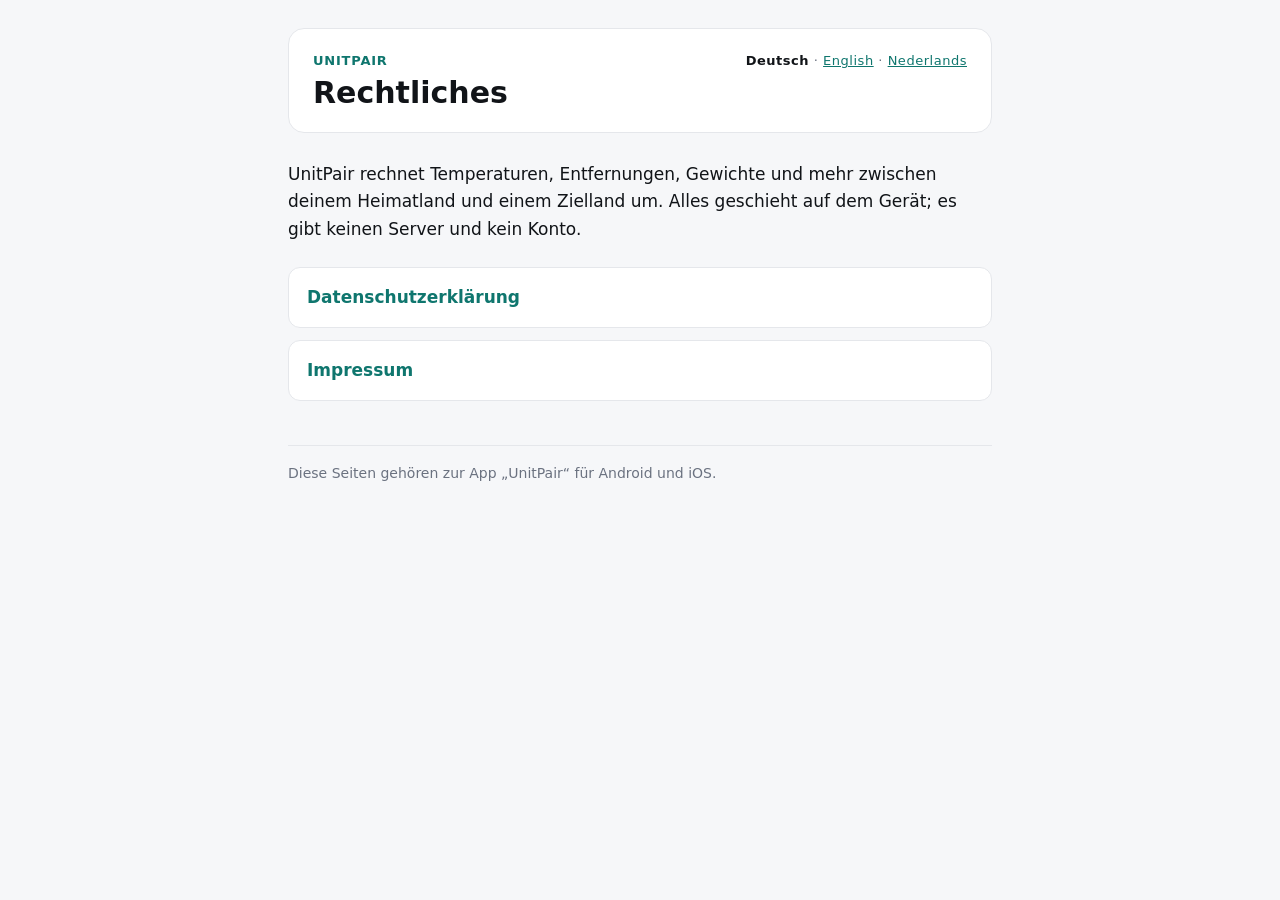
<file: index.html>
<!DOCTYPE html>
<html lang="de">
<head>
<meta charset="utf-8">
<meta name="viewport" content="width=device-width, initial-scale=1">
<meta name="robots" content="noindex, nofollow">
<title>UnitPair · Rechtliches</title>
<link rel="icon" type="image/png" sizes="32x32" href="favicon-32.png">
<link rel="apple-touch-icon" sizes="180x180" href="favicon-180.png">
<link rel="stylesheet" href="stil.css">
</head>
<body>
<main>
<header>
  <nav class="sprachen" aria-label="Sprache"><span aria-current="true">Deutsch</span> · <a href="en/" hreflang="en" lang="en">English</a> · <a href="nl/" hreflang="nl" lang="nl">Nederlands</a></nav>
  <div class="rubrik">UnitPair</div>
  <h1>Rechtliches</h1>
</header>
<p>UnitPair rechnet Temperaturen, Entfernungen, Gewichte und mehr zwischen deinem Heimatland und einem Zielland um. Alles geschieht auf dem Gerät; es gibt keinen Server und kein Konto.</p>
<ul class="stapel">
<li><a href="de/datenschutz.html">Datenschutzerklärung</a></li>
<li><a href="de/impressum.html">Impressum</a></li>
</ul>
<footer>Diese Seiten gehören zur App „UnitPair“ für Android und iOS.</footer>
</main>
</body>
</html>
</file>
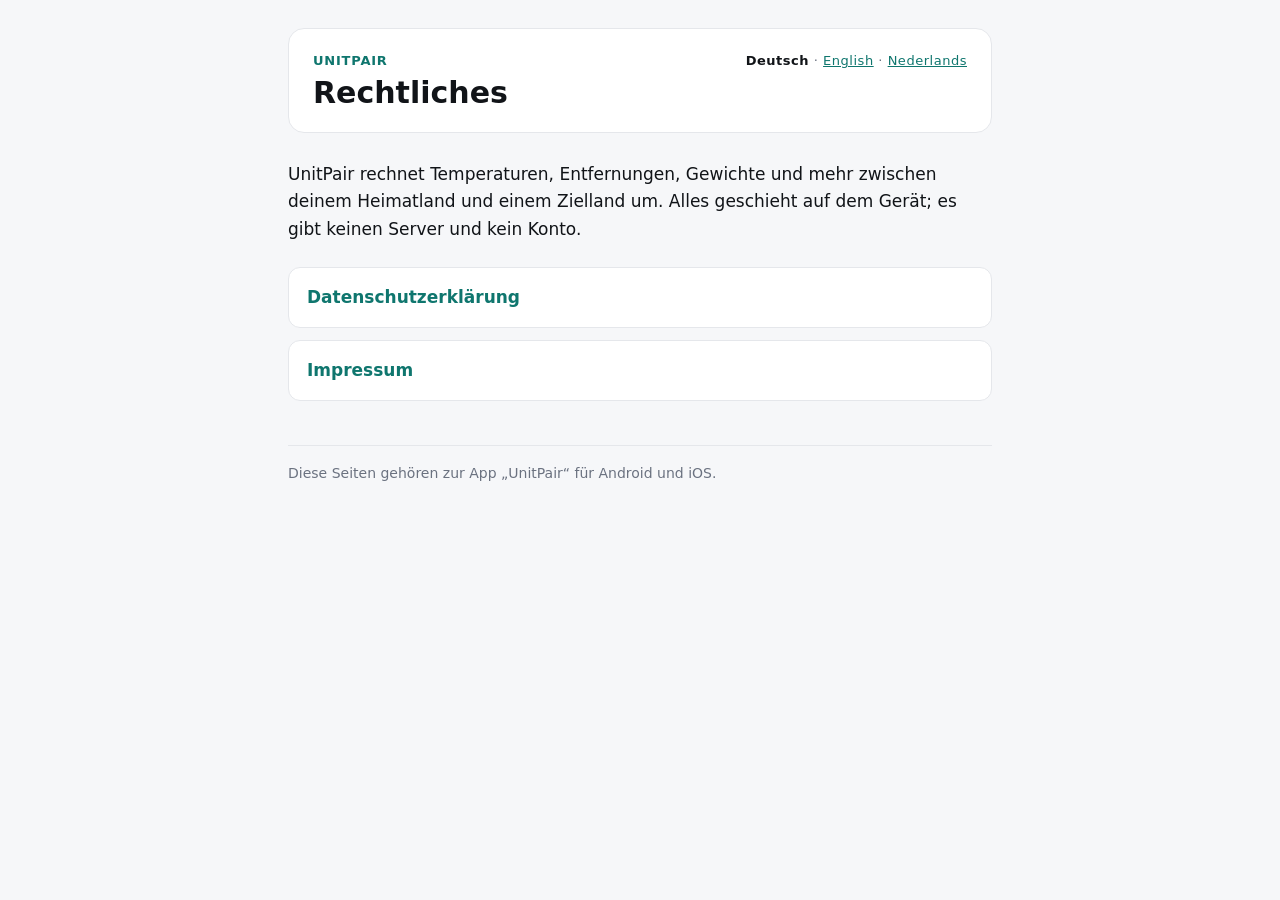
<file: de/index.html>
<!DOCTYPE html>
<html lang="de">
<head>
<meta charset="utf-8">
<meta name="viewport" content="width=device-width, initial-scale=1">
<meta name="robots" content="noindex, nofollow">
<title>UnitPair · Rechtliches</title>
<link rel="icon" type="image/png" sizes="32x32" href="../favicon-32.png">
<link rel="apple-touch-icon" sizes="180x180" href="../favicon-180.png">
<link rel="stylesheet" href="../stil.css">
</head>
<body>
<main>
<header>
  <nav class="sprachen" aria-label="Sprache"><span aria-current="true">Deutsch</span> · <a href="../en/" hreflang="en" lang="en">English</a> · <a href="../nl/" hreflang="nl" lang="nl">Nederlands</a></nav>
  <div class="rubrik">UnitPair</div>
  <h1>Rechtliches</h1>
</header>
<p>UnitPair rechnet Temperaturen, Entfernungen, Gewichte und mehr zwischen deinem Heimatland und einem Zielland um. Alles geschieht auf dem Gerät; es gibt keinen Server und kein Konto.</p>
<ul class="stapel">
<li><a href="datenschutz.html">Datenschutzerklärung</a></li>
<li><a href="impressum.html">Impressum</a></li>
</ul>
<footer>Diese Seiten gehören zur App „UnitPair“ für Android und iOS.</footer>
</main>
</body>
</html>
</file>
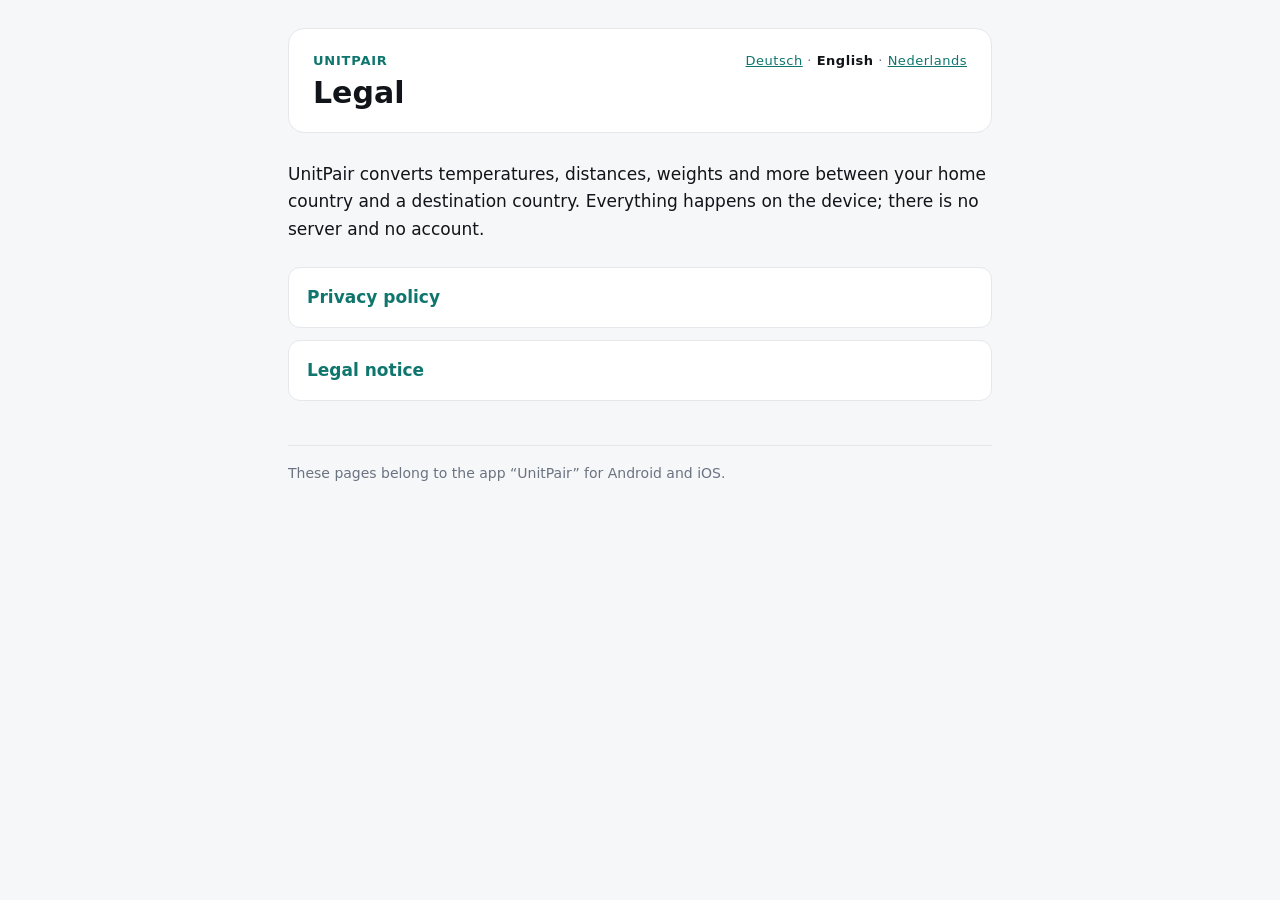
<file: en/index.html>
<!DOCTYPE html>
<html lang="en">
<head>
<meta charset="utf-8">
<meta name="viewport" content="width=device-width, initial-scale=1">
<meta name="robots" content="noindex, nofollow">
<title>UnitPair · Legal</title>
<link rel="icon" type="image/png" sizes="32x32" href="../favicon-32.png">
<link rel="apple-touch-icon" sizes="180x180" href="../favicon-180.png">
<link rel="stylesheet" href="../stil.css">
</head>
<body>
<main>
<header>
  <nav class="sprachen" aria-label="Language"><a href="../de/" hreflang="de" lang="de">Deutsch</a> · <span aria-current="true">English</span> · <a href="../nl/" hreflang="nl" lang="nl">Nederlands</a></nav>
  <div class="rubrik">UnitPair</div>
  <h1>Legal</h1>
</header>
<p>UnitPair converts temperatures, distances, weights and more between your home country and a destination country. Everything happens on the device; there is no server and no account.</p>
<ul class="stapel">
<li><a href="datenschutz.html">Privacy policy</a></li>
<li><a href="impressum.html">Legal notice</a></li>
</ul>
<footer>These pages belong to the app “UnitPair” for Android and iOS.</footer>
</main>
</body>
</html>
</file>
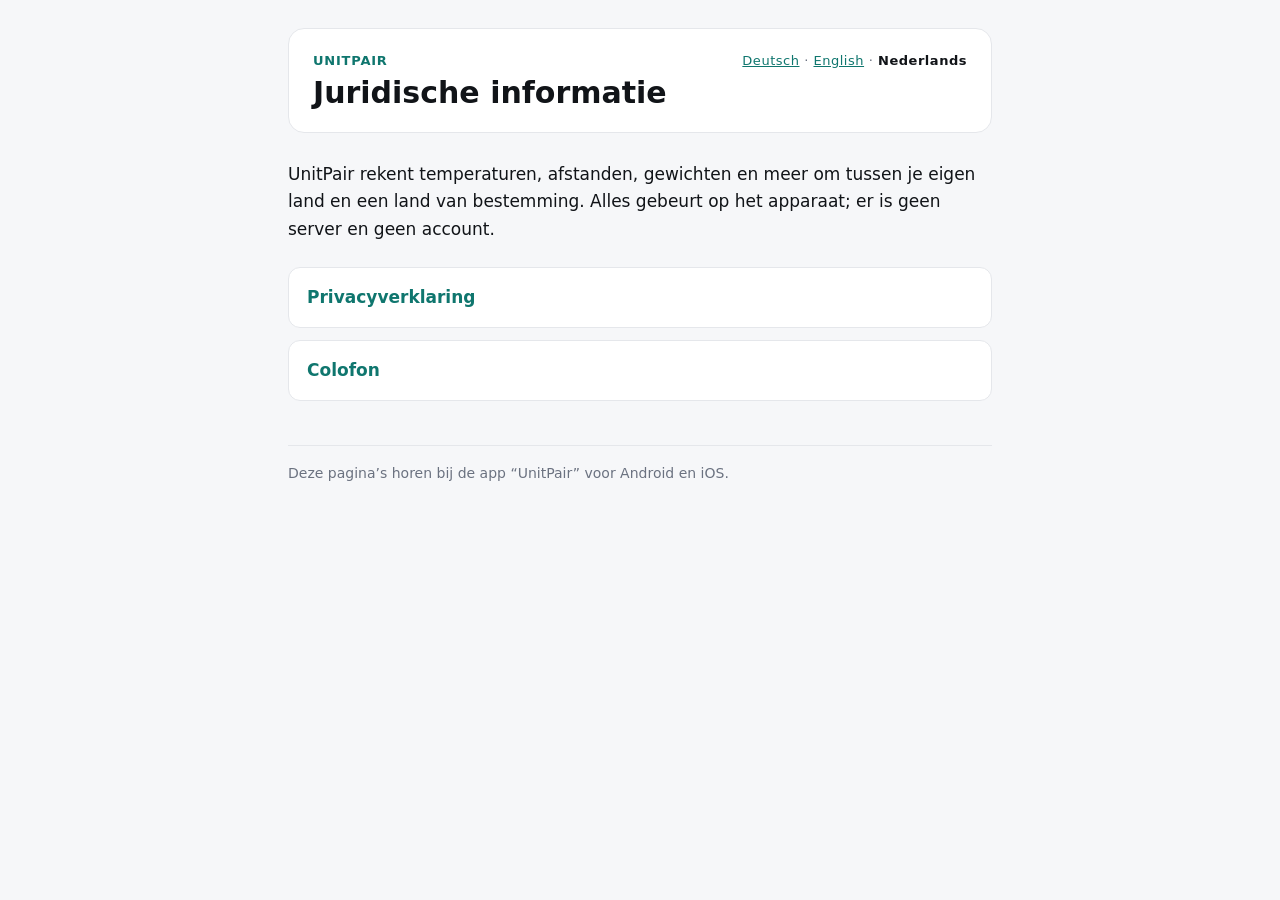
<file: nl/index.html>
<!DOCTYPE html>
<html lang="nl">
<head>
<meta charset="utf-8">
<meta name="viewport" content="width=device-width, initial-scale=1">
<meta name="robots" content="noindex, nofollow">
<title>UnitPair · Juridische informatie</title>
<link rel="icon" type="image/png" sizes="32x32" href="../favicon-32.png">
<link rel="apple-touch-icon" sizes="180x180" href="../favicon-180.png">
<link rel="stylesheet" href="../stil.css">
</head>
<body>
<main>
<header>
  <nav class="sprachen" aria-label="Taal"><a href="../de/" hreflang="de" lang="de">Deutsch</a> · <a href="../en/" hreflang="en" lang="en">English</a> · <span aria-current="true">Nederlands</span></nav>
  <div class="rubrik">UnitPair</div>
  <h1>Juridische informatie</h1>
</header>
<p>UnitPair rekent temperaturen, afstanden, gewichten en meer om tussen je eigen land en een land van bestemming. Alles gebeurt op het apparaat; er is geen server en geen account.</p>
<ul class="stapel">
<li><a href="datenschutz.html">Privacyverklaring</a></li>
<li><a href="impressum.html">Colofon</a></li>
</ul>
<footer>Deze pagina’s horen bij de app “UnitPair” voor Android en iOS.</footer>
</main>
</body>
</html>
</file>
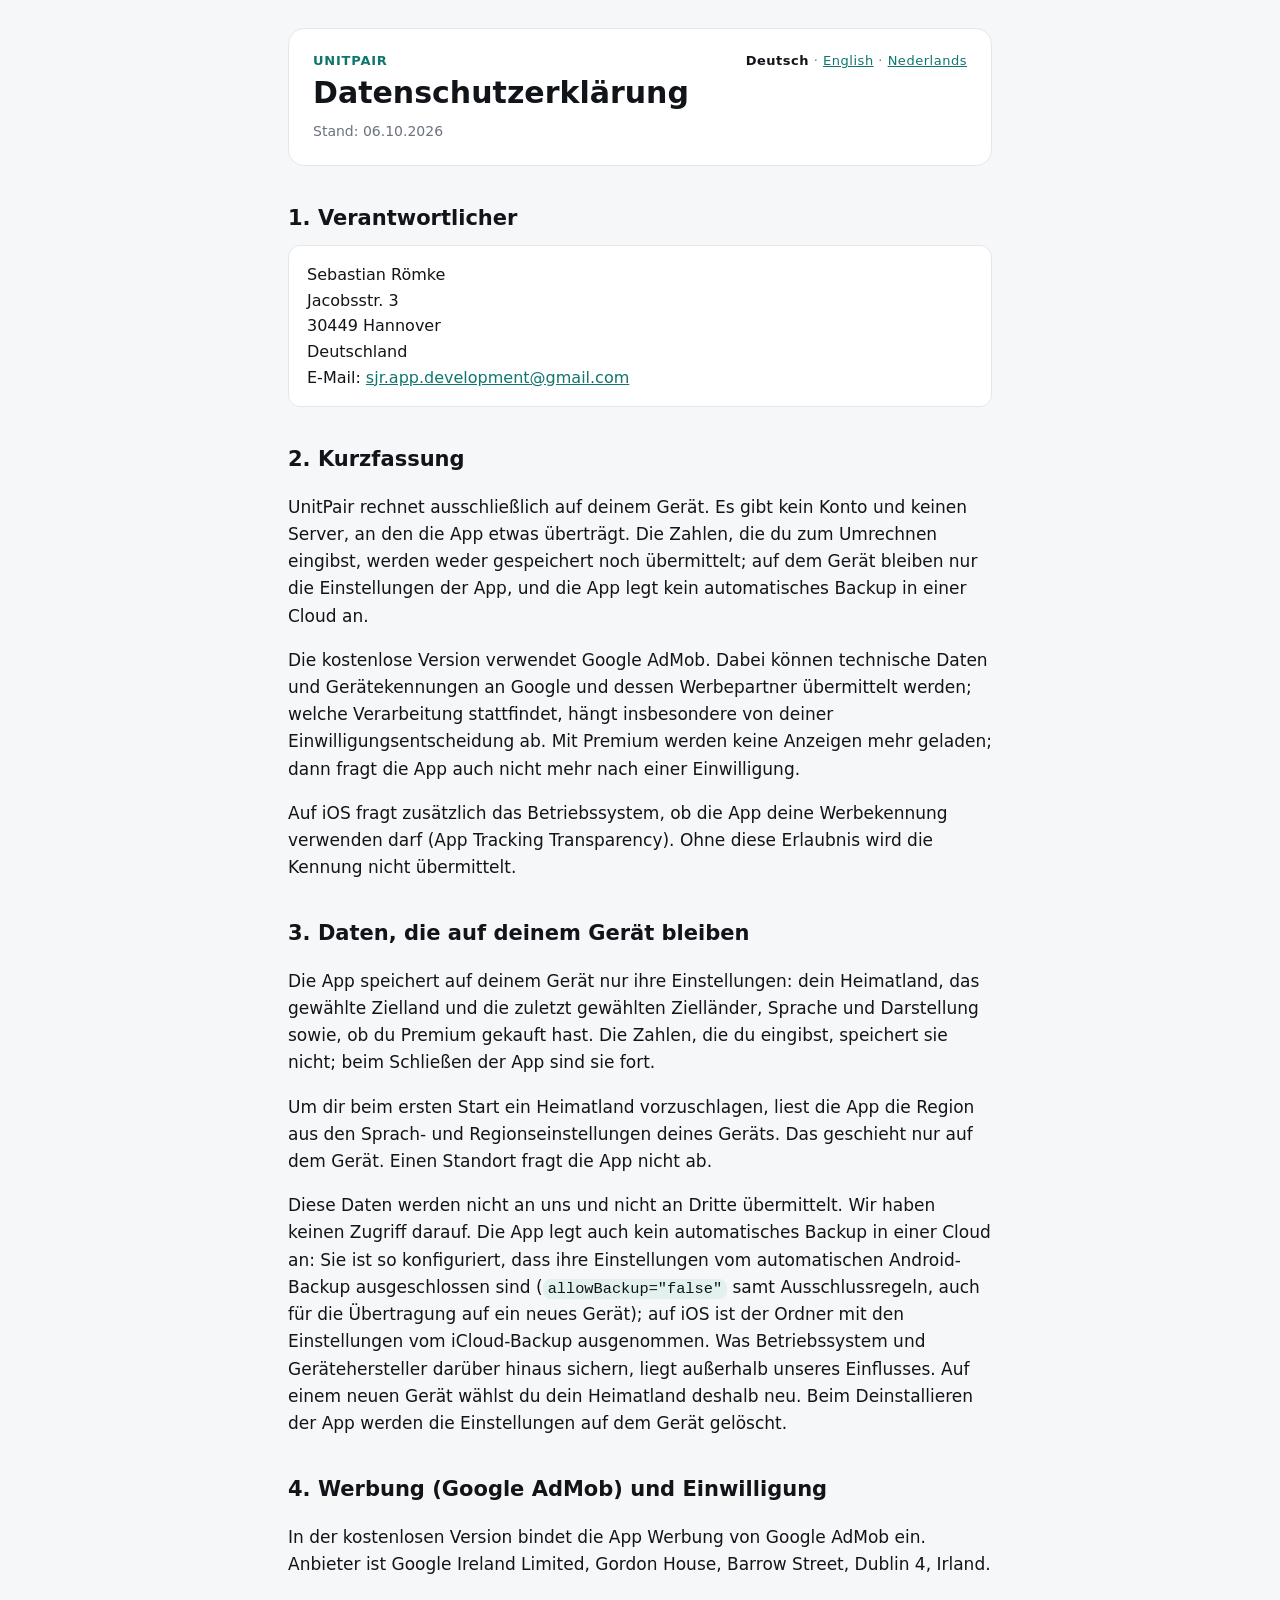
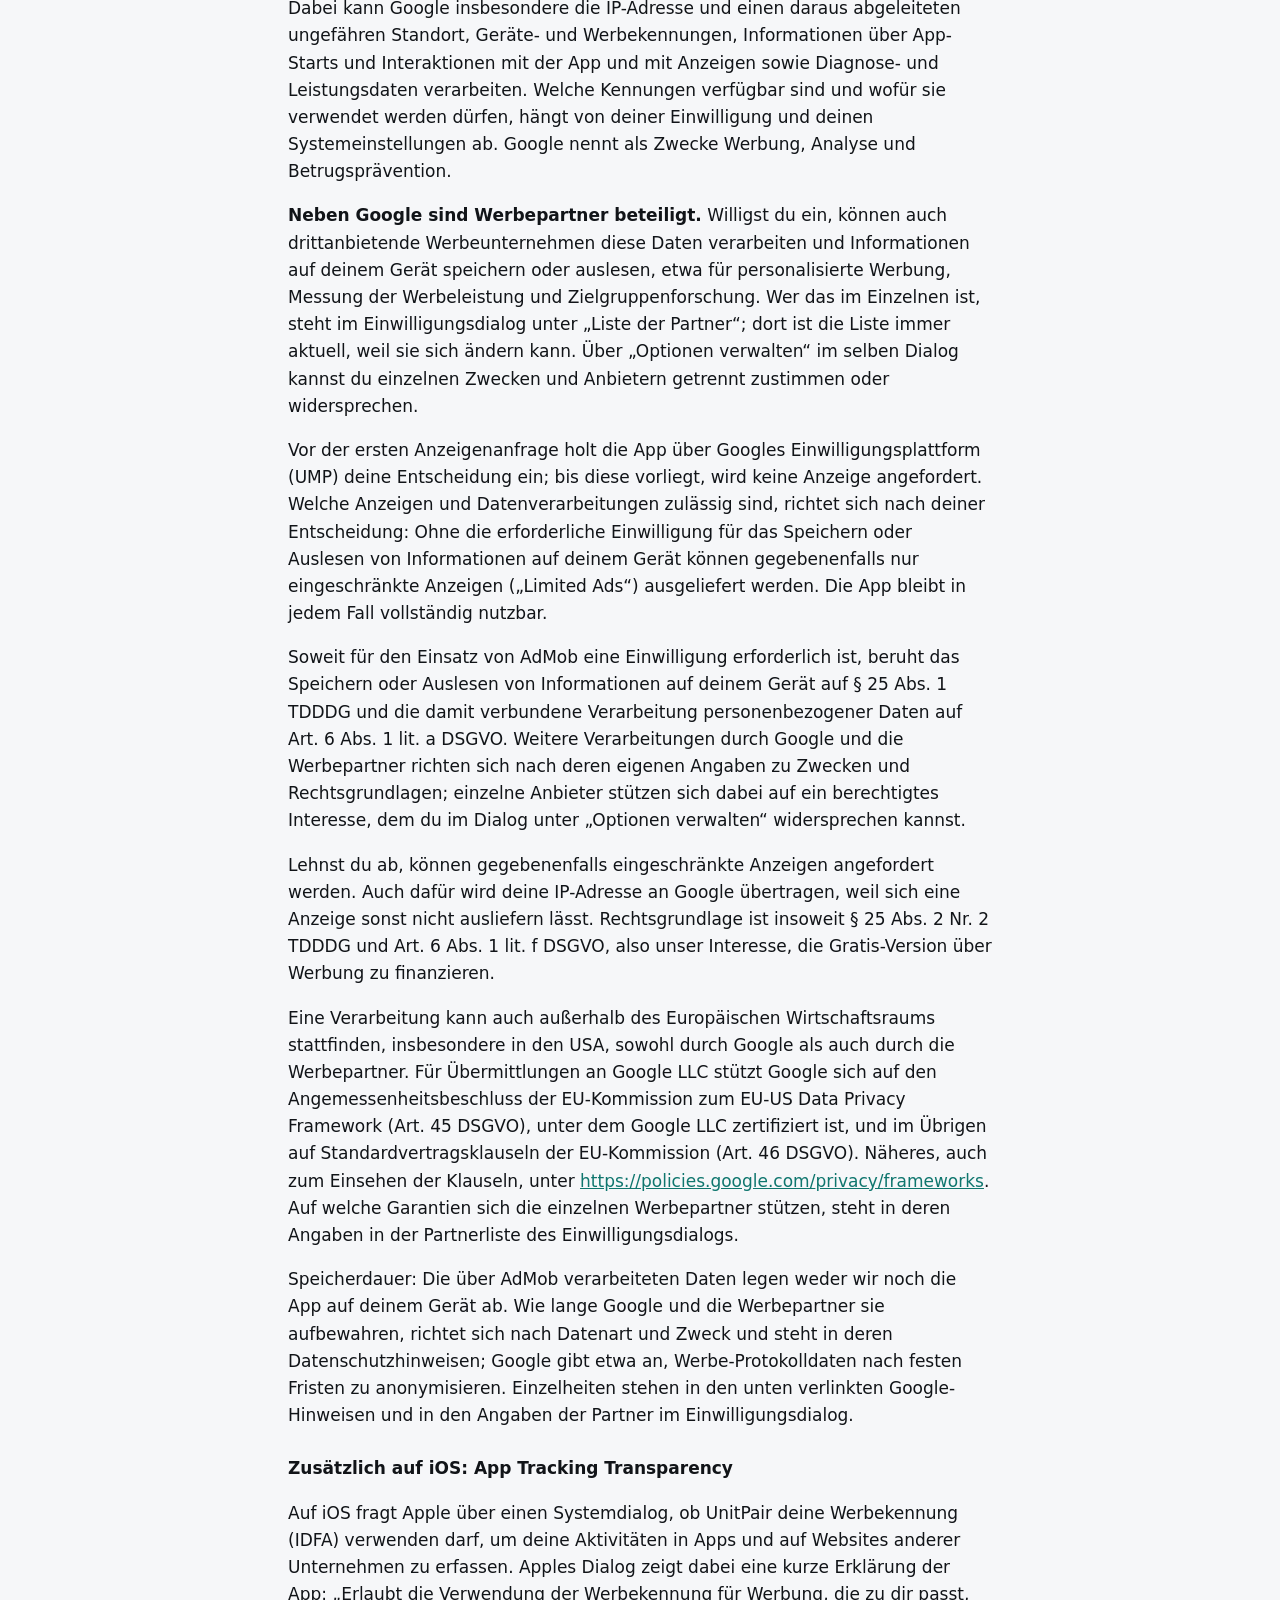
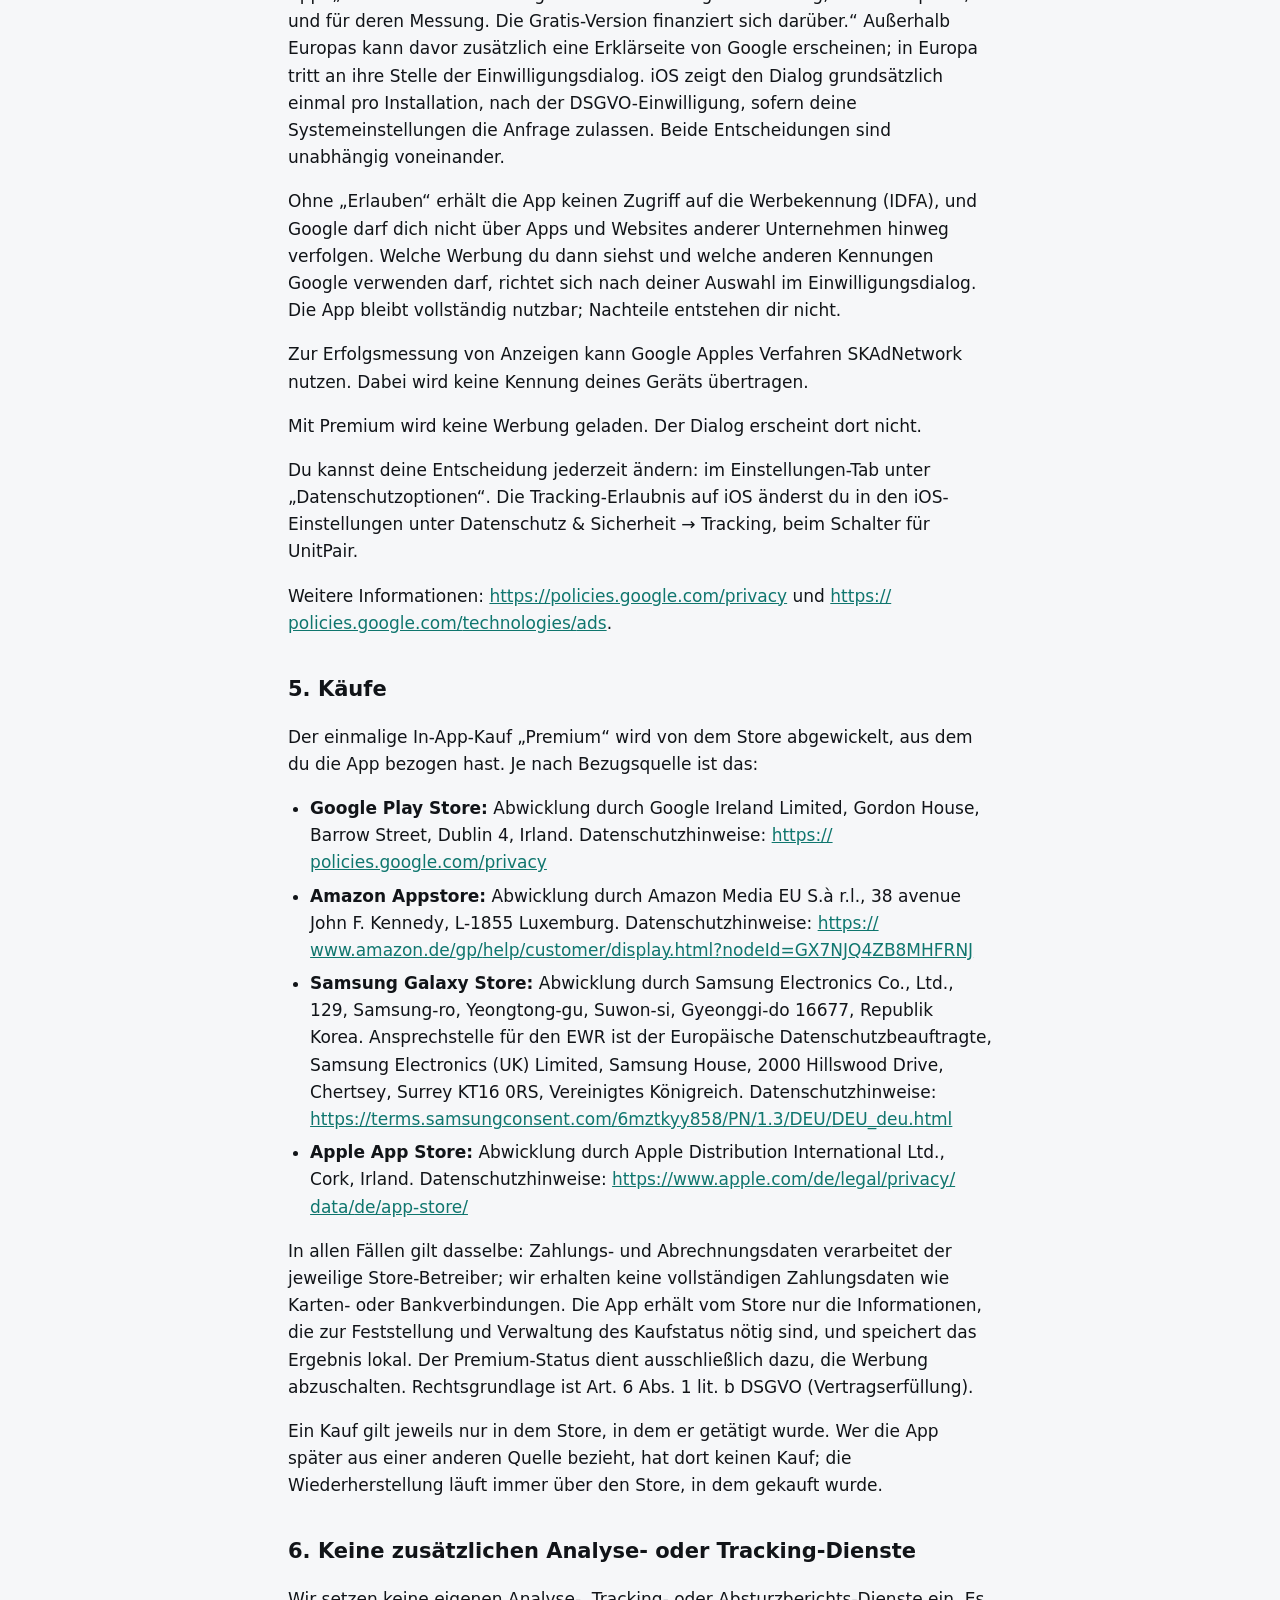
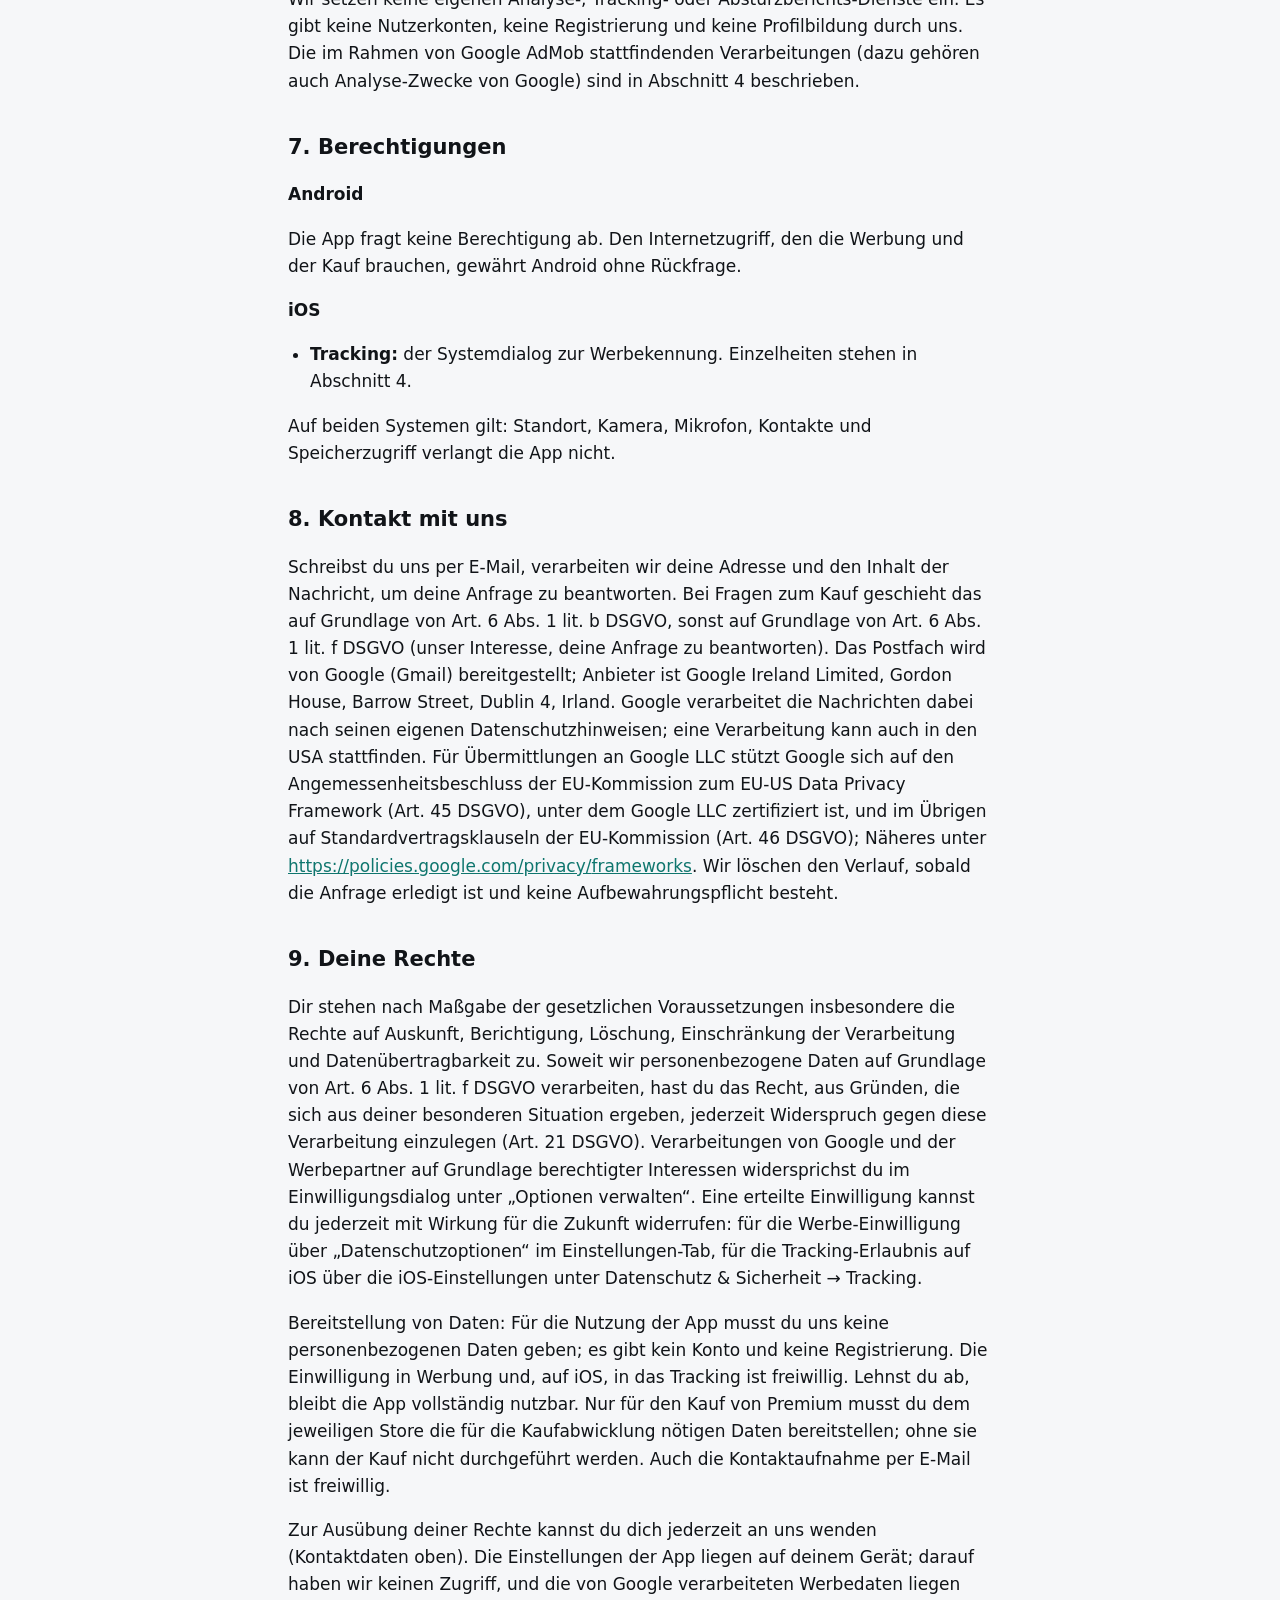
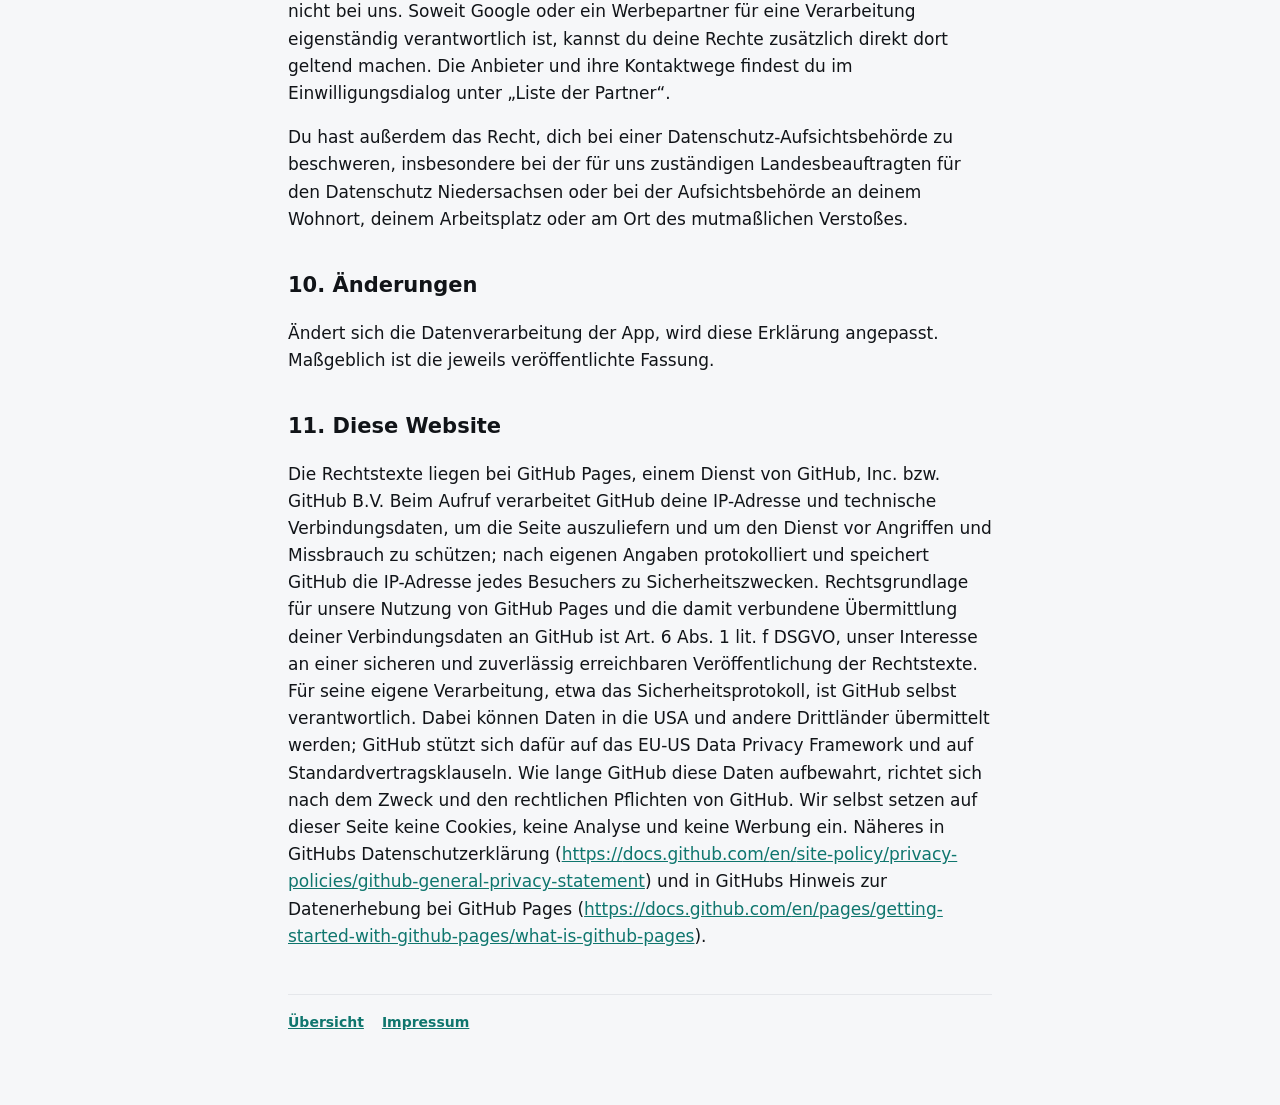
<file: datenschutz.html>
<!DOCTYPE html>
<html lang="de">
<head>
<meta charset="utf-8">
<meta name="viewport" content="width=device-width, initial-scale=1">
<meta name="robots" content="noindex, nofollow">
<title>Datenschutzerklärung · UnitPair</title>
<link rel="icon" type="image/png" sizes="32x32" href="favicon-32.png">
<link rel="apple-touch-icon" sizes="180x180" href="favicon-180.png">
<link rel="stylesheet" href="stil.css">
</head>
<body>
<main>
<header>
  <nav class="sprachen" aria-label="Sprache"><span aria-current="true">Deutsch</span> · <a href="en/datenschutz.html" hreflang="en" lang="en">English</a> · <a href="nl/datenschutz.html" hreflang="nl" lang="nl">Nederlands</a></nav>
  <div class="rubrik">UnitPair</div>
  <h1>Datenschutzerklärung</h1>
  <p class="stand">Stand: 06.10.2026</p>
</header>

<h2>1. Verantwortlicher</h2>
<address>Sebastian Römke
Jacobsstr. 3
30449 Hannover
Deutschland
E-Mail: <a href="mailto:sjr.app.development@gmail.com">sjr.app.development@gmail.com</a></address>

<h2>2. Kurzfassung</h2>
<p>UnitPair rechnet ausschließlich auf deinem Gerät. Es gibt kein Konto und
keinen Server, an den die App etwas überträgt. Die Zahlen, die du zum
Umrechnen eingibst, werden weder gespeichert noch übermittelt; auf dem Gerät
bleiben nur die Einstellungen der App, und die App legt kein automatisches
Backup in einer Cloud an.</p>

<p>Die kostenlose Version verwendet Google AdMob. Dabei können technische Daten
und Gerätekennungen an Google und dessen Werbepartner übermittelt werden;
welche Verarbeitung stattfindet, hängt insbesondere von deiner
Einwilligungsentscheidung ab. Mit Premium werden keine Anzeigen mehr geladen;
dann fragt die App auch nicht mehr nach einer Einwilligung.</p>

<p>Auf iOS fragt zusätzlich das Betriebssystem, ob die App deine Werbekennung
verwenden darf (App Tracking Transparency). Ohne diese Erlaubnis wird die
Kennung nicht übermittelt.</p>

<h2>3. Daten, die auf deinem Gerät bleiben</h2>
<p>Die App speichert auf deinem Gerät nur ihre Einstellungen: dein Heimatland,
das gewählte Zielland und die zuletzt gewählten Zielländer, Sprache und
Darstellung sowie, ob du Premium gekauft hast. Die Zahlen, die du eingibst,
speichert sie nicht; beim Schließen der App sind sie fort.</p>

<p>Um dir beim ersten Start ein Heimatland vorzuschlagen, liest die App die
Region aus den Sprach- und Regionseinstellungen deines Geräts. Das geschieht
nur auf dem Gerät. Einen Standort fragt die App nicht ab.</p>

<p>Diese Daten werden nicht an uns und nicht an Dritte übermittelt. Wir haben
keinen Zugriff darauf. Die App legt auch kein automatisches Backup in einer
Cloud an: Sie ist so konfiguriert, dass ihre Einstellungen vom
automatischen Android-Backup ausgeschlossen sind (<code>allowBackup="false"</code>
samt Ausschlussregeln, auch für die Übertragung auf ein neues Gerät); auf
iOS ist der Ordner mit den Einstellungen vom iCloud-Backup ausgenommen. Was
Betriebssystem und Gerätehersteller darüber hinaus sichern, liegt außerhalb
unseres Einflusses. Auf einem neuen Gerät wählst du dein Heimatland deshalb
neu. Beim Deinstallieren der App werden die Einstellungen auf dem Gerät
gelöscht.</p>

<h2>4. Werbung (Google AdMob) und Einwilligung</h2>
<p>In der kostenlosen Version bindet die App Werbung von Google AdMob ein.
Anbieter ist Google Ireland Limited, Gordon House, Barrow Street, Dublin 4,
Irland.</p>

<p>Dabei kann Google insbesondere die IP-Adresse und einen daraus abgeleiteten
ungefähren Standort, Geräte- und Werbekennungen, Informationen über
App-Starts und Interaktionen mit der App und mit Anzeigen sowie Diagnose- und
Leistungsdaten verarbeiten. Welche Kennungen verfügbar sind und wofür sie
verwendet werden dürfen, hängt von deiner Einwilligung und deinen
Systemeinstellungen ab. Google nennt als Zwecke Werbung, Analyse und
Betrugsprävention.</p>

<p><strong>Neben Google sind Werbepartner beteiligt.</strong> Willigst du ein, können auch
drittanbietende Werbeunternehmen diese Daten verarbeiten und Informationen auf
deinem Gerät speichern oder auslesen, etwa für personalisierte Werbung,
Messung der Werbeleistung und Zielgruppenforschung. Wer das im Einzelnen ist,
steht im Einwilligungsdialog unter „Liste der Partner“; dort ist die Liste
immer aktuell, weil sie sich ändern kann. Über „Optionen verwalten“ im selben
Dialog kannst du einzelnen Zwecken und Anbietern getrennt zustimmen oder
widersprechen.</p>

<p>Vor der ersten Anzeigenanfrage holt die App über Googles
Einwilligungsplattform (UMP) deine Entscheidung ein; bis diese vorliegt,
wird keine Anzeige angefordert. Welche Anzeigen und Datenverarbeitungen
zulässig sind, richtet sich nach deiner Entscheidung: Ohne die erforderliche
Einwilligung für das Speichern oder Auslesen von Informationen auf deinem
Gerät können gegebenenfalls nur eingeschränkte Anzeigen („Limited Ads“)
ausgeliefert werden. Die App bleibt in jedem Fall vollständig nutzbar.</p>

<p>Soweit für den Einsatz von AdMob eine Einwilligung erforderlich ist, beruht
das Speichern oder Auslesen von Informationen auf deinem Gerät auf § 25
Abs. 1 TDDDG und die damit verbundene Verarbeitung personenbezogener Daten
auf Art. 6 Abs. 1 lit. a DSGVO. Weitere Verarbeitungen durch Google und die
Werbepartner richten sich nach deren eigenen Angaben zu Zwecken und
Rechtsgrundlagen; einzelne Anbieter stützen sich dabei auf ein berechtigtes
Interesse, dem du im Dialog unter „Optionen verwalten“ widersprechen kannst.</p>

<p>Lehnst du ab, können gegebenenfalls eingeschränkte Anzeigen angefordert
werden. Auch dafür wird deine IP-Adresse an Google übertragen, weil sich eine
Anzeige sonst nicht ausliefern lässt. Rechtsgrundlage ist insoweit § 25
Abs. 2 Nr. 2 TDDDG und Art. 6 Abs. 1 lit. f DSGVO, also unser Interesse, die
Gratis-Version über Werbung zu finanzieren.</p>

<p>Eine Verarbeitung kann auch außerhalb des Europäischen Wirtschaftsraums
stattfinden, insbesondere in den USA, sowohl durch Google als auch durch die
Werbepartner. Für Übermittlungen an Google LLC stützt Google sich auf den
Angemessenheitsbeschluss der EU-Kommission zum EU-US Data Privacy Framework
(Art. 45 DSGVO), unter dem Google LLC zertifiziert ist, und im Übrigen auf
Standardvertragsklauseln der EU-Kommission (Art. 46 DSGVO). Näheres, auch zum
Einsehen der Klauseln, unter <a href="https://policies.google.com/privacy/frameworks">https://<wbr>policies.google.com/<wbr>privacy/<wbr>frameworks</a>.
Auf welche Garantien sich die einzelnen Werbepartner stützen, steht in deren
Angaben in der Partnerliste des Einwilligungsdialogs.</p>

<p>Speicherdauer: Die über AdMob verarbeiteten Daten legen weder wir noch die
App auf deinem Gerät ab. Wie lange Google und die Werbepartner sie
aufbewahren, richtet sich nach Datenart und Zweck und steht in deren
Datenschutzhinweisen; Google gibt etwa an, Werbe-Protokolldaten nach festen
Fristen zu anonymisieren. Einzelheiten stehen in den unten verlinkten
Google-Hinweisen und in den Angaben der Partner im Einwilligungsdialog.</p>

<h3>Zusätzlich auf iOS: App Tracking Transparency</h3>
<p>Auf iOS fragt Apple über einen Systemdialog, ob UnitPair deine Werbekennung
(IDFA) verwenden darf, um deine Aktivitäten in Apps und auf Websites anderer
Unternehmen zu erfassen. Apples Dialog zeigt dabei eine kurze Erklärung der
App: „Erlaubt die Verwendung der Werbekennung für Werbung, die zu dir passt,
und für deren Messung. Die Gratis-Version finanziert sich darüber.“
Außerhalb Europas kann davor zusätzlich eine Erklärseite von Google
erscheinen; in Europa tritt an ihre Stelle der Einwilligungsdialog. iOS zeigt
den Dialog grundsätzlich einmal pro Installation, nach der
DSGVO-Einwilligung, sofern deine Systemeinstellungen die Anfrage zulassen.
Beide Entscheidungen sind unabhängig voneinander.</p>

<p>Ohne „Erlauben“ erhält die App keinen Zugriff auf die Werbekennung (IDFA),
und Google darf dich nicht über Apps und Websites anderer Unternehmen hinweg
verfolgen. Welche Werbung du dann siehst und welche anderen Kennungen Google
verwenden darf, richtet sich nach deiner Auswahl im Einwilligungsdialog. Die
App bleibt vollständig nutzbar; Nachteile entstehen dir nicht.</p>

<p>Zur Erfolgsmessung von Anzeigen kann Google Apples Verfahren SKAdNetwork
nutzen. Dabei wird keine Kennung deines Geräts übertragen.</p>

<p>Mit Premium wird keine Werbung geladen. Der Dialog erscheint dort nicht.</p>

<p>Du kannst deine Entscheidung jederzeit ändern: im Einstellungen-Tab unter
„Datenschutzoptionen“. Die Tracking-Erlaubnis auf iOS änderst du in den
iOS-Einstellungen unter Datenschutz &amp; Sicherheit → Tracking, beim Schalter
für UnitPair.</p>

<p>Weitere Informationen: <a href="https://policies.google.com/privacy">https://<wbr>policies.google.com/<wbr>privacy</a> und
<a href="https://policies.google.com/technologies/ads">https://<wbr>policies.google.com/<wbr>technologies/<wbr>ads</a>.</p>

<h2>5. Käufe</h2>
<p>Der einmalige In-App-Kauf „Premium“ wird von dem Store abgewickelt, aus dem du
die App bezogen hast. Je nach Bezugsquelle ist das:</p>

<ul>
<li><strong>Google Play Store:</strong> Abwicklung durch Google Ireland Limited, Gordon
House, Barrow Street, Dublin 4, Irland. Datenschutzhinweise:
<a href="https://policies.google.com/privacy">https://<wbr>policies.google.com/<wbr>privacy</a></li>
<li><strong>Amazon Appstore:</strong> Abwicklung durch Amazon Media EU S.à r.l., 38 avenue
John F. Kennedy, L-1855 Luxemburg. Datenschutzhinweise:
<a href="https://www.amazon.de/gp/help/customer/display.html?nodeId=GX7NJQ4ZB8MHFRNJ">https://<wbr>www.amazon.de/<wbr>gp/<wbr>help/<wbr>customer/<wbr>display.html?<wbr>nodeId=GX7NJQ4ZB8MHFRNJ</a></li>
<li><strong>Samsung Galaxy Store:</strong> Abwicklung durch Samsung Electronics Co., Ltd.,
129, Samsung-ro, Yeongtong-gu, Suwon-si, Gyeonggi-do 16677, Republik
Korea. Ansprechstelle für den EWR ist der Europäische
Datenschutzbeauftragte, Samsung Electronics (UK) Limited, Samsung House,
2000 Hillswood Drive, Chertsey, Surrey KT16 0RS, Vereinigtes Königreich.
Datenschutzhinweise:
<a href="https://terms.samsungconsent.com/6mztkyy858/PN/1.3/DEU/DEU_deu.html">https://<wbr>terms.samsungconsent.com/<wbr>6mztkyy858/<wbr>PN/<wbr>1.3/<wbr>DEU/<wbr>DEU_deu.html</a></li>
<li><strong>Apple App Store:</strong> Abwicklung durch Apple Distribution International
Ltd., Cork, Irland. Datenschutzhinweise:
<a href="https://www.apple.com/de/legal/privacy/data/de/app-store/">https://<wbr>www.apple.com/<wbr>de/<wbr>legal/<wbr>privacy/<wbr>data/<wbr>de/<wbr>app-store/</a></li>
</ul>

<p>In allen Fällen gilt dasselbe: Zahlungs- und Abrechnungsdaten verarbeitet der
jeweilige Store-Betreiber; wir erhalten keine vollständigen Zahlungsdaten wie
Karten- oder Bankverbindungen. Die App erhält vom Store nur die Informationen,
die zur Feststellung und Verwaltung des Kaufstatus nötig sind, und speichert
das Ergebnis lokal. Der Premium-Status dient ausschließlich dazu, die Werbung
abzuschalten. Rechtsgrundlage ist
Art. 6 Abs. 1 lit. b DSGVO (Vertragserfüllung).</p>

<p>Ein Kauf gilt jeweils nur in dem Store, in dem er getätigt wurde. Wer die App
später aus einer anderen Quelle bezieht, hat dort keinen Kauf; die
Wiederherstellung läuft immer über den Store, in dem gekauft wurde.</p>

<h2>6. Keine zusätzlichen Analyse- oder Tracking-Dienste</h2>
<p>Wir setzen keine eigenen Analyse-, Tracking- oder Absturzberichts-Dienste
ein. Es gibt keine Nutzerkonten, keine Registrierung und keine
Profilbildung durch uns. Die im Rahmen von Google AdMob stattfindenden
Verarbeitungen (dazu gehören auch Analyse-Zwecke von Google) sind in
Abschnitt 4 beschrieben.</p>

<h2>7. Berechtigungen</h2>
<p><strong>Android</strong></p>

<p>Die App fragt keine Berechtigung ab. Den Internetzugriff, den die Werbung
und der Kauf brauchen, gewährt Android ohne Rückfrage.</p>

<p><strong>iOS</strong></p>

<ul>
<li><strong>Tracking:</strong> der Systemdialog zur Werbekennung. Einzelheiten stehen in
Abschnitt 4.</li>
</ul>

<p>Auf beiden Systemen gilt: Standort, Kamera, Mikrofon, Kontakte und
Speicherzugriff verlangt die App nicht.</p>

<h2>8. Kontakt mit uns</h2>
<p>Schreibst du uns per E-Mail, verarbeiten wir deine Adresse und den Inhalt der
Nachricht, um deine Anfrage zu beantworten. Bei Fragen zum Kauf geschieht das
auf Grundlage von Art. 6 Abs. 1 lit. b DSGVO, sonst auf Grundlage von
Art. 6 Abs. 1 lit. f DSGVO (unser Interesse, deine Anfrage zu beantworten).
Das Postfach wird von Google (Gmail) bereitgestellt; Anbieter ist Google
Ireland Limited, Gordon House, Barrow Street, Dublin 4, Irland. Google
verarbeitet die Nachrichten dabei nach seinen eigenen Datenschutzhinweisen;
eine Verarbeitung kann auch in den USA stattfinden. Für Übermittlungen an
Google LLC stützt Google sich auf den Angemessenheitsbeschluss der
EU-Kommission zum EU-US Data Privacy Framework (Art. 45 DSGVO), unter dem
Google LLC zertifiziert ist, und im Übrigen auf Standardvertragsklauseln der
EU-Kommission (Art. 46 DSGVO); Näheres unter
<a href="https://policies.google.com/privacy/frameworks">https://<wbr>policies.google.com/<wbr>privacy/<wbr>frameworks</a>. Wir löschen den Verlauf,
sobald die Anfrage erledigt ist und keine Aufbewahrungspflicht besteht.</p>

<h2>9. Deine Rechte</h2>
<p>Dir stehen nach Maßgabe der gesetzlichen Voraussetzungen insbesondere die
Rechte auf Auskunft, Berichtigung, Löschung, Einschränkung der Verarbeitung
und Datenübertragbarkeit zu. Soweit wir personenbezogene Daten auf Grundlage
von Art. 6 Abs. 1 lit. f DSGVO verarbeiten, hast du das Recht, aus Gründen,
die sich aus deiner besonderen Situation ergeben, jederzeit Widerspruch gegen
diese Verarbeitung einzulegen (Art. 21 DSGVO). Verarbeitungen von Google und
der Werbepartner auf Grundlage berechtigter Interessen widersprichst du im
Einwilligungsdialog unter „Optionen verwalten“. Eine erteilte Einwilligung
kannst du jederzeit mit Wirkung für die Zukunft widerrufen: für die
Werbe-Einwilligung über „Datenschutzoptionen“ im Einstellungen-Tab, für die
Tracking-Erlaubnis auf iOS über die iOS-Einstellungen unter Datenschutz &amp;
Sicherheit → Tracking.</p>

<p>Bereitstellung von Daten: Für die Nutzung der App musst du uns keine
personenbezogenen Daten geben; es gibt kein Konto und keine Registrierung.
Die Einwilligung in Werbung und, auf iOS, in das Tracking ist freiwillig.
Lehnst du ab, bleibt die App vollständig nutzbar. Nur für den Kauf von
Premium musst du dem jeweiligen Store die für die Kaufabwicklung nötigen
Daten bereitstellen; ohne sie kann der Kauf nicht durchgeführt werden. Auch
die Kontaktaufnahme per E-Mail ist freiwillig.</p>

<p>Zur Ausübung deiner Rechte kannst du dich jederzeit an uns wenden
(Kontaktdaten oben). Die Einstellungen der App liegen auf deinem Gerät;
darauf haben wir keinen Zugriff, und die von Google verarbeiteten
Werbedaten liegen nicht bei uns. Soweit Google oder ein Werbepartner für eine
Verarbeitung eigenständig verantwortlich ist, kannst du deine Rechte
zusätzlich direkt dort geltend machen. Die Anbieter und ihre Kontaktwege
findest du im Einwilligungsdialog unter „Liste der Partner“.</p>

<p>Du hast außerdem das Recht, dich bei einer Datenschutz-Aufsichtsbehörde zu
beschweren, insbesondere bei der für uns zuständigen Landesbeauftragten für
den Datenschutz Niedersachsen oder bei der Aufsichtsbehörde an deinem
Wohnort, deinem Arbeitsplatz oder am Ort des mutmaßlichen Verstoßes.</p>

<h2>10. Änderungen</h2>
<p>Ändert sich die Datenverarbeitung der App, wird diese Erklärung angepasst.
Maßgeblich ist die jeweils veröffentlichte Fassung.</p>

<h2>11. Diese Website</h2>
<p>Die Rechtstexte liegen bei GitHub Pages, einem Dienst von GitHub, Inc. bzw.
GitHub B.V. Beim Aufruf verarbeitet GitHub deine IP-Adresse und technische
Verbindungsdaten, um die Seite auszuliefern und um den Dienst vor Angriffen
und Missbrauch zu schützen; nach eigenen Angaben protokolliert und speichert
GitHub die IP-Adresse jedes Besuchers zu Sicherheitszwecken. Rechtsgrundlage
für unsere Nutzung von GitHub Pages und die damit verbundene Übermittlung
deiner Verbindungsdaten an GitHub ist Art. 6 Abs. 1 lit. f DSGVO, unser
Interesse an einer sicheren und zuverlässig erreichbaren Veröffentlichung der
Rechtstexte. Für seine eigene Verarbeitung, etwa das Sicherheitsprotokoll, ist
GitHub selbst verantwortlich. Dabei können Daten in die USA und andere
Drittländer übermittelt werden; GitHub stützt sich dafür auf das EU-US Data
Privacy Framework und auf Standardvertragsklauseln. Wie lange GitHub diese
Daten aufbewahrt, richtet sich nach dem Zweck und den rechtlichen Pflichten
von GitHub. Wir selbst setzen auf dieser Seite keine Cookies, keine Analyse
und keine Werbung ein. Näheres in GitHubs Datenschutzerklärung
(<a href="https://docs.github.com/en/site-policy/privacy-policies/github-general-privacy-statement">https://<wbr>docs.github.com/<wbr>en/<wbr>site-policy/<wbr>privacy-policies/<wbr>github-general-privacy-statement</a>)
und in GitHubs Hinweis zur Datenerhebung bei GitHub Pages
(<a href="https://docs.github.com/en/pages/getting-started-with-github-pages/what-is-github-pages">https://<wbr>docs.github.com/<wbr>en/<wbr>pages/<wbr>getting-started-with-github-pages/<wbr>what-is-github-pages</a>).</p>

<footer>
<nav><a href="index.html">Übersicht</a><a href="impressum.html">Impressum</a></nav>
</footer>
</main>
</body>
</html>
</file>
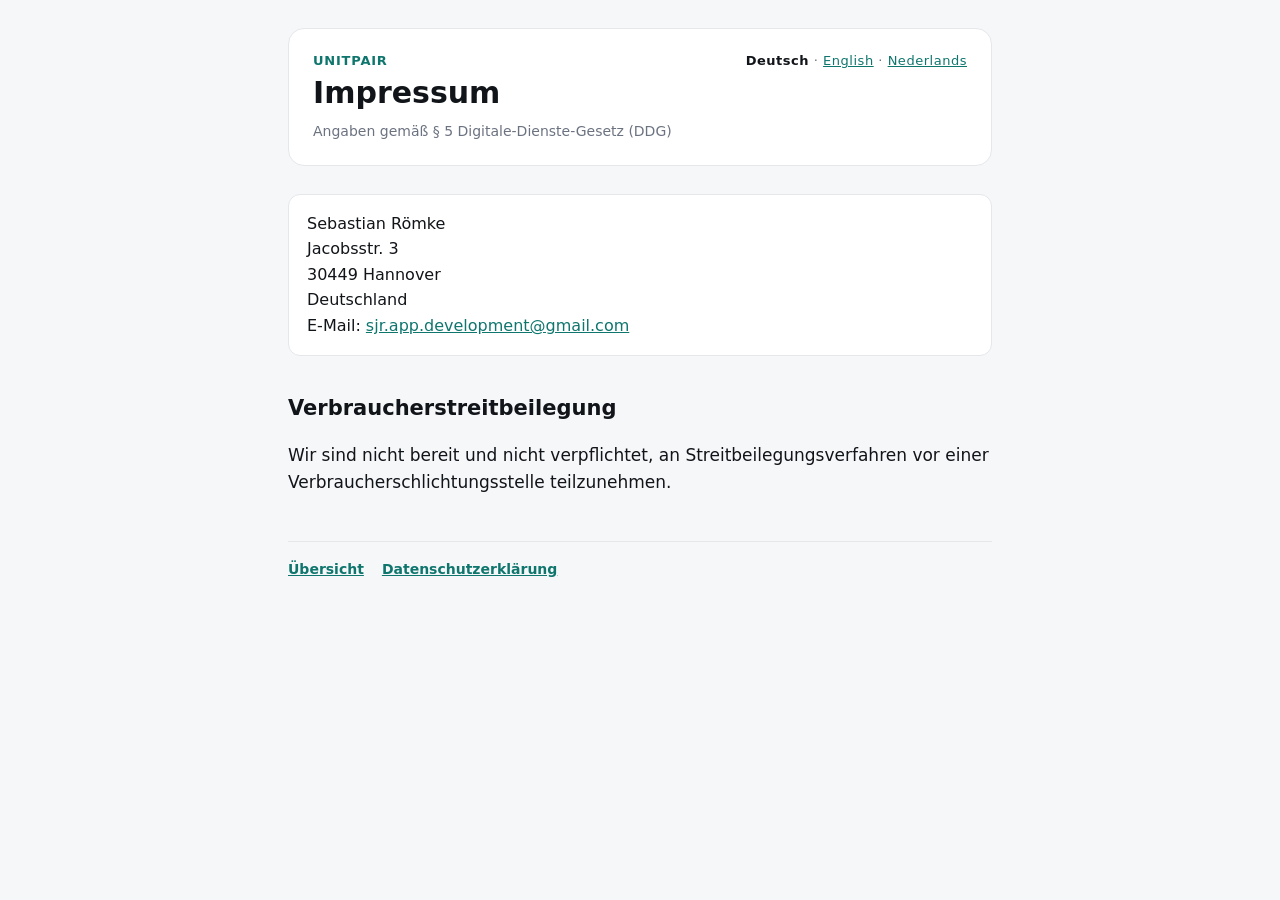
<file: impressum.html>
<!DOCTYPE html>
<html lang="de">
<head>
<meta charset="utf-8">
<meta name="viewport" content="width=device-width, initial-scale=1">
<meta name="robots" content="noindex, nofollow">
<title>Impressum · UnitPair</title>
<link rel="icon" type="image/png" sizes="32x32" href="favicon-32.png">
<link rel="apple-touch-icon" sizes="180x180" href="favicon-180.png">
<link rel="stylesheet" href="stil.css">
</head>
<body>
<main>
<header>
  <nav class="sprachen" aria-label="Sprache"><span aria-current="true">Deutsch</span> · <a href="en/impressum.html" hreflang="en" lang="en">English</a> · <a href="nl/impressum.html" hreflang="nl" lang="nl">Nederlands</a></nav>
  <div class="rubrik">UnitPair</div>
  <h1>Impressum</h1>
  <p class="stand">Angaben gemäß § 5 Digitale-Dienste-Gesetz (DDG)</p>
</header>

<address>Sebastian Römke
Jacobsstr. 3
30449 Hannover
Deutschland
E-Mail: <a href="mailto:sjr.app.development@gmail.com">sjr.app.development@gmail.com</a></address>

<h2>Verbraucherstreitbeilegung</h2>

<p>Wir sind nicht bereit und nicht verpflichtet, an Streitbeilegungsverfahren
vor einer Verbraucherschlichtungsstelle teilzunehmen.</p>

<footer>
<nav><a href="index.html">Übersicht</a><a href="datenschutz.html">Datenschutzerklärung</a></nav>
</footer>
</main>
</body>
</html>
</file>
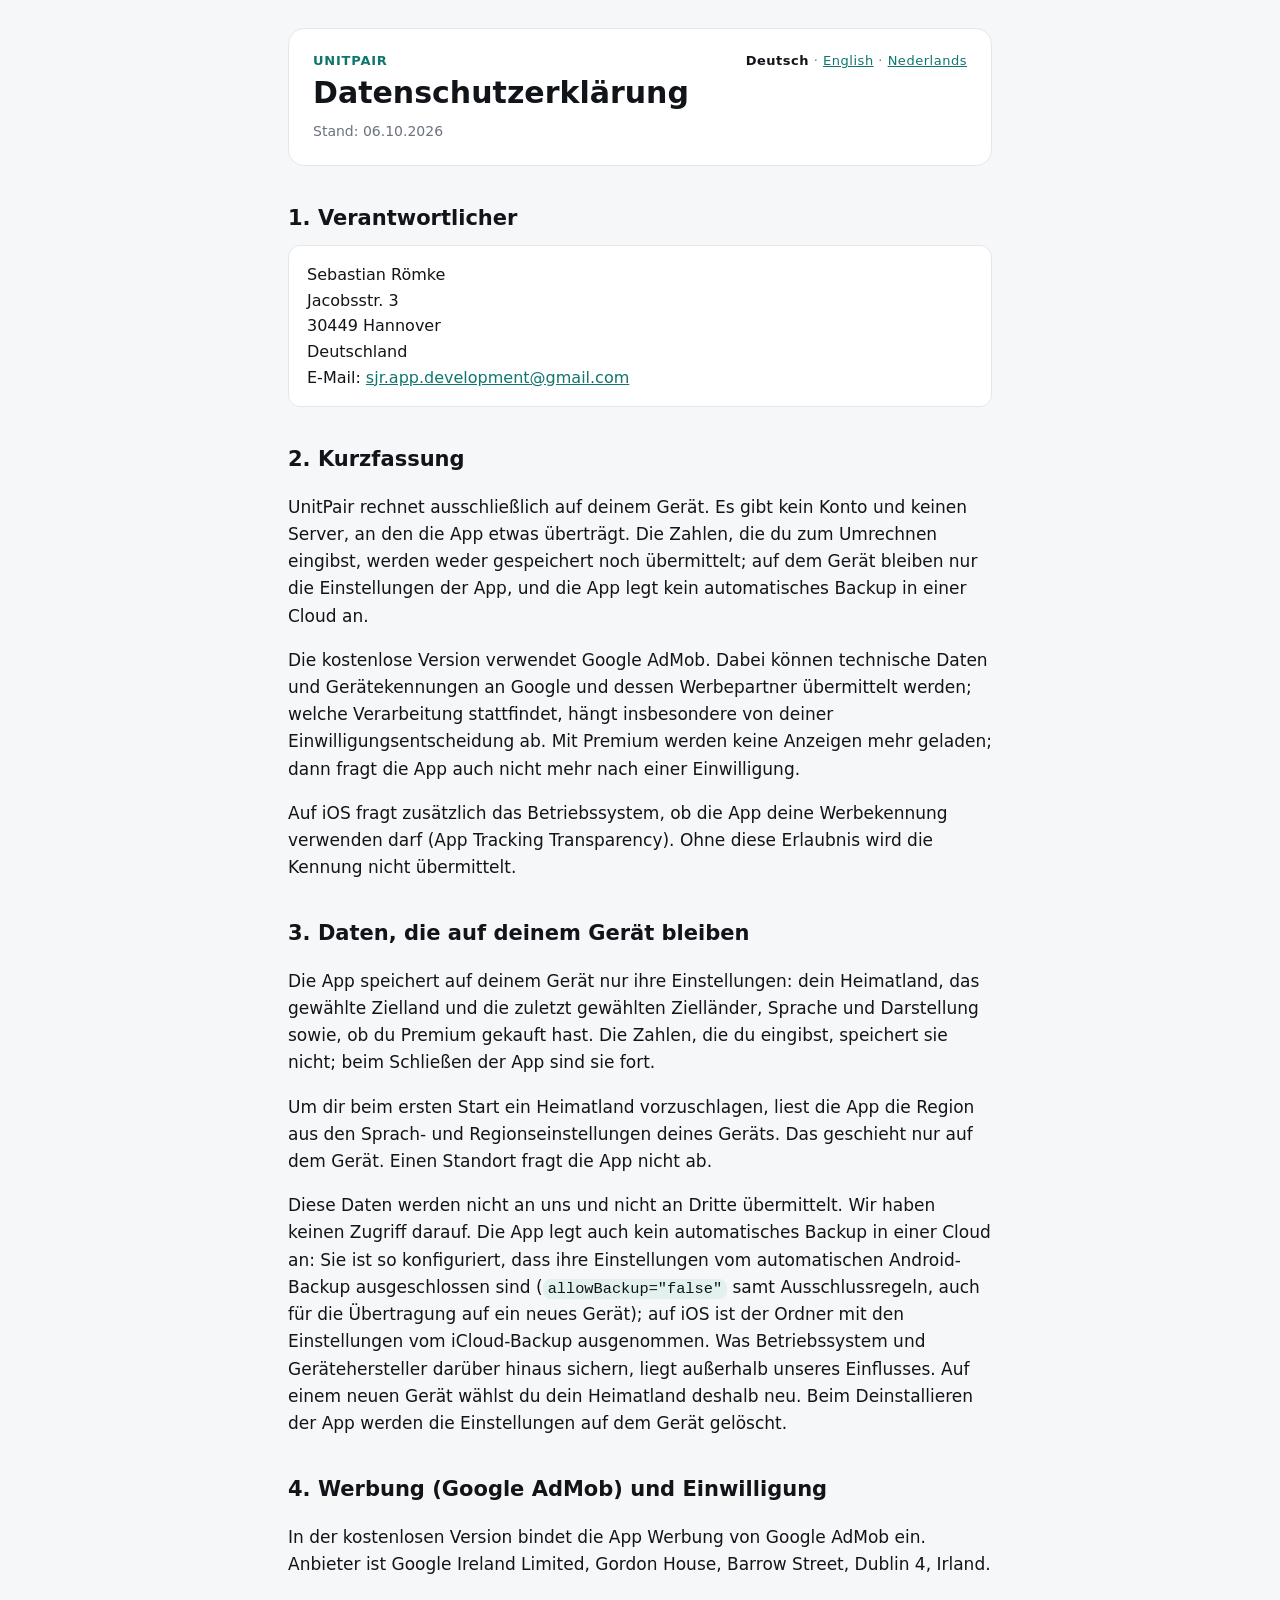
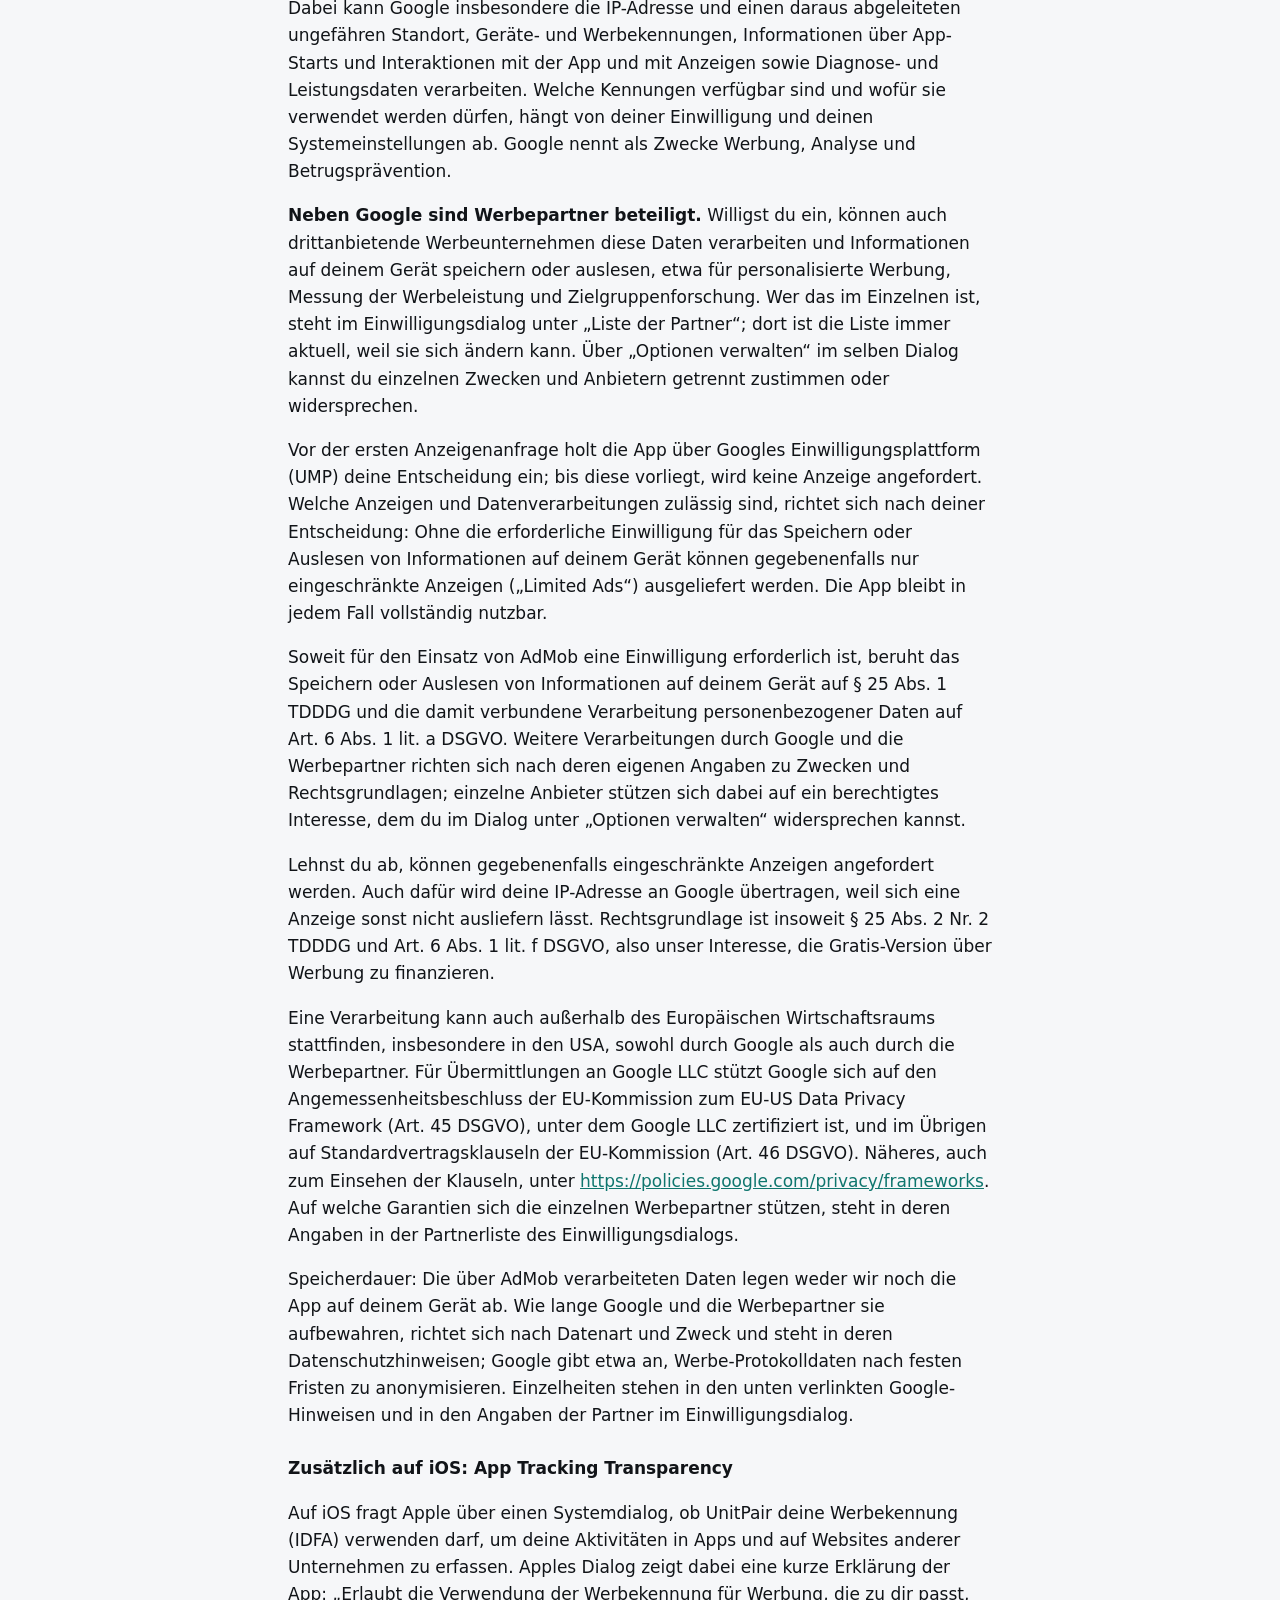
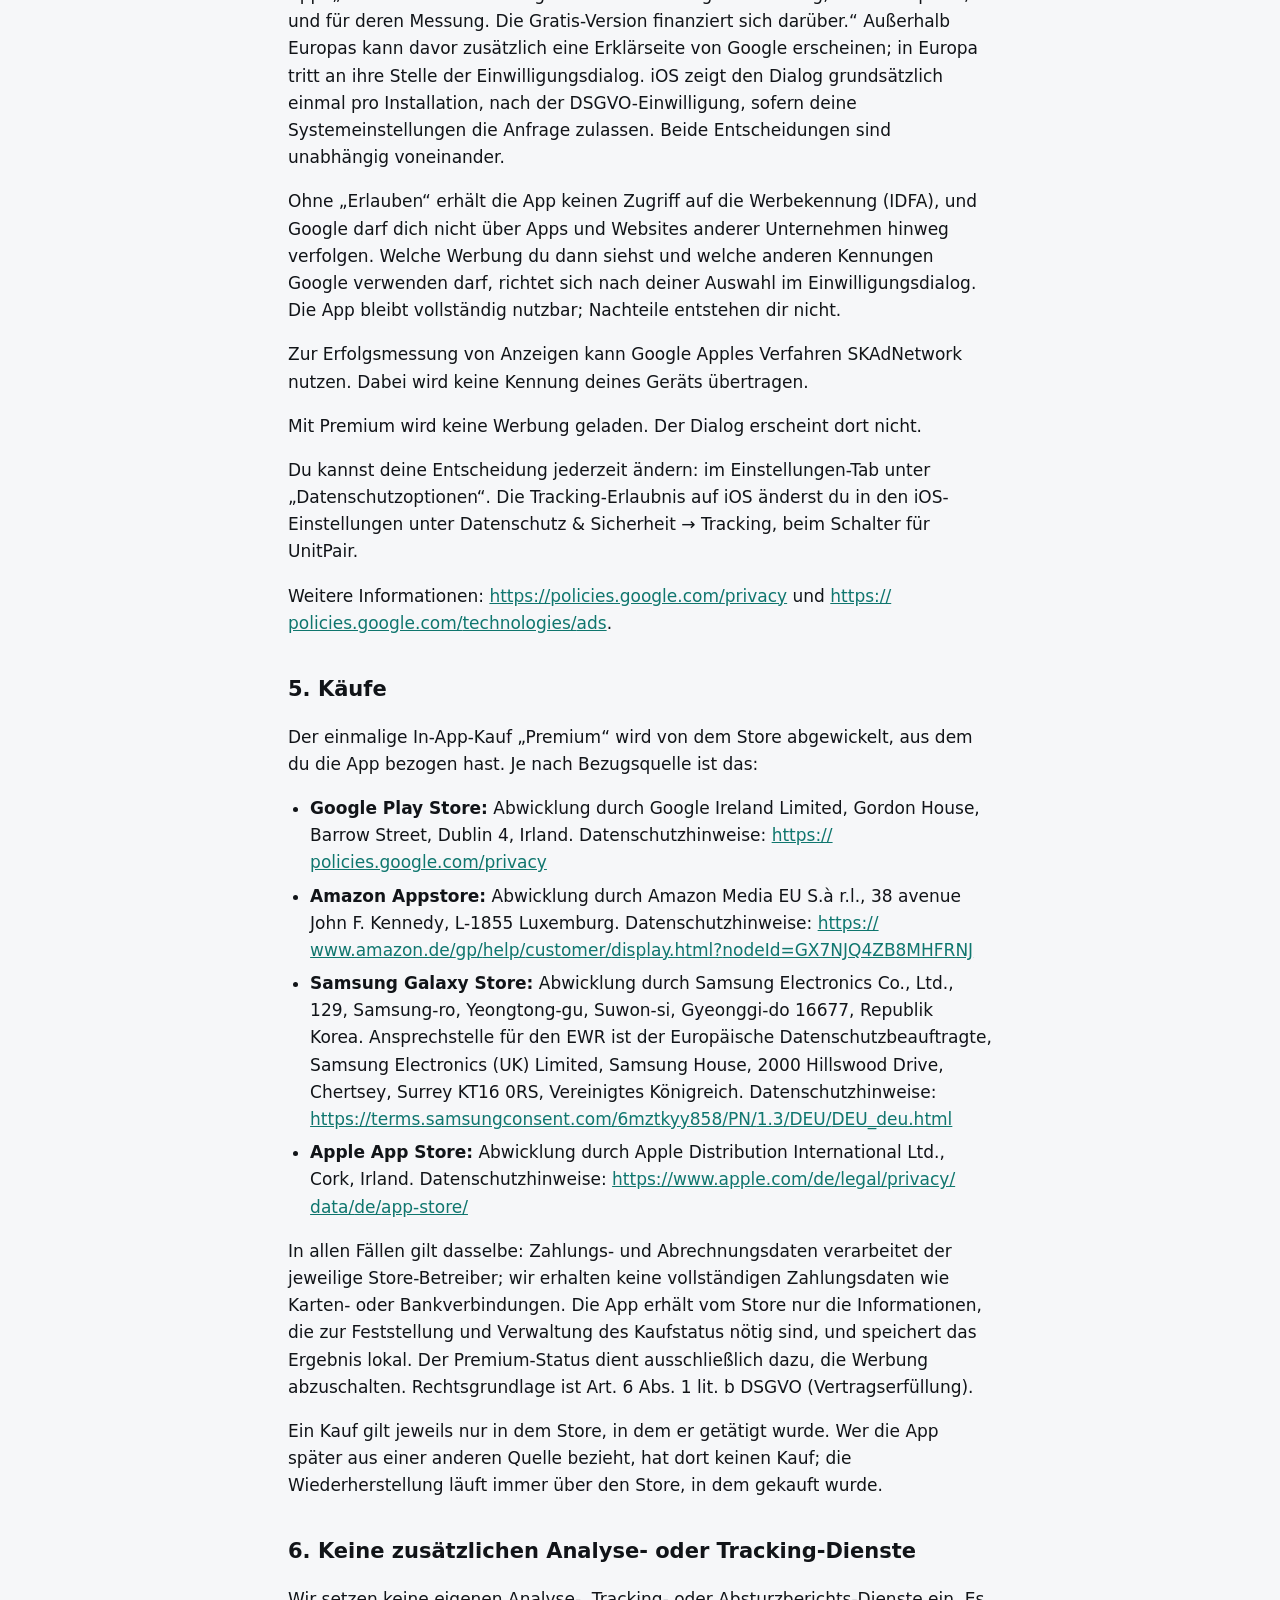
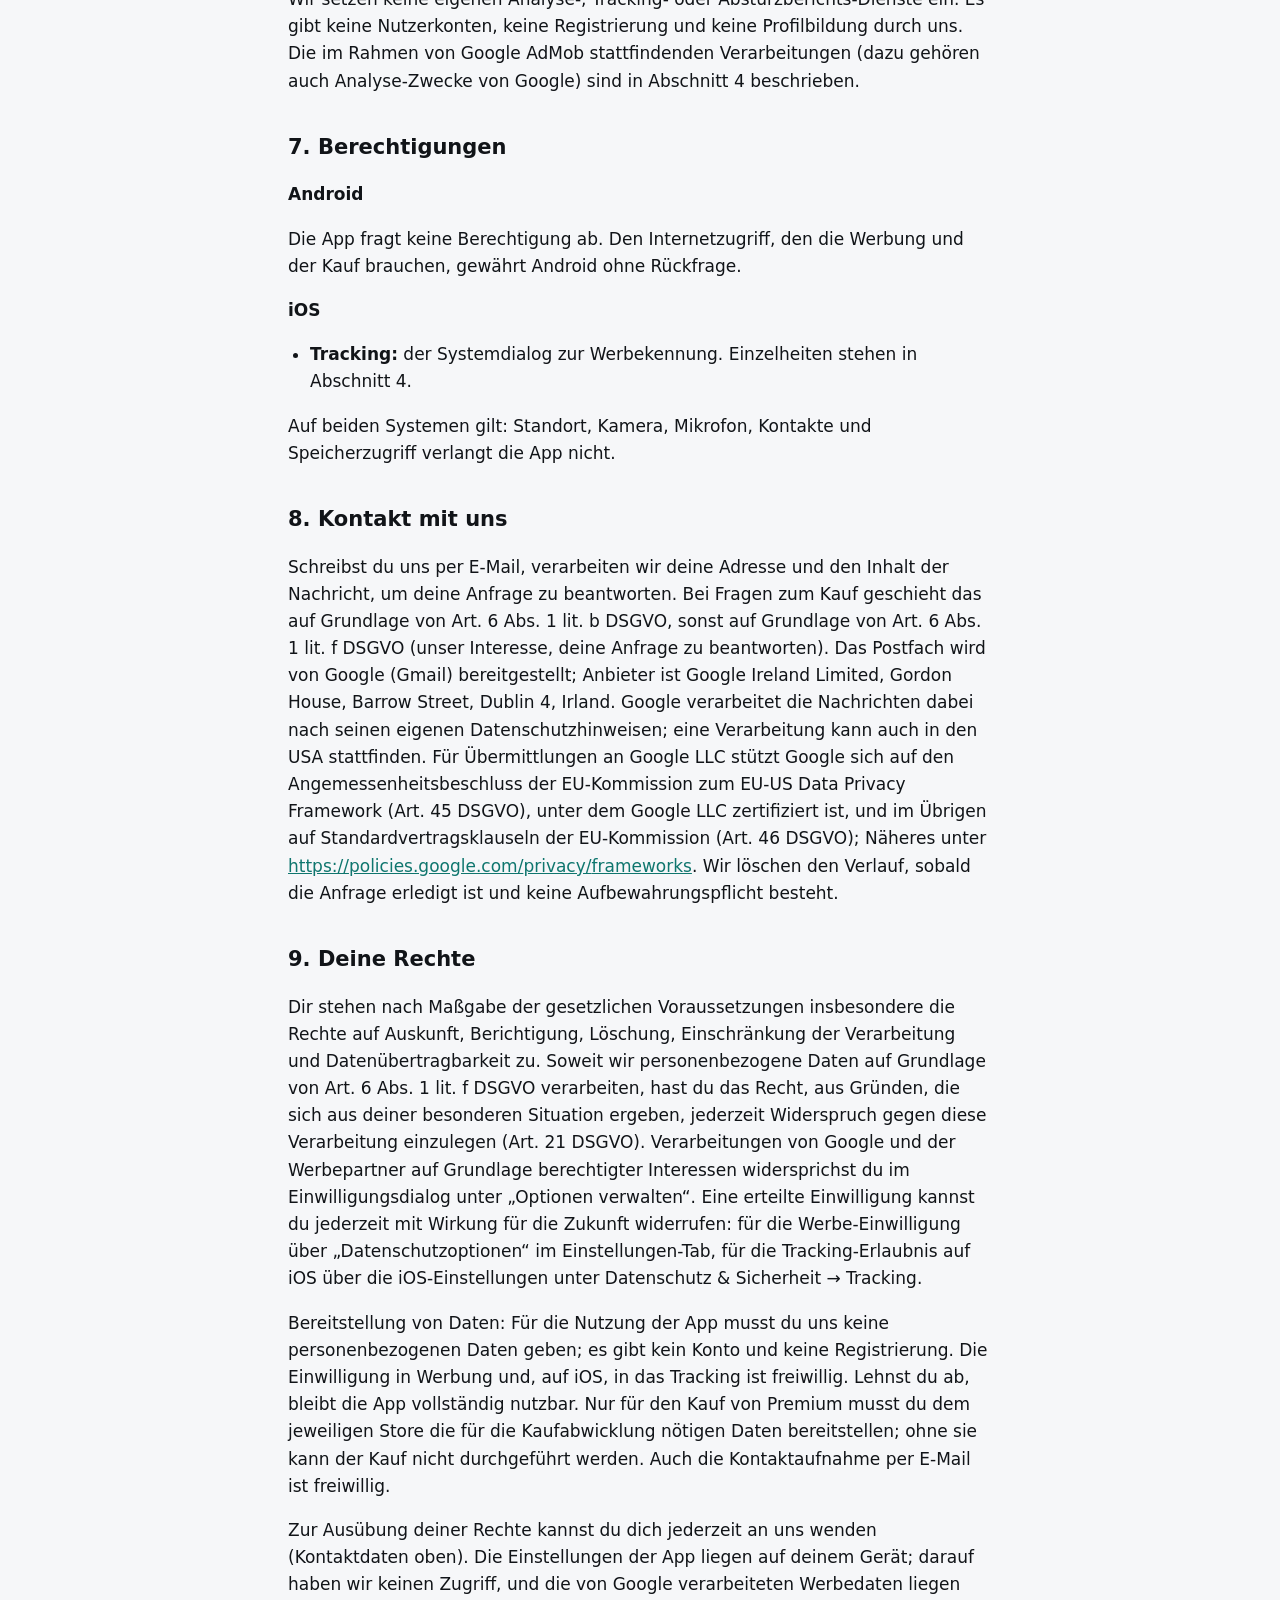
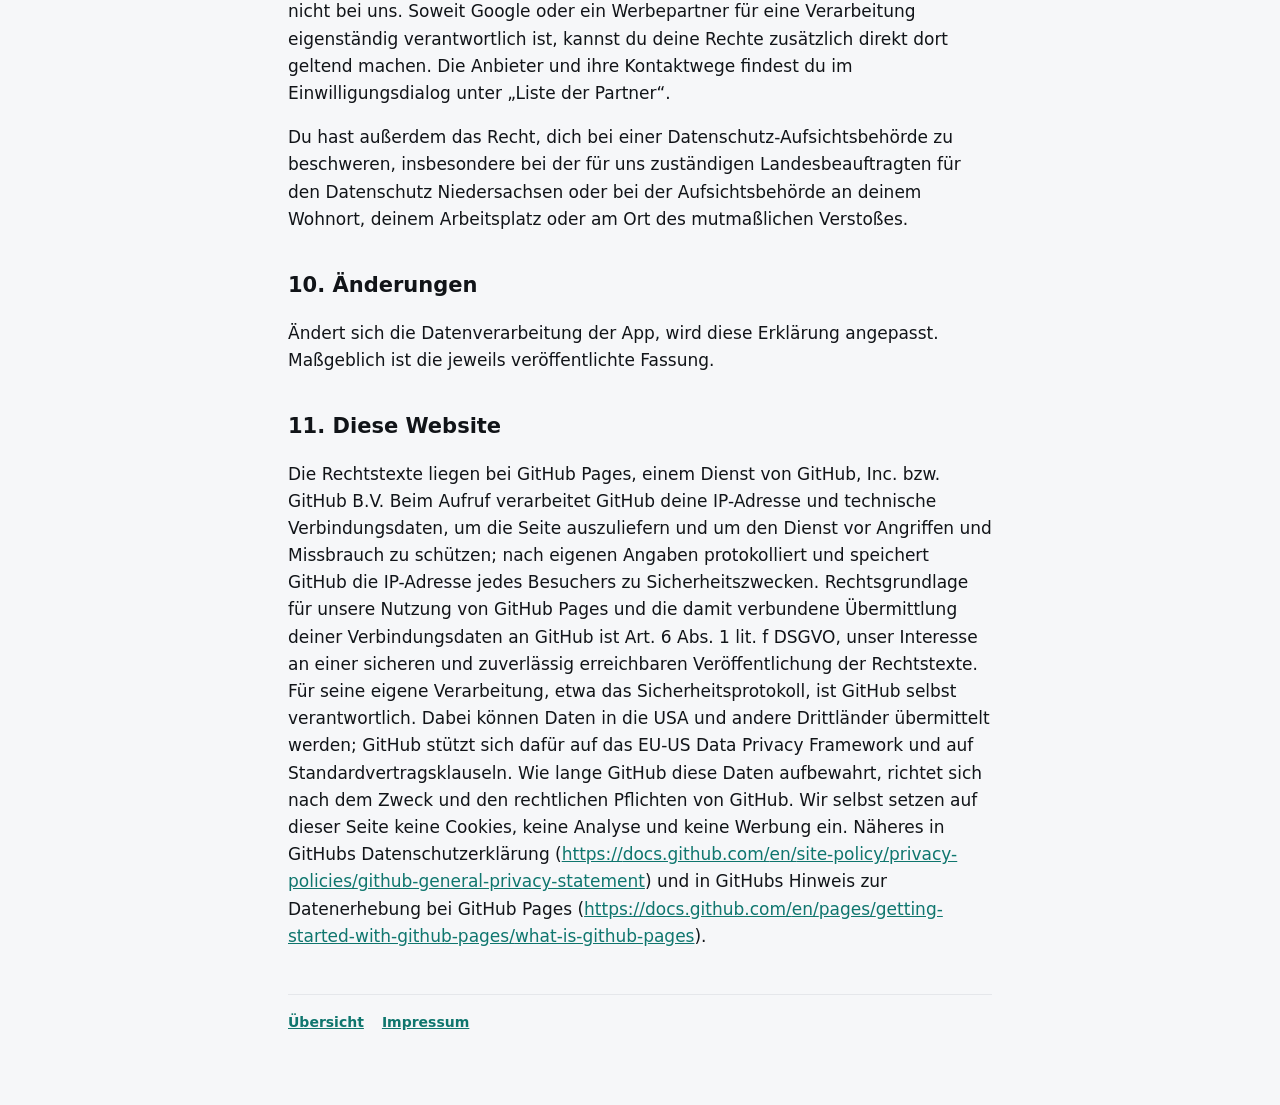
<file: de/datenschutz.html>
<!DOCTYPE html>
<html lang="de">
<head>
<meta charset="utf-8">
<meta name="viewport" content="width=device-width, initial-scale=1">
<meta name="robots" content="noindex, nofollow">
<title>Datenschutzerklärung · UnitPair</title>
<link rel="icon" type="image/png" sizes="32x32" href="../favicon-32.png">
<link rel="apple-touch-icon" sizes="180x180" href="../favicon-180.png">
<link rel="stylesheet" href="../stil.css">
</head>
<body>
<main>
<header>
  <nav class="sprachen" aria-label="Sprache"><span aria-current="true">Deutsch</span> · <a href="../en/datenschutz.html" hreflang="en" lang="en">English</a> · <a href="../nl/datenschutz.html" hreflang="nl" lang="nl">Nederlands</a></nav>
  <div class="rubrik">UnitPair</div>
  <h1>Datenschutzerklärung</h1>
  <p class="stand">Stand: 06.10.2026</p>
</header>

<h2>1. Verantwortlicher</h2>
<address>Sebastian Römke
Jacobsstr. 3
30449 Hannover
Deutschland
E-Mail: <a href="mailto:sjr.app.development@gmail.com">sjr.app.development@gmail.com</a></address>

<h2>2. Kurzfassung</h2>
<p>UnitPair rechnet ausschließlich auf deinem Gerät. Es gibt kein Konto und
keinen Server, an den die App etwas überträgt. Die Zahlen, die du zum
Umrechnen eingibst, werden weder gespeichert noch übermittelt; auf dem Gerät
bleiben nur die Einstellungen der App, und die App legt kein automatisches
Backup in einer Cloud an.</p>

<p>Die kostenlose Version verwendet Google AdMob. Dabei können technische Daten
und Gerätekennungen an Google und dessen Werbepartner übermittelt werden;
welche Verarbeitung stattfindet, hängt insbesondere von deiner
Einwilligungsentscheidung ab. Mit Premium werden keine Anzeigen mehr geladen;
dann fragt die App auch nicht mehr nach einer Einwilligung.</p>

<p>Auf iOS fragt zusätzlich das Betriebssystem, ob die App deine Werbekennung
verwenden darf (App Tracking Transparency). Ohne diese Erlaubnis wird die
Kennung nicht übermittelt.</p>

<h2>3. Daten, die auf deinem Gerät bleiben</h2>
<p>Die App speichert auf deinem Gerät nur ihre Einstellungen: dein Heimatland,
das gewählte Zielland und die zuletzt gewählten Zielländer, Sprache und
Darstellung sowie, ob du Premium gekauft hast. Die Zahlen, die du eingibst,
speichert sie nicht; beim Schließen der App sind sie fort.</p>

<p>Um dir beim ersten Start ein Heimatland vorzuschlagen, liest die App die
Region aus den Sprach- und Regionseinstellungen deines Geräts. Das geschieht
nur auf dem Gerät. Einen Standort fragt die App nicht ab.</p>

<p>Diese Daten werden nicht an uns und nicht an Dritte übermittelt. Wir haben
keinen Zugriff darauf. Die App legt auch kein automatisches Backup in einer
Cloud an: Sie ist so konfiguriert, dass ihre Einstellungen vom
automatischen Android-Backup ausgeschlossen sind (<code>allowBackup="false"</code>
samt Ausschlussregeln, auch für die Übertragung auf ein neues Gerät); auf
iOS ist der Ordner mit den Einstellungen vom iCloud-Backup ausgenommen. Was
Betriebssystem und Gerätehersteller darüber hinaus sichern, liegt außerhalb
unseres Einflusses. Auf einem neuen Gerät wählst du dein Heimatland deshalb
neu. Beim Deinstallieren der App werden die Einstellungen auf dem Gerät
gelöscht.</p>

<h2>4. Werbung (Google AdMob) und Einwilligung</h2>
<p>In der kostenlosen Version bindet die App Werbung von Google AdMob ein.
Anbieter ist Google Ireland Limited, Gordon House, Barrow Street, Dublin 4,
Irland.</p>

<p>Dabei kann Google insbesondere die IP-Adresse und einen daraus abgeleiteten
ungefähren Standort, Geräte- und Werbekennungen, Informationen über
App-Starts und Interaktionen mit der App und mit Anzeigen sowie Diagnose- und
Leistungsdaten verarbeiten. Welche Kennungen verfügbar sind und wofür sie
verwendet werden dürfen, hängt von deiner Einwilligung und deinen
Systemeinstellungen ab. Google nennt als Zwecke Werbung, Analyse und
Betrugsprävention.</p>

<p><strong>Neben Google sind Werbepartner beteiligt.</strong> Willigst du ein, können auch
drittanbietende Werbeunternehmen diese Daten verarbeiten und Informationen auf
deinem Gerät speichern oder auslesen, etwa für personalisierte Werbung,
Messung der Werbeleistung und Zielgruppenforschung. Wer das im Einzelnen ist,
steht im Einwilligungsdialog unter „Liste der Partner“; dort ist die Liste
immer aktuell, weil sie sich ändern kann. Über „Optionen verwalten“ im selben
Dialog kannst du einzelnen Zwecken und Anbietern getrennt zustimmen oder
widersprechen.</p>

<p>Vor der ersten Anzeigenanfrage holt die App über Googles
Einwilligungsplattform (UMP) deine Entscheidung ein; bis diese vorliegt,
wird keine Anzeige angefordert. Welche Anzeigen und Datenverarbeitungen
zulässig sind, richtet sich nach deiner Entscheidung: Ohne die erforderliche
Einwilligung für das Speichern oder Auslesen von Informationen auf deinem
Gerät können gegebenenfalls nur eingeschränkte Anzeigen („Limited Ads“)
ausgeliefert werden. Die App bleibt in jedem Fall vollständig nutzbar.</p>

<p>Soweit für den Einsatz von AdMob eine Einwilligung erforderlich ist, beruht
das Speichern oder Auslesen von Informationen auf deinem Gerät auf § 25
Abs. 1 TDDDG und die damit verbundene Verarbeitung personenbezogener Daten
auf Art. 6 Abs. 1 lit. a DSGVO. Weitere Verarbeitungen durch Google und die
Werbepartner richten sich nach deren eigenen Angaben zu Zwecken und
Rechtsgrundlagen; einzelne Anbieter stützen sich dabei auf ein berechtigtes
Interesse, dem du im Dialog unter „Optionen verwalten“ widersprechen kannst.</p>

<p>Lehnst du ab, können gegebenenfalls eingeschränkte Anzeigen angefordert
werden. Auch dafür wird deine IP-Adresse an Google übertragen, weil sich eine
Anzeige sonst nicht ausliefern lässt. Rechtsgrundlage ist insoweit § 25
Abs. 2 Nr. 2 TDDDG und Art. 6 Abs. 1 lit. f DSGVO, also unser Interesse, die
Gratis-Version über Werbung zu finanzieren.</p>

<p>Eine Verarbeitung kann auch außerhalb des Europäischen Wirtschaftsraums
stattfinden, insbesondere in den USA, sowohl durch Google als auch durch die
Werbepartner. Für Übermittlungen an Google LLC stützt Google sich auf den
Angemessenheitsbeschluss der EU-Kommission zum EU-US Data Privacy Framework
(Art. 45 DSGVO), unter dem Google LLC zertifiziert ist, und im Übrigen auf
Standardvertragsklauseln der EU-Kommission (Art. 46 DSGVO). Näheres, auch zum
Einsehen der Klauseln, unter <a href="https://policies.google.com/privacy/frameworks">https://<wbr>policies.google.com/<wbr>privacy/<wbr>frameworks</a>.
Auf welche Garantien sich die einzelnen Werbepartner stützen, steht in deren
Angaben in der Partnerliste des Einwilligungsdialogs.</p>

<p>Speicherdauer: Die über AdMob verarbeiteten Daten legen weder wir noch die
App auf deinem Gerät ab. Wie lange Google und die Werbepartner sie
aufbewahren, richtet sich nach Datenart und Zweck und steht in deren
Datenschutzhinweisen; Google gibt etwa an, Werbe-Protokolldaten nach festen
Fristen zu anonymisieren. Einzelheiten stehen in den unten verlinkten
Google-Hinweisen und in den Angaben der Partner im Einwilligungsdialog.</p>

<h3>Zusätzlich auf iOS: App Tracking Transparency</h3>
<p>Auf iOS fragt Apple über einen Systemdialog, ob UnitPair deine Werbekennung
(IDFA) verwenden darf, um deine Aktivitäten in Apps und auf Websites anderer
Unternehmen zu erfassen. Apples Dialog zeigt dabei eine kurze Erklärung der
App: „Erlaubt die Verwendung der Werbekennung für Werbung, die zu dir passt,
und für deren Messung. Die Gratis-Version finanziert sich darüber.“
Außerhalb Europas kann davor zusätzlich eine Erklärseite von Google
erscheinen; in Europa tritt an ihre Stelle der Einwilligungsdialog. iOS zeigt
den Dialog grundsätzlich einmal pro Installation, nach der
DSGVO-Einwilligung, sofern deine Systemeinstellungen die Anfrage zulassen.
Beide Entscheidungen sind unabhängig voneinander.</p>

<p>Ohne „Erlauben“ erhält die App keinen Zugriff auf die Werbekennung (IDFA),
und Google darf dich nicht über Apps und Websites anderer Unternehmen hinweg
verfolgen. Welche Werbung du dann siehst und welche anderen Kennungen Google
verwenden darf, richtet sich nach deiner Auswahl im Einwilligungsdialog. Die
App bleibt vollständig nutzbar; Nachteile entstehen dir nicht.</p>

<p>Zur Erfolgsmessung von Anzeigen kann Google Apples Verfahren SKAdNetwork
nutzen. Dabei wird keine Kennung deines Geräts übertragen.</p>

<p>Mit Premium wird keine Werbung geladen. Der Dialog erscheint dort nicht.</p>

<p>Du kannst deine Entscheidung jederzeit ändern: im Einstellungen-Tab unter
„Datenschutzoptionen“. Die Tracking-Erlaubnis auf iOS änderst du in den
iOS-Einstellungen unter Datenschutz &amp; Sicherheit → Tracking, beim Schalter
für UnitPair.</p>

<p>Weitere Informationen: <a href="https://policies.google.com/privacy">https://<wbr>policies.google.com/<wbr>privacy</a> und
<a href="https://policies.google.com/technologies/ads">https://<wbr>policies.google.com/<wbr>technologies/<wbr>ads</a>.</p>

<h2>5. Käufe</h2>
<p>Der einmalige In-App-Kauf „Premium“ wird von dem Store abgewickelt, aus dem du
die App bezogen hast. Je nach Bezugsquelle ist das:</p>

<ul>
<li><strong>Google Play Store:</strong> Abwicklung durch Google Ireland Limited, Gordon
House, Barrow Street, Dublin 4, Irland. Datenschutzhinweise:
<a href="https://policies.google.com/privacy">https://<wbr>policies.google.com/<wbr>privacy</a></li>
<li><strong>Amazon Appstore:</strong> Abwicklung durch Amazon Media EU S.à r.l., 38 avenue
John F. Kennedy, L-1855 Luxemburg. Datenschutzhinweise:
<a href="https://www.amazon.de/gp/help/customer/display.html?nodeId=GX7NJQ4ZB8MHFRNJ">https://<wbr>www.amazon.de/<wbr>gp/<wbr>help/<wbr>customer/<wbr>display.html?<wbr>nodeId=GX7NJQ4ZB8MHFRNJ</a></li>
<li><strong>Samsung Galaxy Store:</strong> Abwicklung durch Samsung Electronics Co., Ltd.,
129, Samsung-ro, Yeongtong-gu, Suwon-si, Gyeonggi-do 16677, Republik
Korea. Ansprechstelle für den EWR ist der Europäische
Datenschutzbeauftragte, Samsung Electronics (UK) Limited, Samsung House,
2000 Hillswood Drive, Chertsey, Surrey KT16 0RS, Vereinigtes Königreich.
Datenschutzhinweise:
<a href="https://terms.samsungconsent.com/6mztkyy858/PN/1.3/DEU/DEU_deu.html">https://<wbr>terms.samsungconsent.com/<wbr>6mztkyy858/<wbr>PN/<wbr>1.3/<wbr>DEU/<wbr>DEU_deu.html</a></li>
<li><strong>Apple App Store:</strong> Abwicklung durch Apple Distribution International
Ltd., Cork, Irland. Datenschutzhinweise:
<a href="https://www.apple.com/de/legal/privacy/data/de/app-store/">https://<wbr>www.apple.com/<wbr>de/<wbr>legal/<wbr>privacy/<wbr>data/<wbr>de/<wbr>app-store/</a></li>
</ul>

<p>In allen Fällen gilt dasselbe: Zahlungs- und Abrechnungsdaten verarbeitet der
jeweilige Store-Betreiber; wir erhalten keine vollständigen Zahlungsdaten wie
Karten- oder Bankverbindungen. Die App erhält vom Store nur die Informationen,
die zur Feststellung und Verwaltung des Kaufstatus nötig sind, und speichert
das Ergebnis lokal. Der Premium-Status dient ausschließlich dazu, die Werbung
abzuschalten. Rechtsgrundlage ist
Art. 6 Abs. 1 lit. b DSGVO (Vertragserfüllung).</p>

<p>Ein Kauf gilt jeweils nur in dem Store, in dem er getätigt wurde. Wer die App
später aus einer anderen Quelle bezieht, hat dort keinen Kauf; die
Wiederherstellung läuft immer über den Store, in dem gekauft wurde.</p>

<h2>6. Keine zusätzlichen Analyse- oder Tracking-Dienste</h2>
<p>Wir setzen keine eigenen Analyse-, Tracking- oder Absturzberichts-Dienste
ein. Es gibt keine Nutzerkonten, keine Registrierung und keine
Profilbildung durch uns. Die im Rahmen von Google AdMob stattfindenden
Verarbeitungen (dazu gehören auch Analyse-Zwecke von Google) sind in
Abschnitt 4 beschrieben.</p>

<h2>7. Berechtigungen</h2>
<p><strong>Android</strong></p>

<p>Die App fragt keine Berechtigung ab. Den Internetzugriff, den die Werbung
und der Kauf brauchen, gewährt Android ohne Rückfrage.</p>

<p><strong>iOS</strong></p>

<ul>
<li><strong>Tracking:</strong> der Systemdialog zur Werbekennung. Einzelheiten stehen in
Abschnitt 4.</li>
</ul>

<p>Auf beiden Systemen gilt: Standort, Kamera, Mikrofon, Kontakte und
Speicherzugriff verlangt die App nicht.</p>

<h2>8. Kontakt mit uns</h2>
<p>Schreibst du uns per E-Mail, verarbeiten wir deine Adresse und den Inhalt der
Nachricht, um deine Anfrage zu beantworten. Bei Fragen zum Kauf geschieht das
auf Grundlage von Art. 6 Abs. 1 lit. b DSGVO, sonst auf Grundlage von
Art. 6 Abs. 1 lit. f DSGVO (unser Interesse, deine Anfrage zu beantworten).
Das Postfach wird von Google (Gmail) bereitgestellt; Anbieter ist Google
Ireland Limited, Gordon House, Barrow Street, Dublin 4, Irland. Google
verarbeitet die Nachrichten dabei nach seinen eigenen Datenschutzhinweisen;
eine Verarbeitung kann auch in den USA stattfinden. Für Übermittlungen an
Google LLC stützt Google sich auf den Angemessenheitsbeschluss der
EU-Kommission zum EU-US Data Privacy Framework (Art. 45 DSGVO), unter dem
Google LLC zertifiziert ist, und im Übrigen auf Standardvertragsklauseln der
EU-Kommission (Art. 46 DSGVO); Näheres unter
<a href="https://policies.google.com/privacy/frameworks">https://<wbr>policies.google.com/<wbr>privacy/<wbr>frameworks</a>. Wir löschen den Verlauf,
sobald die Anfrage erledigt ist und keine Aufbewahrungspflicht besteht.</p>

<h2>9. Deine Rechte</h2>
<p>Dir stehen nach Maßgabe der gesetzlichen Voraussetzungen insbesondere die
Rechte auf Auskunft, Berichtigung, Löschung, Einschränkung der Verarbeitung
und Datenübertragbarkeit zu. Soweit wir personenbezogene Daten auf Grundlage
von Art. 6 Abs. 1 lit. f DSGVO verarbeiten, hast du das Recht, aus Gründen,
die sich aus deiner besonderen Situation ergeben, jederzeit Widerspruch gegen
diese Verarbeitung einzulegen (Art. 21 DSGVO). Verarbeitungen von Google und
der Werbepartner auf Grundlage berechtigter Interessen widersprichst du im
Einwilligungsdialog unter „Optionen verwalten“. Eine erteilte Einwilligung
kannst du jederzeit mit Wirkung für die Zukunft widerrufen: für die
Werbe-Einwilligung über „Datenschutzoptionen“ im Einstellungen-Tab, für die
Tracking-Erlaubnis auf iOS über die iOS-Einstellungen unter Datenschutz &amp;
Sicherheit → Tracking.</p>

<p>Bereitstellung von Daten: Für die Nutzung der App musst du uns keine
personenbezogenen Daten geben; es gibt kein Konto und keine Registrierung.
Die Einwilligung in Werbung und, auf iOS, in das Tracking ist freiwillig.
Lehnst du ab, bleibt die App vollständig nutzbar. Nur für den Kauf von
Premium musst du dem jeweiligen Store die für die Kaufabwicklung nötigen
Daten bereitstellen; ohne sie kann der Kauf nicht durchgeführt werden. Auch
die Kontaktaufnahme per E-Mail ist freiwillig.</p>

<p>Zur Ausübung deiner Rechte kannst du dich jederzeit an uns wenden
(Kontaktdaten oben). Die Einstellungen der App liegen auf deinem Gerät;
darauf haben wir keinen Zugriff, und die von Google verarbeiteten
Werbedaten liegen nicht bei uns. Soweit Google oder ein Werbepartner für eine
Verarbeitung eigenständig verantwortlich ist, kannst du deine Rechte
zusätzlich direkt dort geltend machen. Die Anbieter und ihre Kontaktwege
findest du im Einwilligungsdialog unter „Liste der Partner“.</p>

<p>Du hast außerdem das Recht, dich bei einer Datenschutz-Aufsichtsbehörde zu
beschweren, insbesondere bei der für uns zuständigen Landesbeauftragten für
den Datenschutz Niedersachsen oder bei der Aufsichtsbehörde an deinem
Wohnort, deinem Arbeitsplatz oder am Ort des mutmaßlichen Verstoßes.</p>

<h2>10. Änderungen</h2>
<p>Ändert sich die Datenverarbeitung der App, wird diese Erklärung angepasst.
Maßgeblich ist die jeweils veröffentlichte Fassung.</p>

<h2>11. Diese Website</h2>
<p>Die Rechtstexte liegen bei GitHub Pages, einem Dienst von GitHub, Inc. bzw.
GitHub B.V. Beim Aufruf verarbeitet GitHub deine IP-Adresse und technische
Verbindungsdaten, um die Seite auszuliefern und um den Dienst vor Angriffen
und Missbrauch zu schützen; nach eigenen Angaben protokolliert und speichert
GitHub die IP-Adresse jedes Besuchers zu Sicherheitszwecken. Rechtsgrundlage
für unsere Nutzung von GitHub Pages und die damit verbundene Übermittlung
deiner Verbindungsdaten an GitHub ist Art. 6 Abs. 1 lit. f DSGVO, unser
Interesse an einer sicheren und zuverlässig erreichbaren Veröffentlichung der
Rechtstexte. Für seine eigene Verarbeitung, etwa das Sicherheitsprotokoll, ist
GitHub selbst verantwortlich. Dabei können Daten in die USA und andere
Drittländer übermittelt werden; GitHub stützt sich dafür auf das EU-US Data
Privacy Framework und auf Standardvertragsklauseln. Wie lange GitHub diese
Daten aufbewahrt, richtet sich nach dem Zweck und den rechtlichen Pflichten
von GitHub. Wir selbst setzen auf dieser Seite keine Cookies, keine Analyse
und keine Werbung ein. Näheres in GitHubs Datenschutzerklärung
(<a href="https://docs.github.com/en/site-policy/privacy-policies/github-general-privacy-statement">https://<wbr>docs.github.com/<wbr>en/<wbr>site-policy/<wbr>privacy-policies/<wbr>github-general-privacy-statement</a>)
und in GitHubs Hinweis zur Datenerhebung bei GitHub Pages
(<a href="https://docs.github.com/en/pages/getting-started-with-github-pages/what-is-github-pages">https://<wbr>docs.github.com/<wbr>en/<wbr>pages/<wbr>getting-started-with-github-pages/<wbr>what-is-github-pages</a>).</p>

<footer>
<nav><a href="index.html">Übersicht</a><a href="impressum.html">Impressum</a></nav>
</footer>
</main>
</body>
</html>
</file>
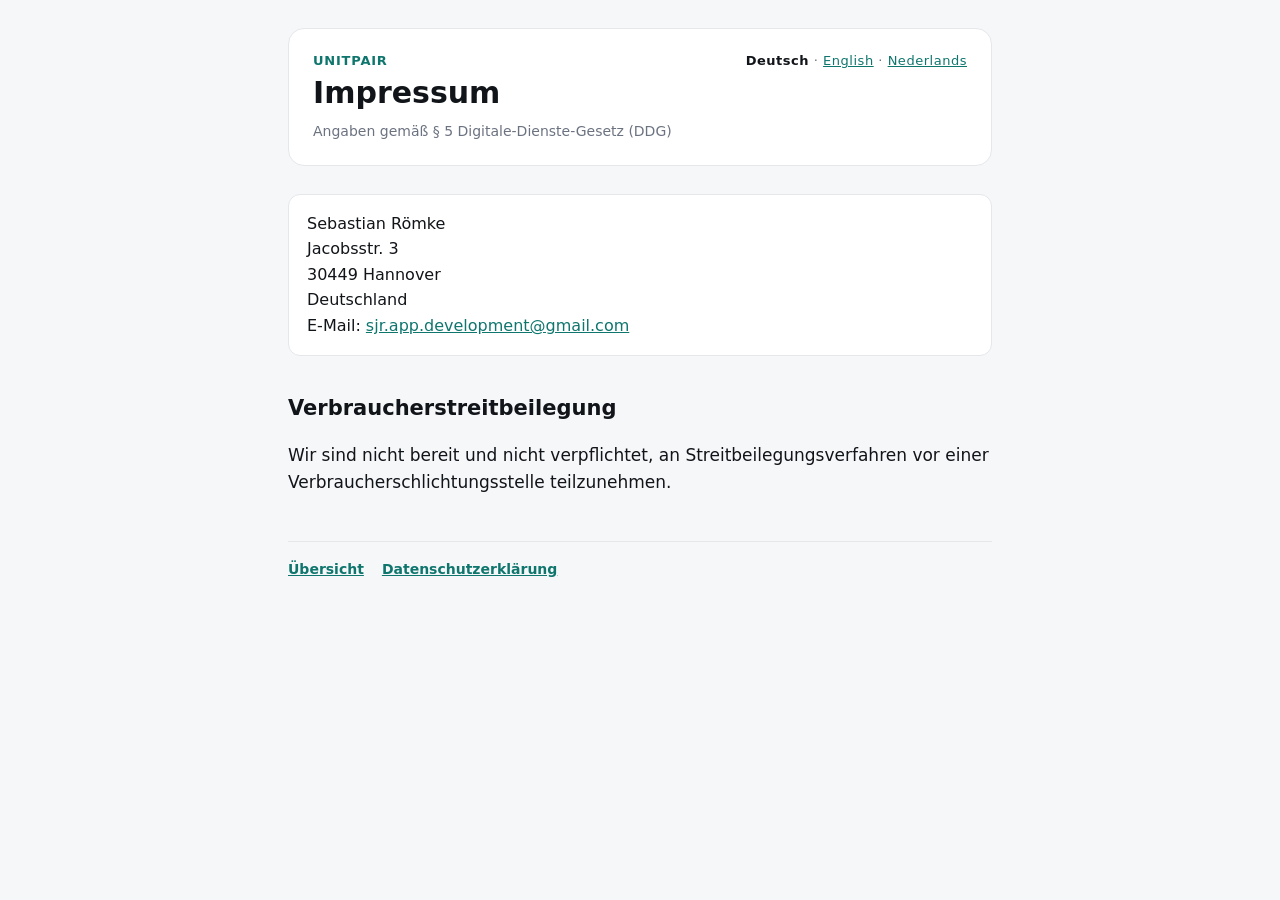
<file: de/impressum.html>
<!DOCTYPE html>
<html lang="de">
<head>
<meta charset="utf-8">
<meta name="viewport" content="width=device-width, initial-scale=1">
<meta name="robots" content="noindex, nofollow">
<title>Impressum · UnitPair</title>
<link rel="icon" type="image/png" sizes="32x32" href="../favicon-32.png">
<link rel="apple-touch-icon" sizes="180x180" href="../favicon-180.png">
<link rel="stylesheet" href="../stil.css">
</head>
<body>
<main>
<header>
  <nav class="sprachen" aria-label="Sprache"><span aria-current="true">Deutsch</span> · <a href="../en/impressum.html" hreflang="en" lang="en">English</a> · <a href="../nl/impressum.html" hreflang="nl" lang="nl">Nederlands</a></nav>
  <div class="rubrik">UnitPair</div>
  <h1>Impressum</h1>
  <p class="stand">Angaben gemäß § 5 Digitale-Dienste-Gesetz (DDG)</p>
</header>

<address>Sebastian Römke
Jacobsstr. 3
30449 Hannover
Deutschland
E-Mail: <a href="mailto:sjr.app.development@gmail.com">sjr.app.development@gmail.com</a></address>

<h2>Verbraucherstreitbeilegung</h2>

<p>Wir sind nicht bereit und nicht verpflichtet, an Streitbeilegungsverfahren
vor einer Verbraucherschlichtungsstelle teilzunehmen.</p>

<footer>
<nav><a href="index.html">Übersicht</a><a href="datenschutz.html">Datenschutzerklärung</a></nav>
</footer>
</main>
</body>
</html>
</file>
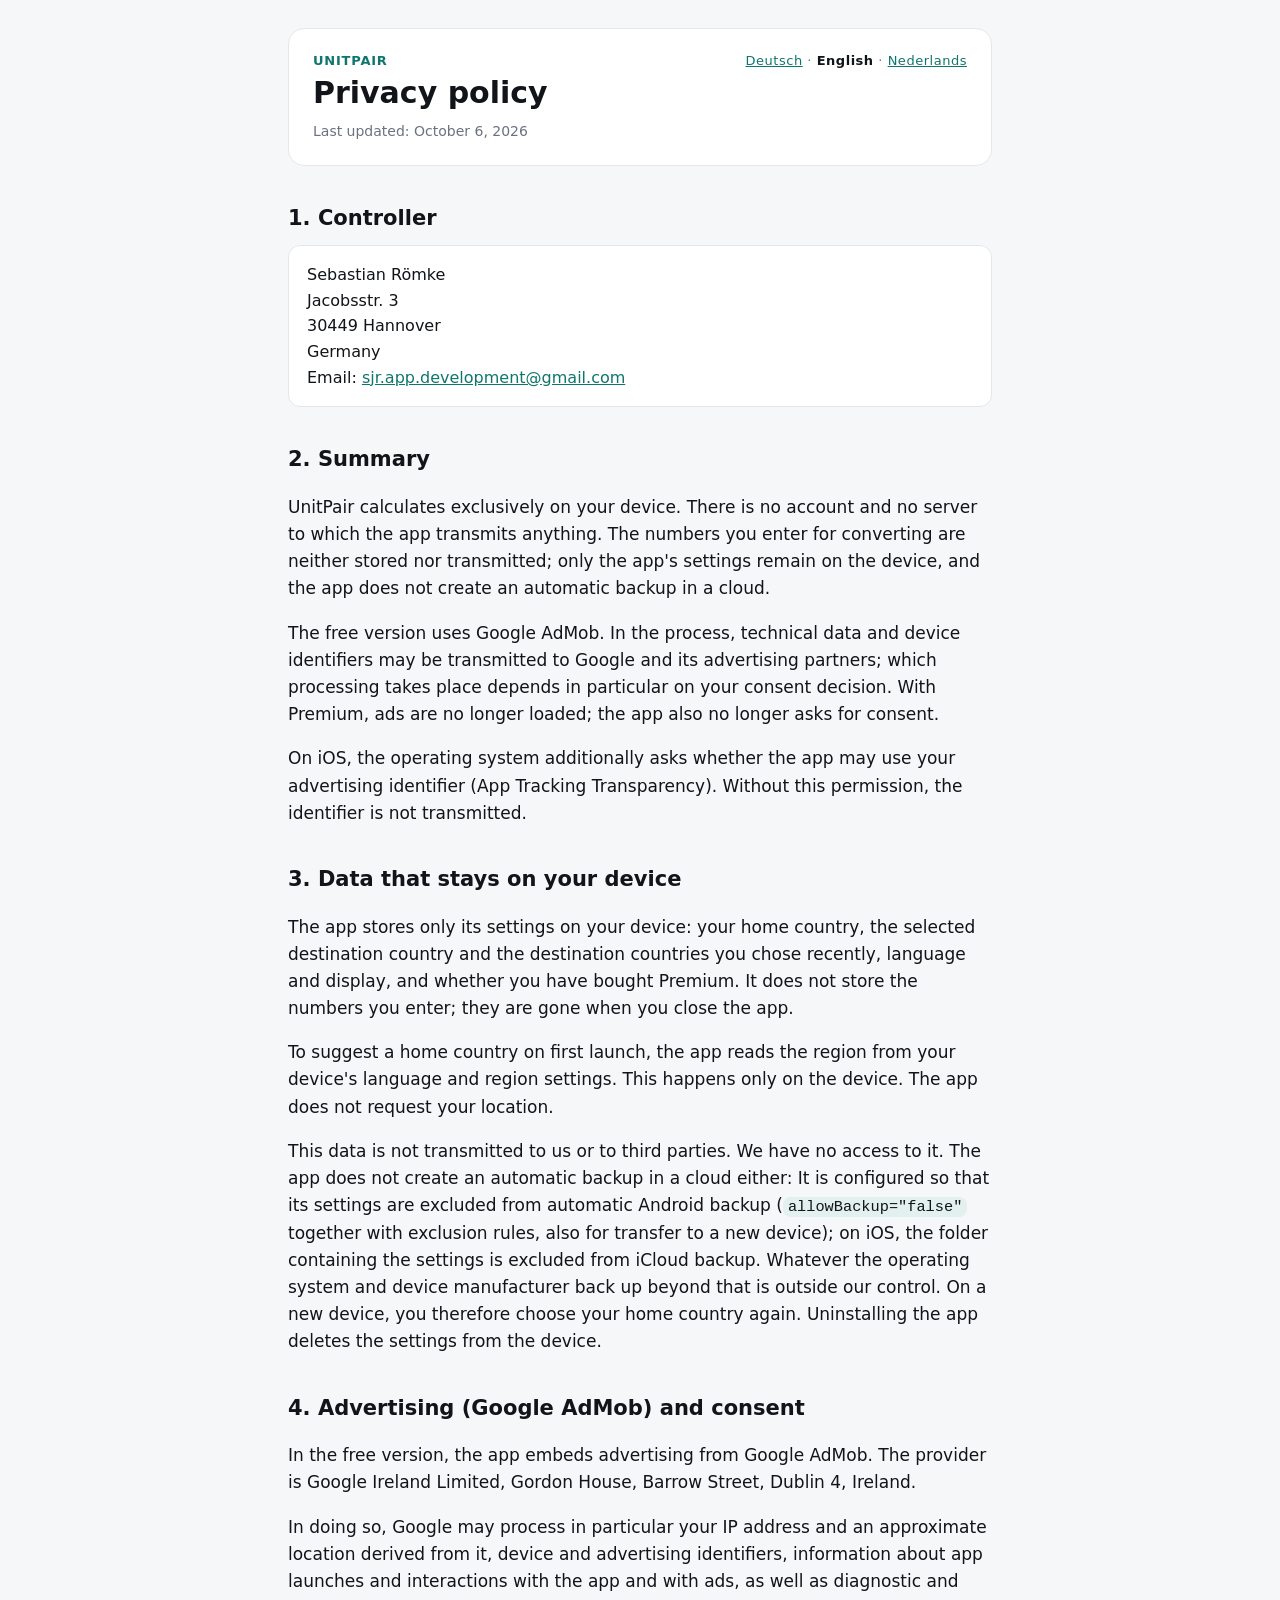
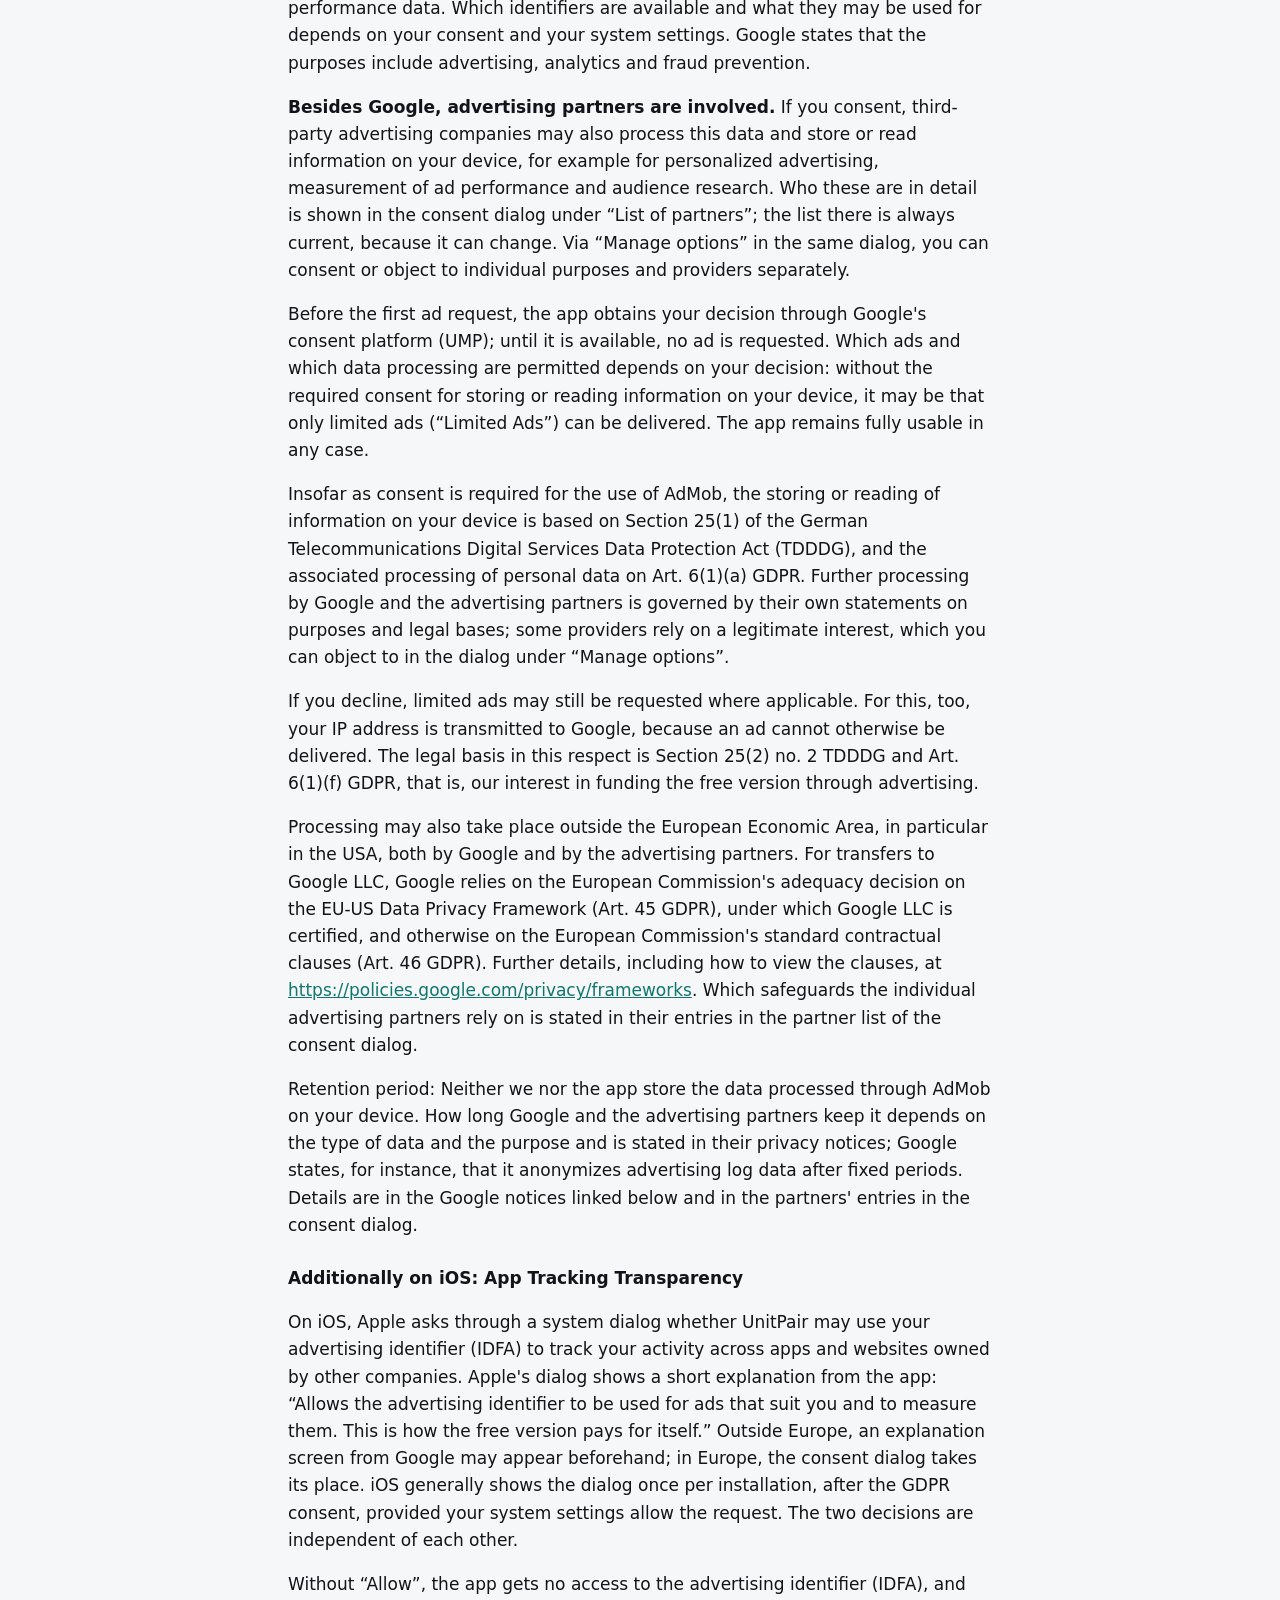
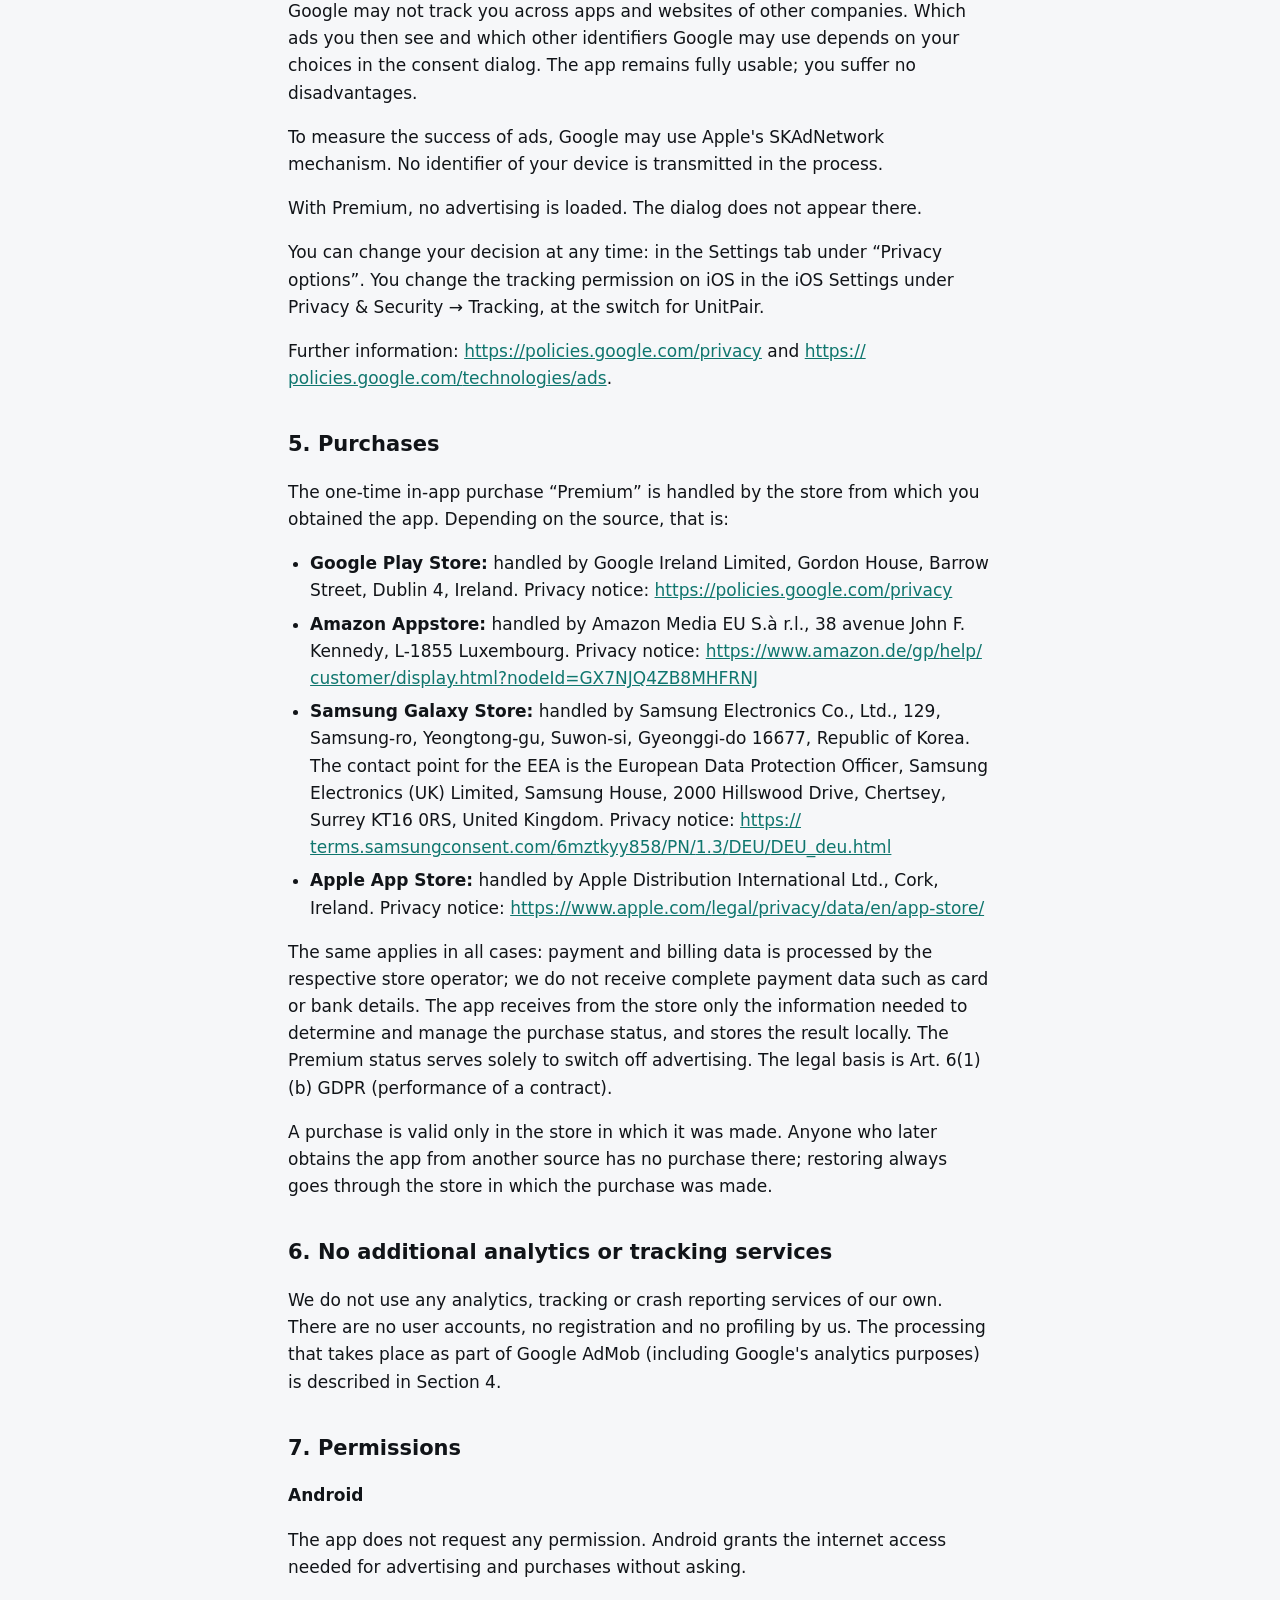
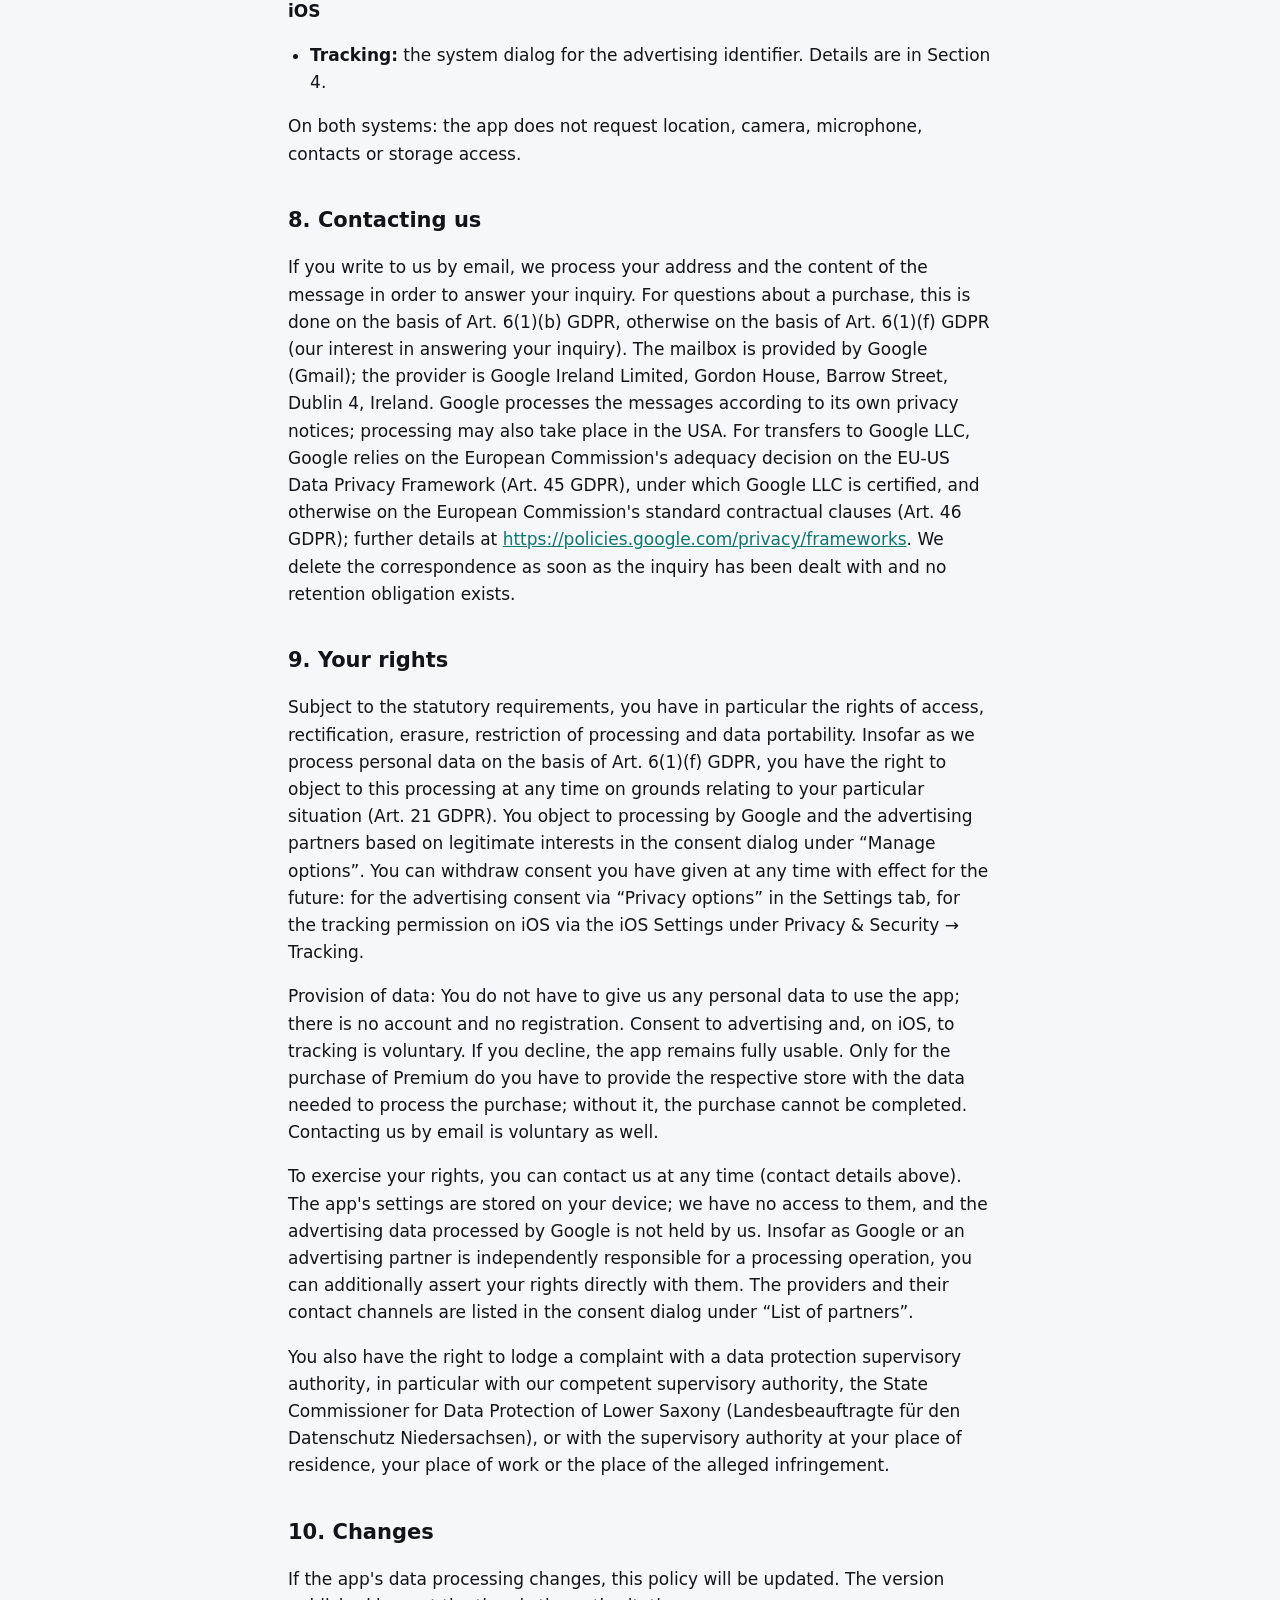
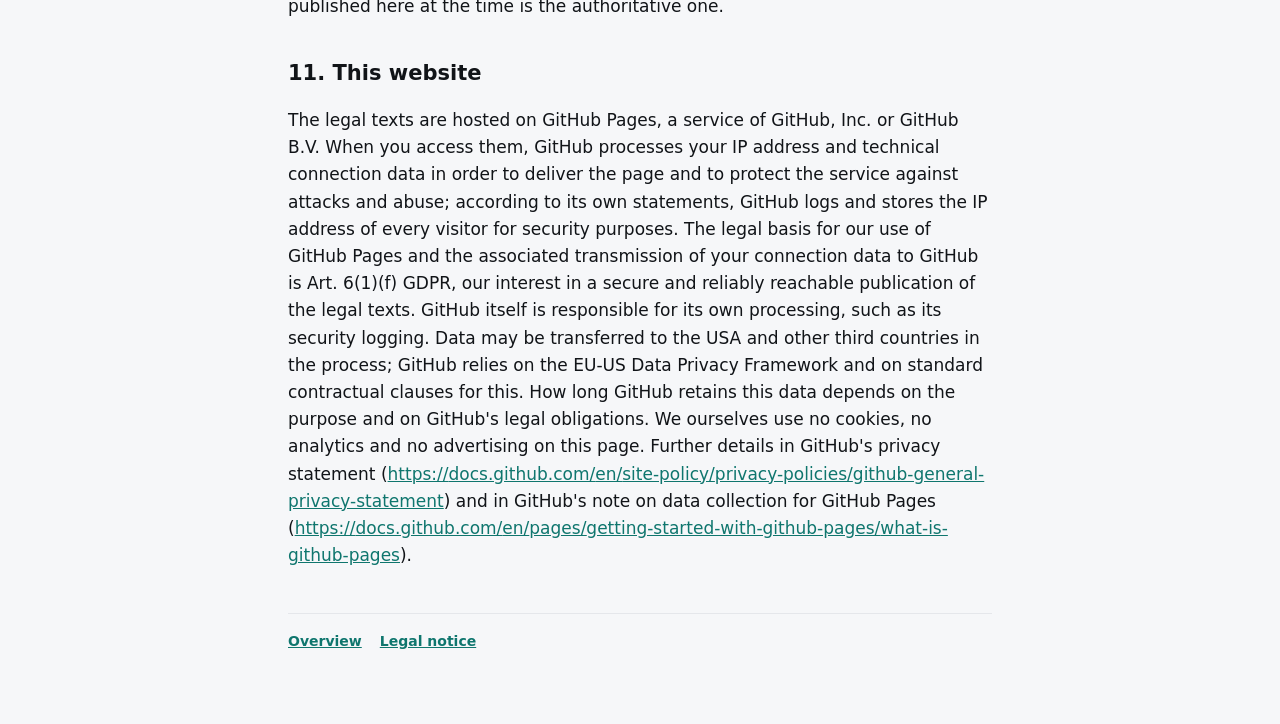
<file: en/datenschutz.html>
<!DOCTYPE html>
<html lang="en">
<head>
<meta charset="utf-8">
<meta name="viewport" content="width=device-width, initial-scale=1">
<meta name="robots" content="noindex, nofollow">
<title>Privacy policy · UnitPair</title>
<link rel="icon" type="image/png" sizes="32x32" href="../favicon-32.png">
<link rel="apple-touch-icon" sizes="180x180" href="../favicon-180.png">
<link rel="stylesheet" href="../stil.css">
</head>
<body>
<main>
<header>
  <nav class="sprachen" aria-label="Language"><a href="../de/datenschutz.html" hreflang="de" lang="de">Deutsch</a> · <span aria-current="true">English</span> · <a href="../nl/datenschutz.html" hreflang="nl" lang="nl">Nederlands</a></nav>
  <div class="rubrik">UnitPair</div>
  <h1>Privacy policy</h1>
  <p class="stand">Last updated: October 6, 2026</p>
</header>

<h2>1. Controller</h2>
<address>Sebastian Römke
Jacobsstr. 3
30449 Hannover
Germany
Email: <a href="mailto:sjr.app.development@gmail.com">sjr.app.development@gmail.com</a></address>

<h2>2. Summary</h2>
<p>UnitPair calculates exclusively on your device. There is no account and no
server to which the app transmits anything. The numbers you enter for
converting are neither stored nor transmitted; only the app's settings remain
on the device, and the app does not create an automatic backup in a cloud.</p>

<p>The free version uses Google AdMob. In the process, technical data and device
identifiers may be transmitted to Google and its advertising partners; which
processing takes place depends in particular on your consent decision. With
Premium, ads are no longer loaded; the app also no longer asks for consent.</p>

<p>On iOS, the operating system additionally asks whether the app may use your
advertising identifier (App Tracking Transparency). Without this permission,
the identifier is not transmitted.</p>

<h2>3. Data that stays on your device</h2>
<p>The app stores only its settings on your device: your home country, the
selected destination country and the destination countries you chose
recently, language and display, and whether you have bought Premium. It does
not store the numbers you enter; they are gone when you close the app.</p>

<p>To suggest a home country on first launch, the app reads the region from your
device's language and region settings. This happens only on the device. The
app does not request your location.</p>

<p>This data is not transmitted to us or to third parties. We have no access to
it. The app does not create an automatic backup in a cloud either: It is
configured so that its settings are excluded from automatic Android backup
(<code>allowBackup="false"</code> together with exclusion rules, also for transfer to a
new device); on iOS, the folder containing the settings is excluded from
iCloud backup. Whatever the operating system and device manufacturer back up
beyond that is outside our control. On a new device, you therefore choose
your home country again. Uninstalling the app deletes the settings from the
device.</p>

<h2>4. Advertising (Google AdMob) and consent</h2>
<p>In the free version, the app embeds advertising from Google AdMob. The
provider is Google Ireland Limited, Gordon House, Barrow Street, Dublin 4,
Ireland.</p>

<p>In doing so, Google may process in particular your IP address and an
approximate location derived from it, device and advertising identifiers,
information about app launches and interactions with the app and with ads, as
well as diagnostic and performance data. Which identifiers are available and
what they may be used for depends on your consent and your system settings.
Google states that the purposes include advertising, analytics and fraud
prevention.</p>

<p><strong>Besides Google, advertising partners are involved.</strong> If you consent,
third-party advertising companies may also process this data and store or read
information on your device, for example for personalized advertising,
measurement of ad performance and audience research. Who these are in detail
is shown in the consent dialog under “List of partners”; the list there is
always current, because it can change. Via “Manage options” in the same
dialog, you can consent or object to individual purposes and providers
separately.</p>

<p>Before the first ad request, the app obtains your decision through Google's
consent platform (UMP); until it is available, no ad is requested. Which ads
and which data processing are permitted depends on your decision: without the
required consent for storing or reading information on your device, it may be
that only limited ads (“Limited Ads”) can be delivered. The app remains fully
usable in any case.</p>

<p>Insofar as consent is required for the use of AdMob, the storing or reading of
information on your device is based on Section 25(1) of the German
Telecommunications Digital Services Data Protection Act (TDDDG), and the
associated processing of personal data on Art. 6(1)(a) GDPR. Further
processing by Google and the advertising partners is governed by their own
statements on purposes and legal bases; some providers rely on a legitimate
interest, which you can object to in the dialog under “Manage options”.</p>

<p>If you decline, limited ads may still be requested where applicable. For this,
too, your IP address is transmitted to Google, because an ad cannot otherwise
be delivered. The legal basis in this respect is Section 25(2) no. 2 TDDDG and
Art. 6(1)(f) GDPR, that is, our interest in funding the free version through
advertising.</p>

<p>Processing may also take place outside the European Economic Area, in
particular in the USA, both by Google and by the advertising partners. For
transfers to Google LLC, Google relies on the European Commission's adequacy
decision on the EU-US Data Privacy Framework (Art. 45 GDPR), under which Google
LLC is certified, and otherwise on the European Commission's standard
contractual clauses (Art. 46 GDPR). Further details, including how to view the
clauses, at <a href="https://policies.google.com/privacy/frameworks">https://<wbr>policies.google.com/<wbr>privacy/<wbr>frameworks</a>. Which safeguards
the individual advertising partners rely on is stated in their entries in the
partner list of the consent dialog.</p>

<p>Retention period: Neither we nor the app store the data processed through
AdMob on your device. How long Google and the advertising partners keep it
depends on the type of data and the purpose and is stated in their privacy
notices; Google states, for instance, that it anonymizes advertising log data
after fixed periods. Details are in the Google notices linked below and in the
partners' entries in the consent dialog.</p>

<h3>Additionally on iOS: App Tracking Transparency</h3>
<p>On iOS, Apple asks through a system dialog whether UnitPair may use your
advertising identifier (IDFA) to track your activity across apps and websites
owned by other companies. Apple's dialog shows a short explanation from the
app: “Allows the advertising identifier to be used for ads that suit you and
to measure them. This is how the free version pays for itself.” Outside
Europe, an explanation screen from Google may appear beforehand; in Europe, the
consent dialog takes its place. iOS generally shows the dialog once per
installation, after the GDPR consent, provided your system settings allow the
request. The two decisions are independent of each other.</p>

<p>Without “Allow”, the app gets no access to the advertising identifier (IDFA),
and Google may not track you across apps and websites of other companies.
Which ads you then see and which other identifiers Google may use depends on
your choices in the consent dialog. The app remains fully usable; you suffer
no disadvantages.</p>

<p>To measure the success of ads, Google may use Apple's SKAdNetwork mechanism.
No identifier of your device is transmitted in the process.</p>

<p>With Premium, no advertising is loaded. The dialog does not appear there.</p>

<p>You can change your decision at any time: in the Settings tab under “Privacy
options”. You change the tracking permission on iOS in the iOS Settings under
Privacy &amp; Security → Tracking, at the switch for UnitPair.</p>

<p>Further information: <a href="https://policies.google.com/privacy">https://<wbr>policies.google.com/<wbr>privacy</a> and
<a href="https://policies.google.com/technologies/ads">https://<wbr>policies.google.com/<wbr>technologies/<wbr>ads</a>.</p>

<h2>5. Purchases</h2>
<p>The one-time in-app purchase “Premium” is handled by the store from which you
obtained the app. Depending on the source, that is:</p>

<ul>
<li><strong>Google Play Store:</strong> handled by Google Ireland Limited, Gordon House,
Barrow Street, Dublin 4, Ireland. Privacy notice:
<a href="https://policies.google.com/privacy">https://<wbr>policies.google.com/<wbr>privacy</a></li>
<li><strong>Amazon Appstore:</strong> handled by Amazon Media EU S.à r.l., 38 avenue John F.
Kennedy, L-1855 Luxembourg. Privacy notice:
<a href="https://www.amazon.de/gp/help/customer/display.html?nodeId=GX7NJQ4ZB8MHFRNJ">https://<wbr>www.amazon.de/<wbr>gp/<wbr>help/<wbr>customer/<wbr>display.html?<wbr>nodeId=GX7NJQ4ZB8MHFRNJ</a></li>
<li><strong>Samsung Galaxy Store:</strong> handled by Samsung Electronics Co., Ltd., 129,
Samsung-ro, Yeongtong-gu, Suwon-si, Gyeonggi-do 16677, Republic of Korea.
The contact point for the EEA is the European Data Protection Officer,
Samsung Electronics (UK) Limited, Samsung House, 2000 Hillswood Drive,
Chertsey, Surrey KT16 0RS, United Kingdom. Privacy notice:
<a href="https://terms.samsungconsent.com/6mztkyy858/PN/1.3/DEU/DEU_deu.html">https://<wbr>terms.samsungconsent.com/<wbr>6mztkyy858/<wbr>PN/<wbr>1.3/<wbr>DEU/<wbr>DEU_deu.html</a></li>
<li><strong>Apple App Store:</strong> handled by Apple Distribution International Ltd., Cork,
Ireland. Privacy notice:
<a href="https://www.apple.com/legal/privacy/data/en/app-store/">https://<wbr>www.apple.com/<wbr>legal/<wbr>privacy/<wbr>data/<wbr>en/<wbr>app-store/</a></li>
</ul>

<p>The same applies in all cases: payment and billing data is processed by the
respective store operator; we do not receive complete payment data such as
card or bank details. The app receives from the store only the information
needed to determine and manage the purchase status, and stores the result
locally. The Premium status serves solely to switch off advertising. The
legal basis is Art. 6(1)(b) GDPR
(performance of a contract).</p>

<p>A purchase is valid only in the store in which it was made. Anyone who later
obtains the app from another source has no purchase there; restoring always
goes through the store in which the purchase was made.</p>

<h2>6. No additional analytics or tracking services</h2>
<p>We do not use any analytics, tracking or crash reporting services of our own.
There are no user accounts, no registration and no profiling by us. The
processing that takes place as part of Google AdMob (including Google's
analytics purposes) is described in Section 4.</p>

<h2>7. Permissions</h2>
<p><strong>Android</strong></p>

<p>The app does not request any permission. Android grants the internet access
needed for advertising and purchases without asking.</p>

<p><strong>iOS</strong></p>

<ul>
<li><strong>Tracking:</strong> the system dialog for the advertising identifier. Details are
in Section 4.</li>
</ul>

<p>On both systems: the app does not request location, camera, microphone,
contacts or storage access.</p>

<h2>8. Contacting us</h2>
<p>If you write to us by email, we process your address and the content of the
message in order to answer your inquiry. For questions about a purchase, this
is done on the basis of Art. 6(1)(b) GDPR, otherwise on the basis of
Art. 6(1)(f) GDPR (our interest in answering your inquiry). The mailbox is
provided by Google (Gmail); the provider is Google Ireland Limited, Gordon
House, Barrow Street, Dublin 4, Ireland. Google processes the messages
according to its own privacy notices; processing may also take place in the
USA. For transfers to Google LLC, Google relies on the European Commission's
adequacy decision on the EU-US Data Privacy Framework (Art. 45 GDPR), under
which Google LLC is certified, and otherwise on the European Commission's
standard contractual clauses (Art. 46 GDPR); further details at
<a href="https://policies.google.com/privacy/frameworks">https://<wbr>policies.google.com/<wbr>privacy/<wbr>frameworks</a>. We delete the
correspondence as soon as the inquiry has been dealt with and no retention
obligation exists.</p>

<h2>9. Your rights</h2>
<p>Subject to the statutory requirements, you have in particular the rights of
access, rectification, erasure, restriction of processing and data
portability. Insofar as we process personal data on the basis of Art. 6(1)(f)
GDPR, you have the right to object to this processing at any time on grounds
relating to your particular situation (Art. 21 GDPR). You object to processing
by Google and the advertising partners based on legitimate interests in the
consent dialog under “Manage options”. You can withdraw consent you have given
at any time with effect for the future: for the advertising consent via
“Privacy options” in the Settings tab, for the tracking permission on iOS via
the iOS Settings under Privacy &amp; Security → Tracking.</p>

<p>Provision of data: You do not have to give us any personal data to use the
app; there is no account and no registration. Consent to advertising and, on
iOS, to tracking is voluntary. If you decline, the app remains fully usable.
Only for the purchase of Premium do you have to provide the respective store
with the data needed to process the purchase; without it, the purchase cannot
be completed. Contacting us by email is voluntary as well.</p>

<p>To exercise your rights, you can contact us at any time (contact details
above). The app's settings are stored on your device; we have no access to
them, and the advertising data processed by Google is not held by us.
Insofar as Google or an advertising partner is independently responsible for a
processing operation, you can additionally assert your rights directly with
them. The providers and their contact channels are listed in the consent
dialog under “List of partners”.</p>

<p>You also have the right to lodge a complaint with a data protection
supervisory authority, in particular with our competent supervisory
authority, the State Commissioner for Data Protection of Lower Saxony
(Landesbeauftragte für den Datenschutz Niedersachsen), or with the supervisory
authority at your place of residence, your place of work or the place of the
alleged infringement.</p>

<h2>10. Changes</h2>
<p>If the app's data processing changes, this policy will be updated. The version
published here at the time is the authoritative one.</p>

<h2>11. This website</h2>
<p>The legal texts are hosted on GitHub Pages, a service of GitHub, Inc. or
GitHub B.V. When you access them, GitHub processes your IP address and
technical connection data in order to deliver the page and to protect the
service against attacks and abuse; according to its own statements, GitHub
logs and stores the IP address of every visitor for security purposes. The
legal basis for our use of GitHub Pages and the associated transmission of
your connection data to GitHub is Art. 6(1)(f) GDPR, our interest in a secure
and reliably reachable publication of the legal texts. GitHub itself is
responsible for its own processing, such as its security logging. Data may be
transferred to the USA and other third countries in the process; GitHub
relies on the EU-US Data Privacy Framework and on standard contractual clauses
for this. How long GitHub retains this data depends on the purpose and on
GitHub's legal obligations. We ourselves use no cookies, no analytics and no
advertising on this page. Further details in GitHub's privacy statement
(<a href="https://docs.github.com/en/site-policy/privacy-policies/github-general-privacy-statement">https://<wbr>docs.github.com/<wbr>en/<wbr>site-policy/<wbr>privacy-policies/<wbr>github-general-privacy-statement</a>)
and in GitHub's note on data collection for GitHub Pages
(<a href="https://docs.github.com/en/pages/getting-started-with-github-pages/what-is-github-pages">https://<wbr>docs.github.com/<wbr>en/<wbr>pages/<wbr>getting-started-with-github-pages/<wbr>what-is-github-pages</a>).</p>

<footer>
<nav><a href="index.html">Overview</a><a href="impressum.html">Legal notice</a></nav>
</footer>
</main>
</body>
</html>
</file>
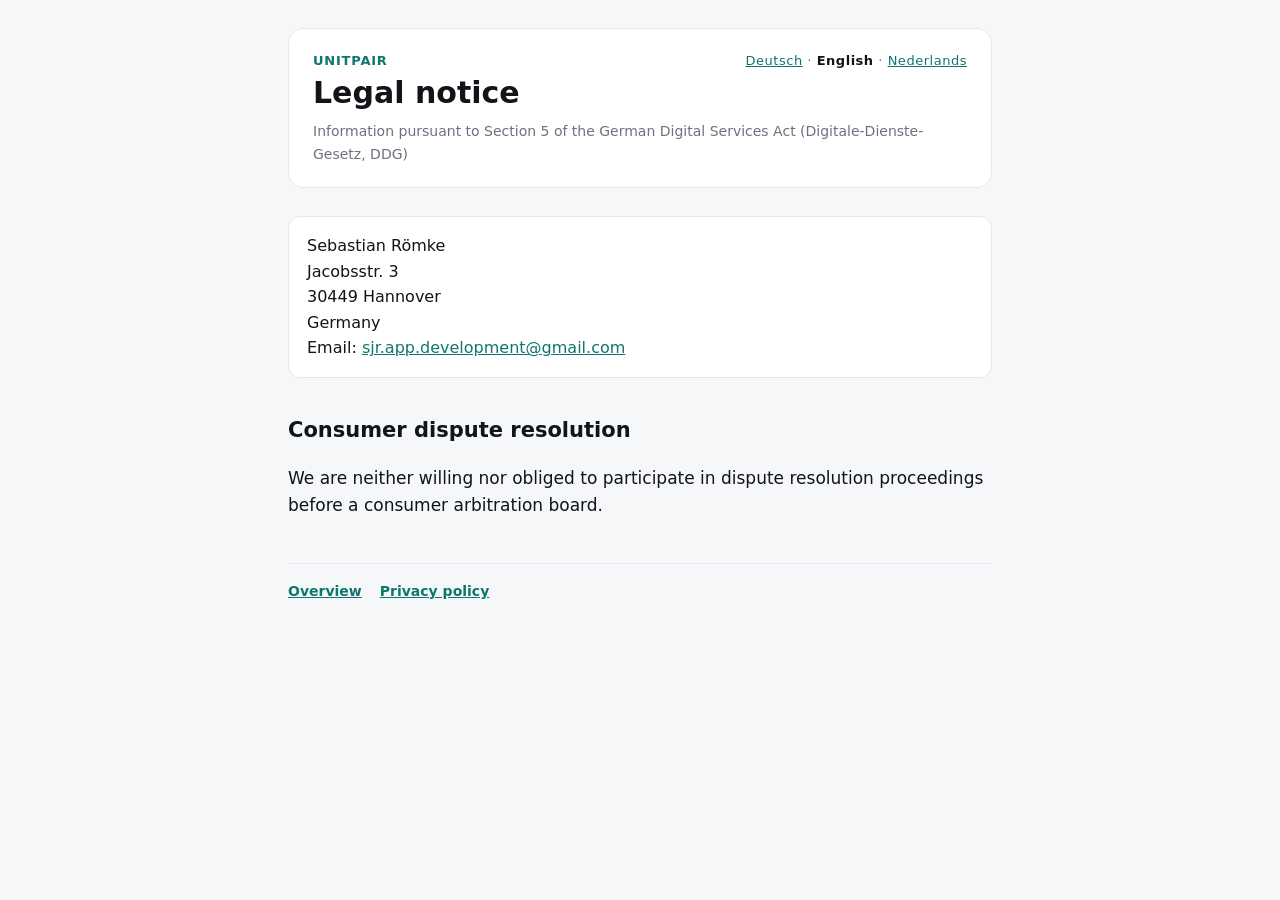
<file: en/impressum.html>
<!DOCTYPE html>
<html lang="en">
<head>
<meta charset="utf-8">
<meta name="viewport" content="width=device-width, initial-scale=1">
<meta name="robots" content="noindex, nofollow">
<title>Legal notice · UnitPair</title>
<link rel="icon" type="image/png" sizes="32x32" href="../favicon-32.png">
<link rel="apple-touch-icon" sizes="180x180" href="../favicon-180.png">
<link rel="stylesheet" href="../stil.css">
</head>
<body>
<main>
<header>
  <nav class="sprachen" aria-label="Language"><a href="../de/impressum.html" hreflang="de" lang="de">Deutsch</a> · <span aria-current="true">English</span> · <a href="../nl/impressum.html" hreflang="nl" lang="nl">Nederlands</a></nav>
  <div class="rubrik">UnitPair</div>
  <h1>Legal notice</h1>
  <p class="stand">Information pursuant to Section 5 of the German Digital Services Act (Digitale-Dienste-Gesetz, DDG)</p>
</header>

<address>Sebastian Römke
Jacobsstr. 3
30449 Hannover
Germany
Email: <a href="mailto:sjr.app.development@gmail.com">sjr.app.development@gmail.com</a></address>

<h2>Consumer dispute resolution</h2>

<p>We are neither willing nor obliged to participate in dispute resolution
proceedings before a consumer arbitration board.</p>

<footer>
<nav><a href="index.html">Overview</a><a href="datenschutz.html">Privacy policy</a></nav>
</footer>
</main>
</body>
</html>
</file>
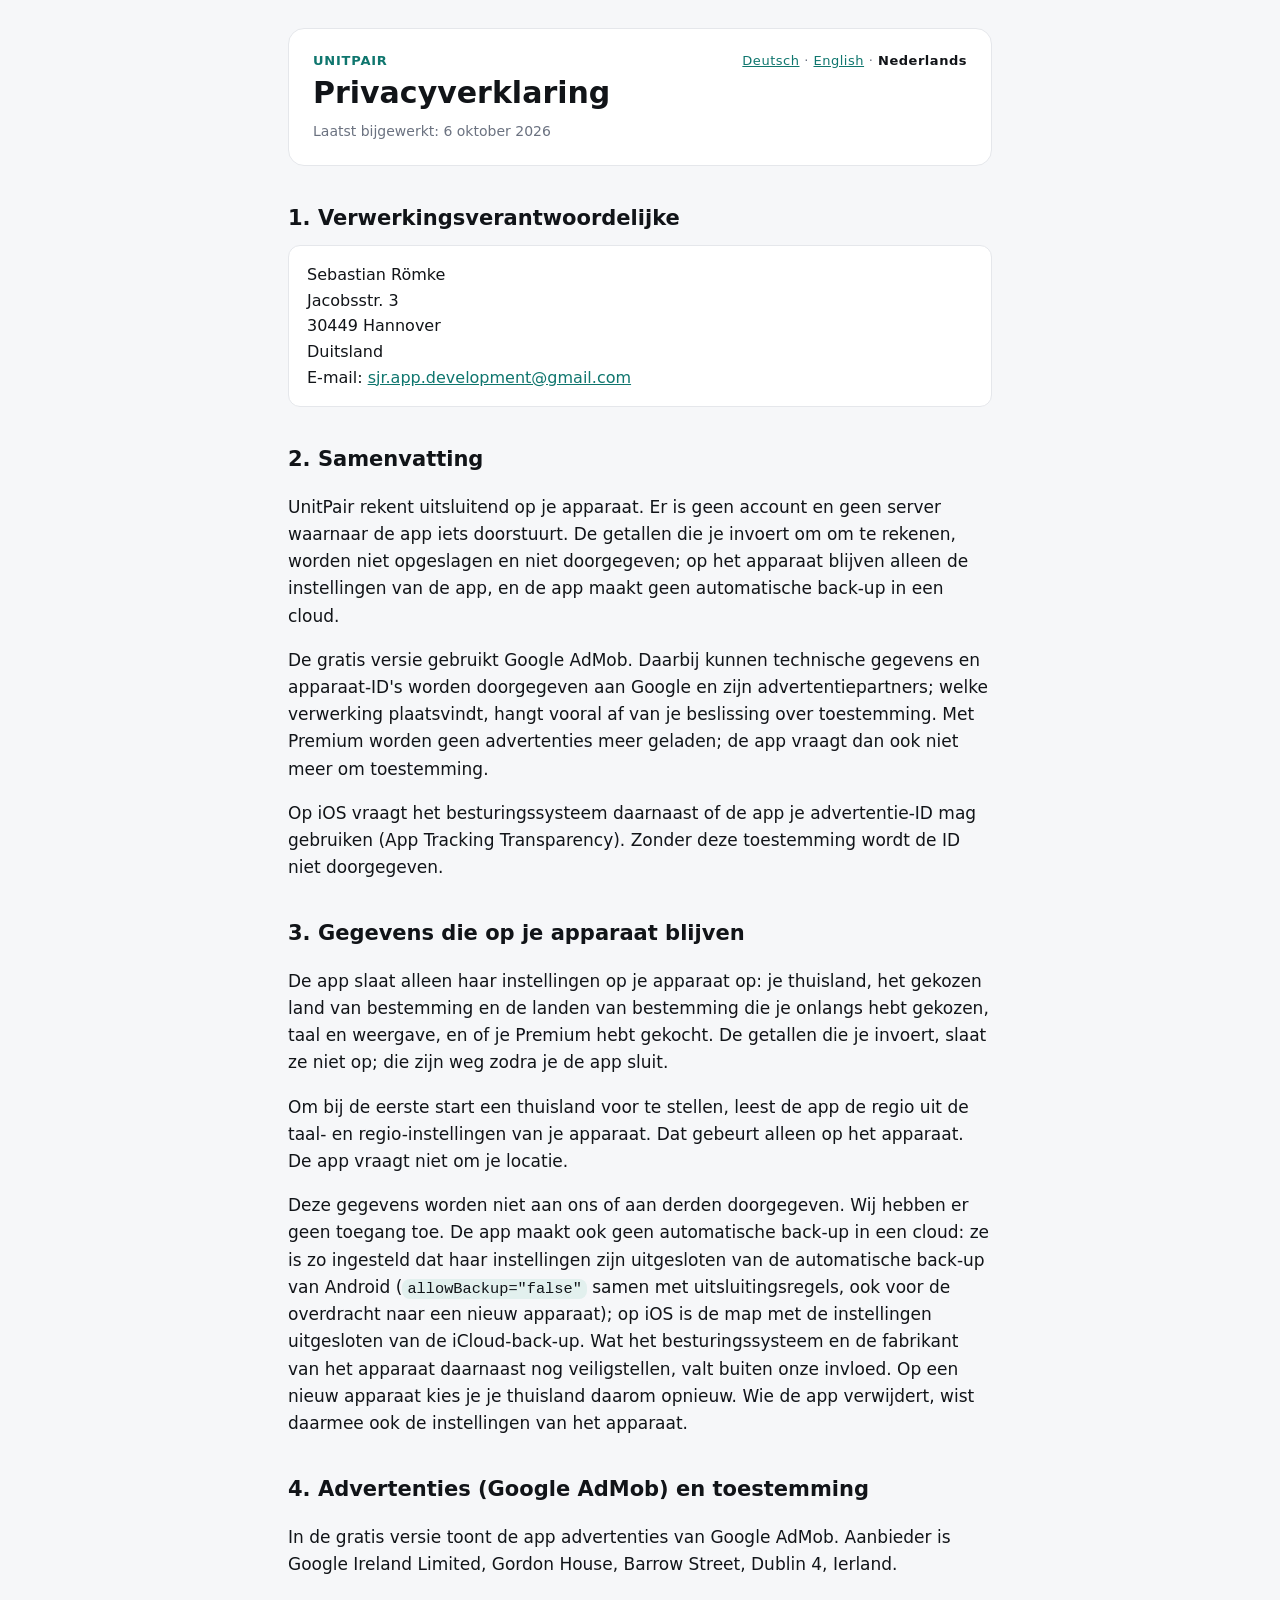
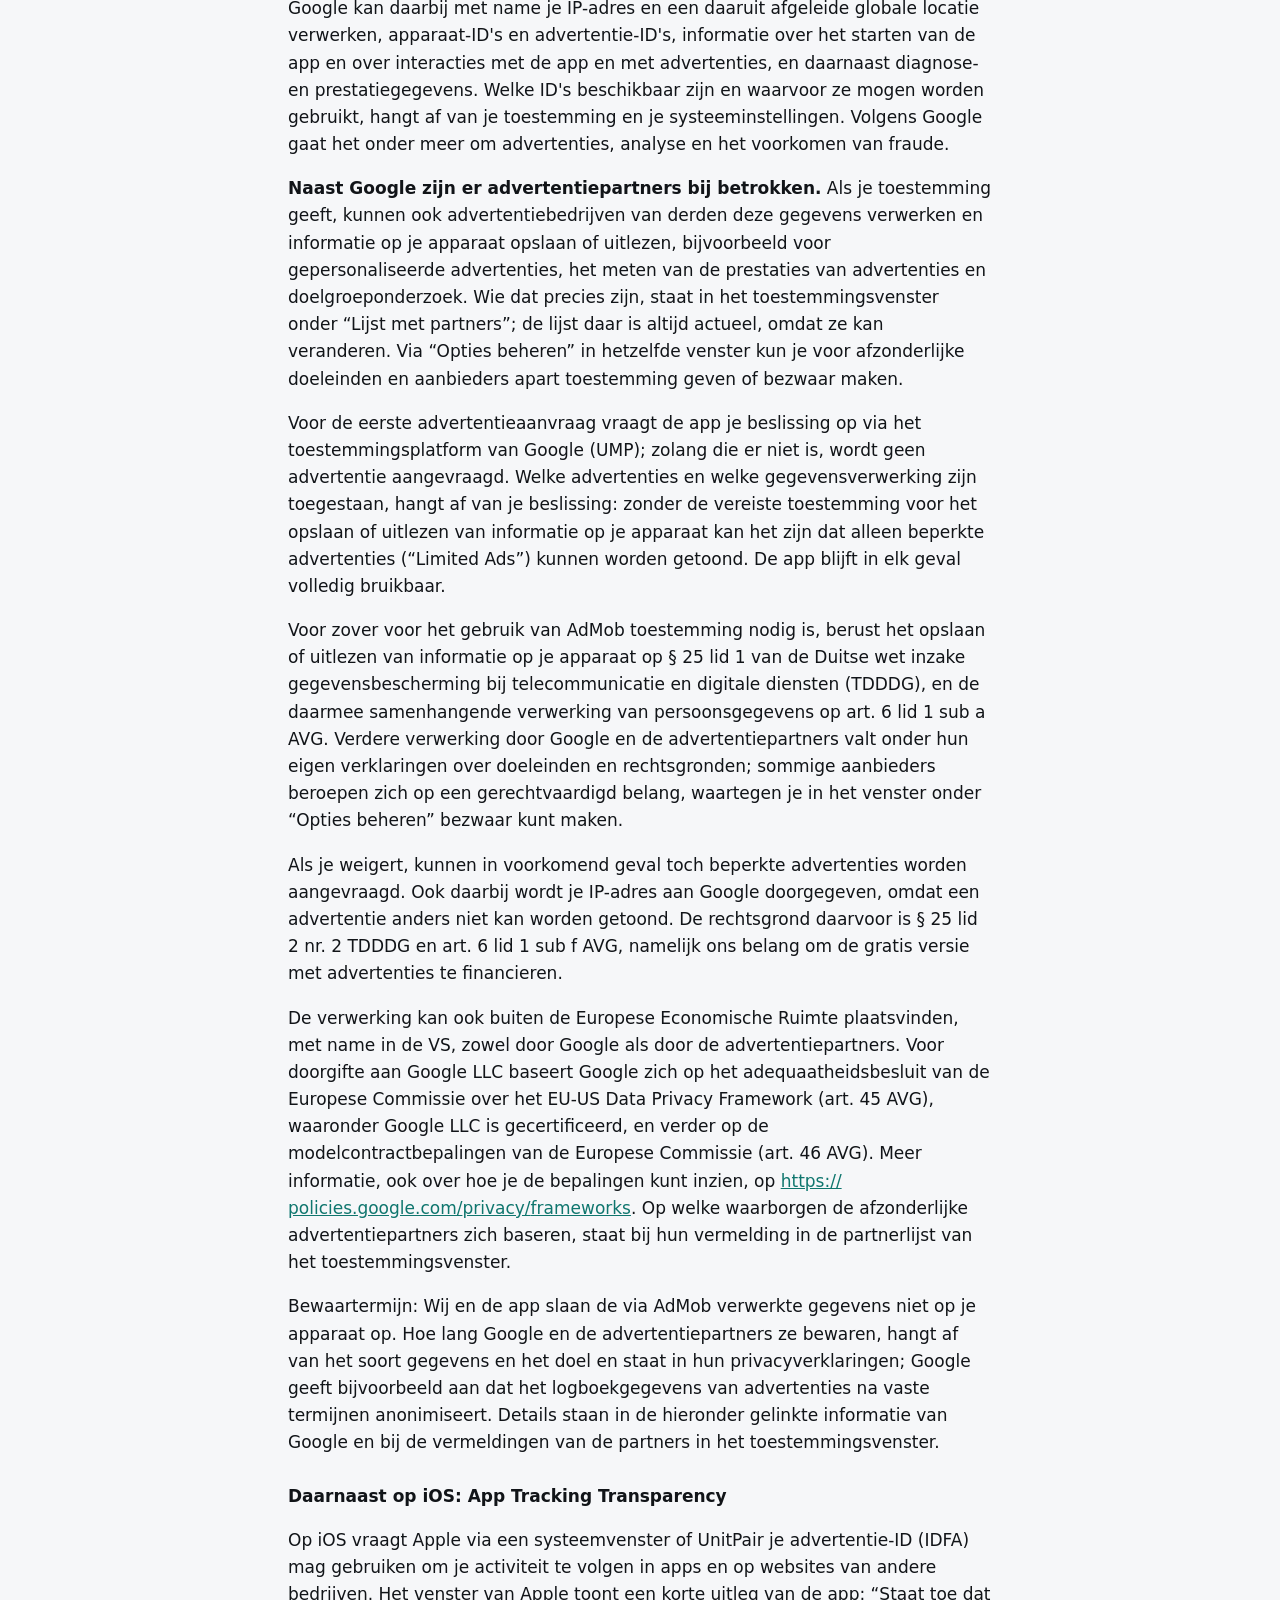
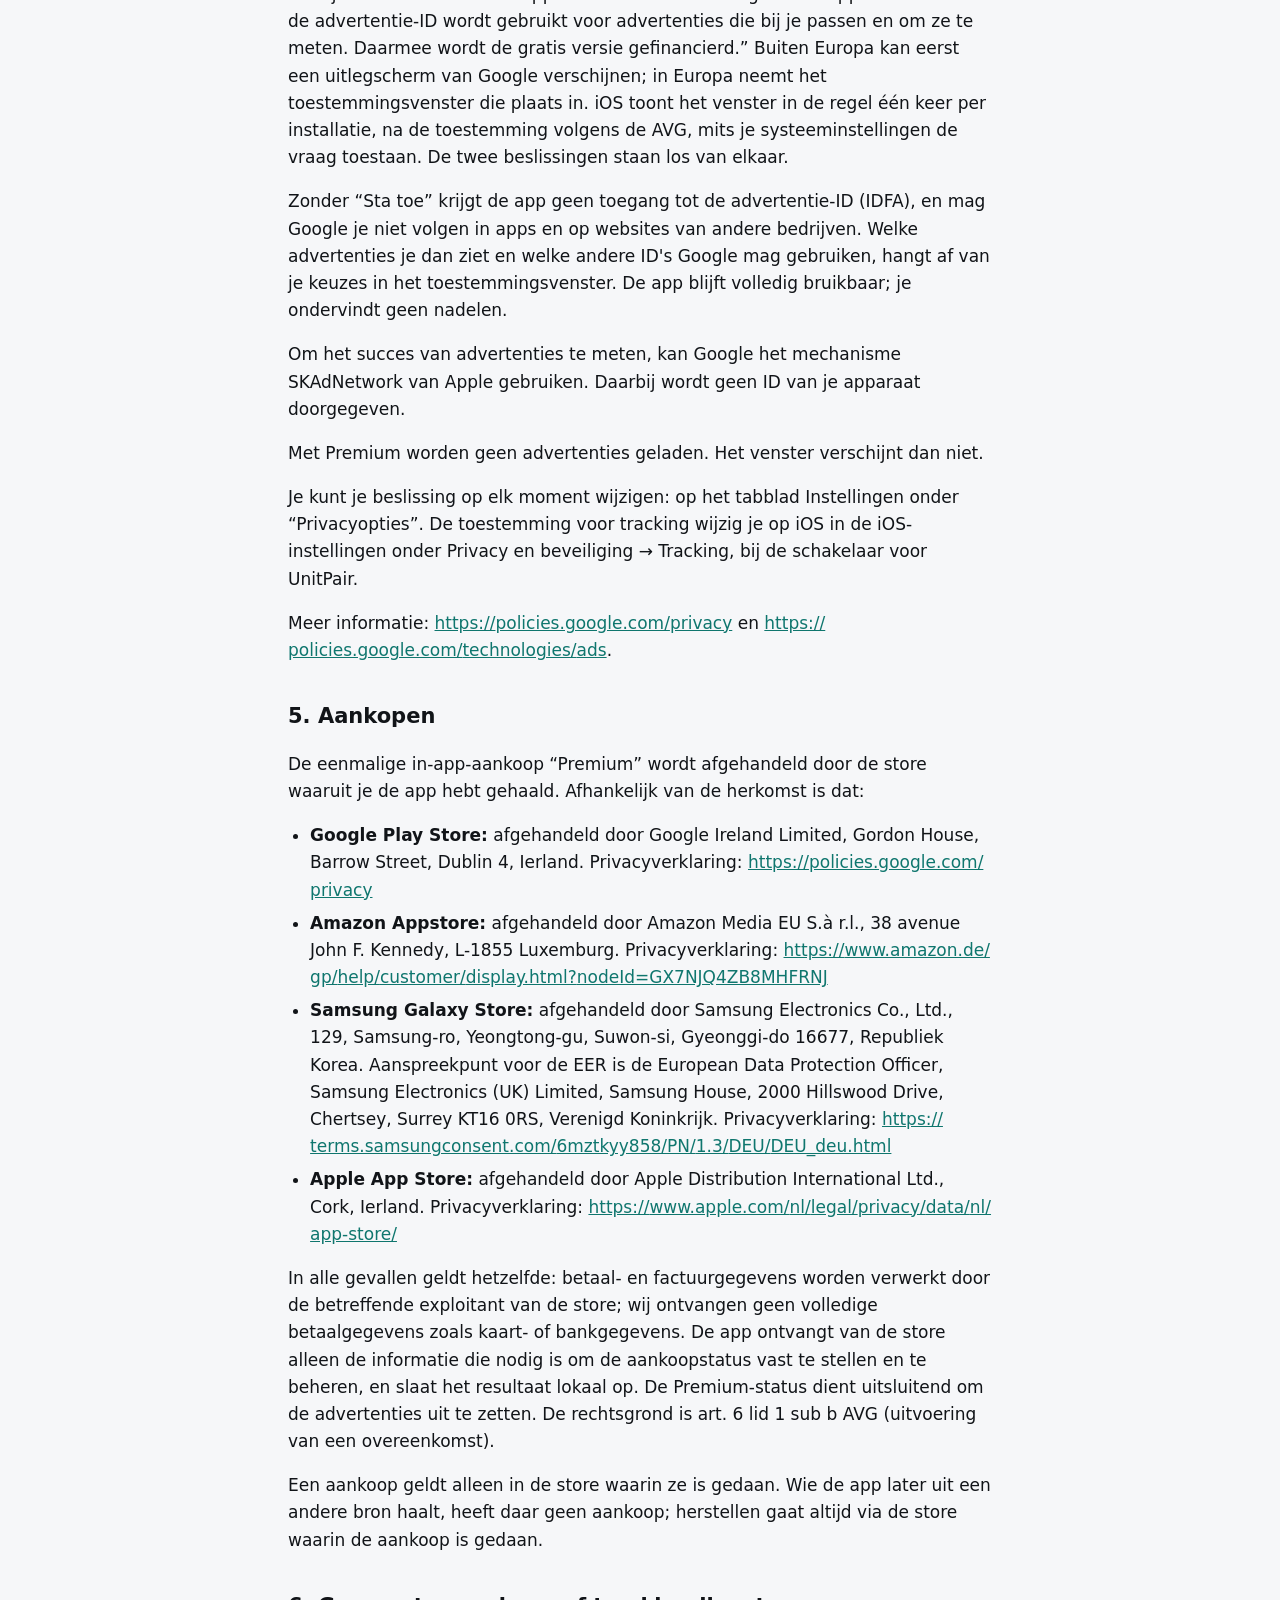
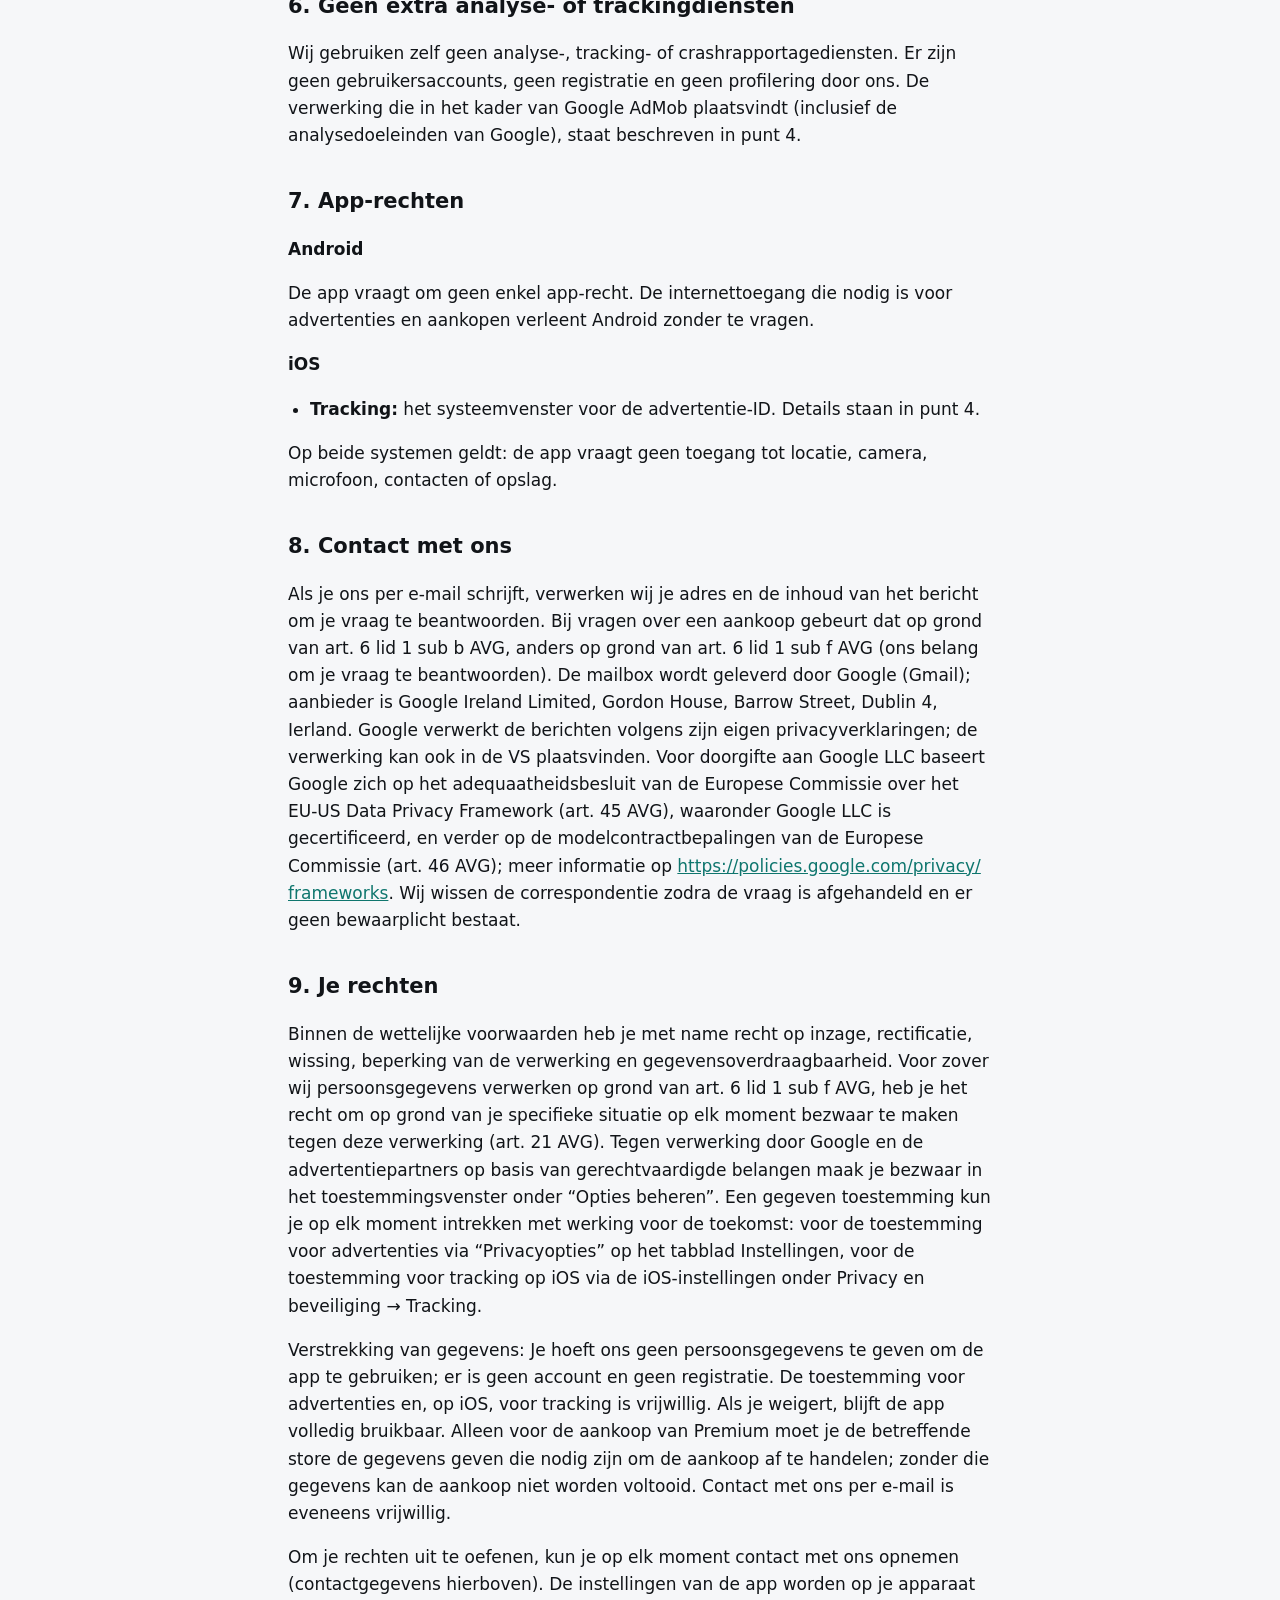
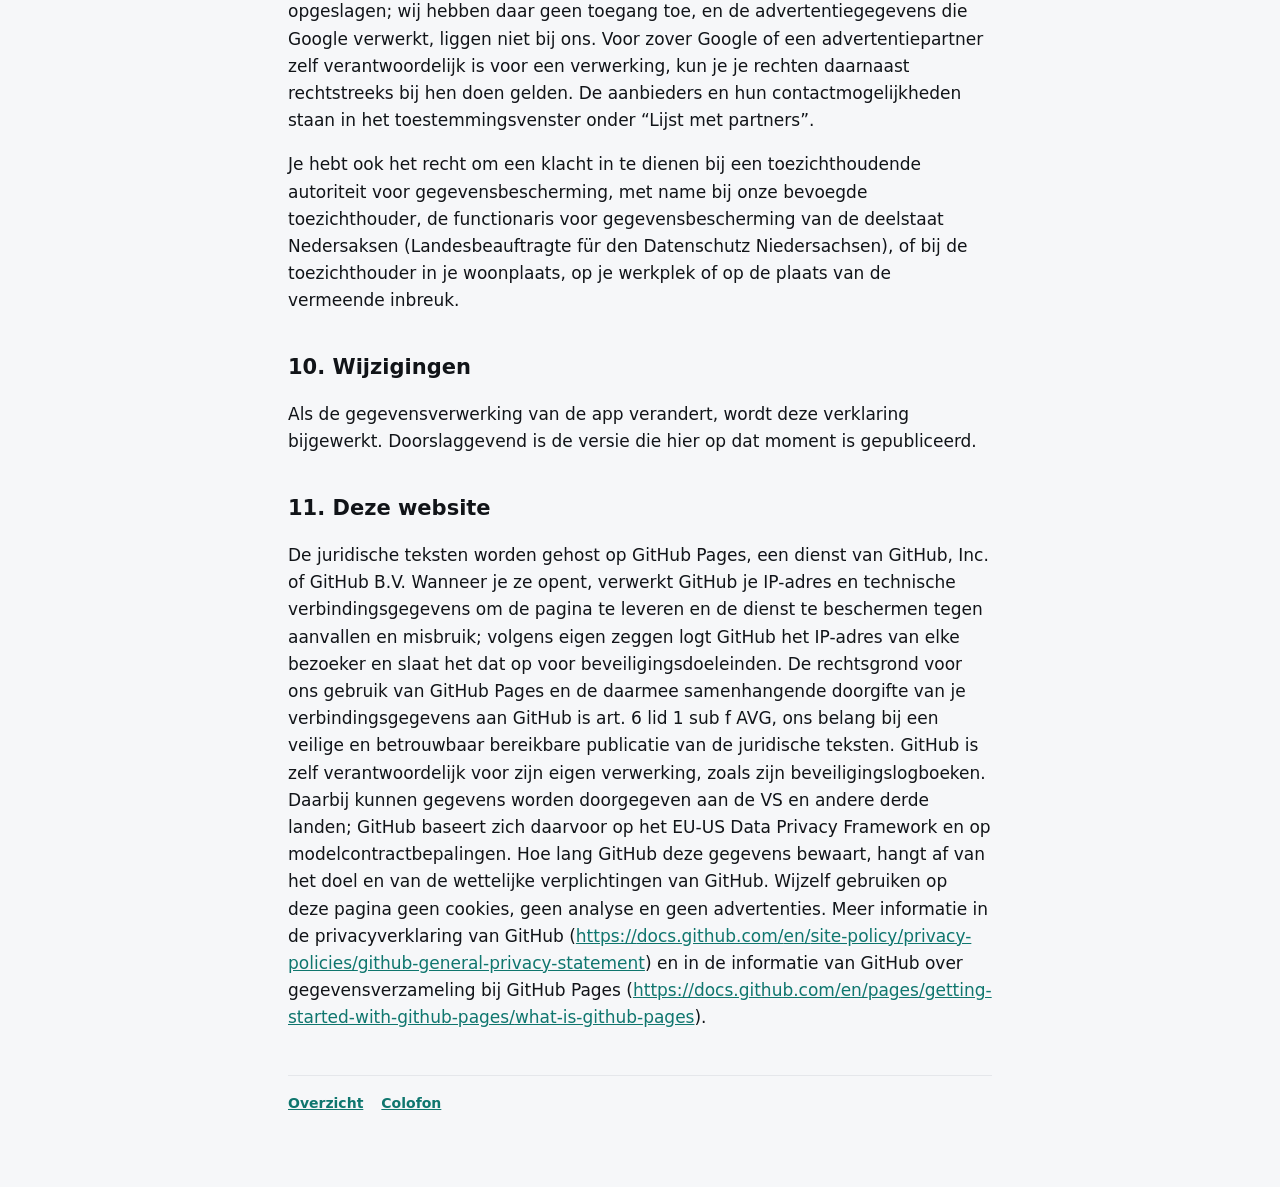
<file: nl/datenschutz.html>
<!DOCTYPE html>
<html lang="nl">
<head>
<meta charset="utf-8">
<meta name="viewport" content="width=device-width, initial-scale=1">
<meta name="robots" content="noindex, nofollow">
<title>Privacyverklaring · UnitPair</title>
<link rel="icon" type="image/png" sizes="32x32" href="../favicon-32.png">
<link rel="apple-touch-icon" sizes="180x180" href="../favicon-180.png">
<link rel="stylesheet" href="../stil.css">
</head>
<body>
<main>
<header>
  <nav class="sprachen" aria-label="Taal"><a href="../de/datenschutz.html" hreflang="de" lang="de">Deutsch</a> · <a href="../en/datenschutz.html" hreflang="en" lang="en">English</a> · <span aria-current="true">Nederlands</span></nav>
  <div class="rubrik">UnitPair</div>
  <h1>Privacyverklaring</h1>
  <p class="stand">Laatst bijgewerkt: 6 oktober 2026</p>
</header>

<h2>1. Verwerkingsverantwoordelijke</h2>
<address>Sebastian Römke
Jacobsstr. 3
30449 Hannover
Duitsland
E-mail: <a href="mailto:sjr.app.development@gmail.com">sjr.app.development@gmail.com</a></address>

<h2>2. Samenvatting</h2>
<p>UnitPair rekent uitsluitend op je apparaat. Er is geen account en geen server
waarnaar de app iets doorstuurt. De getallen die je invoert om om te rekenen,
worden niet opgeslagen en niet doorgegeven; op het apparaat blijven alleen de
instellingen van de app, en de app maakt geen automatische back-up in een
cloud.</p>

<p>De gratis versie gebruikt Google AdMob. Daarbij kunnen technische gegevens en
apparaat-ID's worden doorgegeven aan Google en zijn advertentiepartners; welke
verwerking plaatsvindt, hangt vooral af van je beslissing over toestemming.
Met Premium worden geen advertenties meer geladen; de app vraagt dan ook niet
meer om toestemming.</p>

<p>Op iOS vraagt het besturingssysteem daarnaast of de app je advertentie-ID mag
gebruiken (App Tracking Transparency). Zonder deze toestemming wordt de ID
niet doorgegeven.</p>

<h2>3. Gegevens die op je apparaat blijven</h2>
<p>De app slaat alleen haar instellingen op je apparaat op: je thuisland, het
gekozen land van bestemming en de landen van bestemming die je onlangs hebt
gekozen, taal en weergave, en of je Premium hebt gekocht. De getallen die je
invoert, slaat ze niet op; die zijn weg zodra je de app sluit.</p>

<p>Om bij de eerste start een thuisland voor te stellen, leest de app de regio
uit de taal- en regio-instellingen van je apparaat. Dat gebeurt alleen op het
apparaat. De app vraagt niet om je locatie.</p>

<p>Deze gegevens worden niet aan ons of aan derden doorgegeven. Wij hebben er
geen toegang toe. De app maakt ook geen automatische back-up in een cloud: ze
is zo ingesteld dat haar instellingen zijn uitgesloten van de automatische
back-up van Android (<code>allowBackup="false"</code> samen met uitsluitingsregels, ook
voor de overdracht naar een nieuw apparaat); op iOS is de map met de
instellingen uitgesloten van de iCloud-back-up. Wat het besturingssysteem en
de fabrikant van het apparaat daarnaast nog veiligstellen, valt buiten onze
invloed. Op een nieuw apparaat kies je je thuisland daarom opnieuw. Wie de
app verwijdert, wist daarmee ook de instellingen van het apparaat.</p>

<h2>4. Advertenties (Google AdMob) en toestemming</h2>
<p>In de gratis versie toont de app advertenties van Google AdMob. Aanbieder is
Google Ireland Limited, Gordon House, Barrow Street, Dublin 4, Ierland.</p>

<p>Google kan daarbij met name je IP-adres en een daaruit afgeleide globale
locatie verwerken, apparaat-ID's en advertentie-ID's, informatie over het
starten van de app en over interacties met de app en met advertenties, en
daarnaast diagnose- en prestatiegegevens. Welke ID's beschikbaar zijn en
waarvoor ze mogen worden gebruikt, hangt af van je toestemming en je
systeeminstellingen. Volgens Google gaat het onder meer om advertenties,
analyse en het voorkomen van fraude.</p>

<p><strong>Naast Google zijn er advertentiepartners bij betrokken.</strong> Als je
toestemming geeft, kunnen ook advertentiebedrijven van derden deze gegevens
verwerken en informatie op je apparaat opslaan of uitlezen, bijvoorbeeld voor
gepersonaliseerde advertenties, het meten van de prestaties van advertenties
en doelgroeponderzoek. Wie dat precies zijn, staat in het toestemmingsvenster
onder “Lijst met partners”; de lijst daar is altijd actueel, omdat ze kan
veranderen. Via “Opties beheren” in hetzelfde venster kun je voor afzonderlijke
doeleinden en aanbieders apart toestemming geven of bezwaar maken.</p>

<p>Voor de eerste advertentieaanvraag vraagt de app je beslissing op via het
toestemmingsplatform van Google (UMP); zolang die er niet is, wordt geen
advertentie aangevraagd. Welke advertenties en welke gegevensverwerking zijn
toegestaan, hangt af van je beslissing: zonder de vereiste toestemming voor
het opslaan of uitlezen van informatie op je apparaat kan het zijn dat alleen
beperkte advertenties (“Limited Ads”) kunnen worden getoond. De app blijft in
elk geval volledig bruikbaar.</p>

<p>Voor zover voor het gebruik van AdMob toestemming nodig is, berust het opslaan
of uitlezen van informatie op je apparaat op § 25 lid 1 van de Duitse wet
inzake gegevensbescherming bij telecommunicatie en digitale diensten
(TDDDG), en de daarmee samenhangende verwerking van persoonsgegevens op
art. 6 lid 1 sub a AVG. Verdere verwerking door Google en de
advertentiepartners valt onder hun eigen verklaringen over doeleinden en
rechtsgronden; sommige aanbieders beroepen zich op een gerechtvaardigd
belang, waartegen je in het venster onder “Opties beheren” bezwaar kunt
maken.</p>

<p>Als je weigert, kunnen in voorkomend geval toch beperkte advertenties worden
aangevraagd. Ook daarbij wordt je IP-adres aan Google doorgegeven, omdat een
advertentie anders niet kan worden getoond. De rechtsgrond daarvoor is § 25
lid 2 nr. 2 TDDDG en art. 6 lid 1 sub f AVG, namelijk ons belang om de gratis
versie met advertenties te financieren.</p>

<p>De verwerking kan ook buiten de Europese Economische Ruimte plaatsvinden, met
name in de VS, zowel door Google als door de advertentiepartners. Voor
doorgifte aan Google LLC baseert Google zich op het adequaatheidsbesluit van
de Europese Commissie over het EU-US Data Privacy Framework (art. 45 AVG),
waaronder Google LLC is gecertificeerd, en verder op de
modelcontractbepalingen van de Europese Commissie (art. 46 AVG). Meer
informatie, ook over hoe je de bepalingen kunt inzien, op
<a href="https://policies.google.com/privacy/frameworks">https://<wbr>policies.google.com/<wbr>privacy/<wbr>frameworks</a>. Op welke waarborgen de
afzonderlijke advertentiepartners zich baseren, staat bij hun vermelding in
de partnerlijst van het toestemmingsvenster.</p>

<p>Bewaartermijn: Wij en de app slaan de via AdMob verwerkte gegevens niet op je
apparaat op. Hoe lang Google en de advertentiepartners ze bewaren, hangt af
van het soort gegevens en het doel en staat in hun privacyverklaringen; Google
geeft bijvoorbeeld aan dat het logboekgegevens van advertenties na vaste
termijnen anonimiseert. Details staan in de hieronder gelinkte informatie van
Google en bij de vermeldingen van de partners in het toestemmingsvenster.</p>

<h3>Daarnaast op iOS: App Tracking Transparency</h3>
<p>Op iOS vraagt Apple via een systeemvenster of UnitPair je advertentie-ID
(IDFA) mag gebruiken om je activiteit te volgen in apps en op websites van
andere bedrijven. Het venster van Apple toont een korte uitleg van de app:
“Staat toe dat de advertentie-ID wordt gebruikt voor advertenties die bij je
passen en om ze te meten. Daarmee wordt de gratis versie gefinancierd.” Buiten
Europa kan eerst een uitlegscherm van Google verschijnen; in Europa neemt het
toestemmingsvenster die plaats in. iOS toont het venster in de regel één keer
per installatie, na de toestemming volgens de AVG, mits je
systeeminstellingen de vraag toestaan. De twee beslissingen staan los van
elkaar.</p>

<p>Zonder “Sta toe” krijgt de app geen toegang tot de advertentie-ID (IDFA), en
mag Google je niet volgen in apps en op websites van andere bedrijven. Welke
advertenties je dan ziet en welke andere ID's Google mag gebruiken, hangt af
van je keuzes in het toestemmingsvenster. De app blijft volledig bruikbaar; je
ondervindt geen nadelen.</p>

<p>Om het succes van advertenties te meten, kan Google het mechanisme
SKAdNetwork van Apple gebruiken. Daarbij wordt geen ID van je apparaat
doorgegeven.</p>

<p>Met Premium worden geen advertenties geladen. Het venster verschijnt dan
niet.</p>

<p>Je kunt je beslissing op elk moment wijzigen: op het tabblad Instellingen
onder “Privacyopties”. De toestemming voor tracking wijzig je op iOS in de
iOS-instellingen onder Privacy en beveiliging → Tracking, bij de schakelaar
voor UnitPair.</p>

<p>Meer informatie: <a href="https://policies.google.com/privacy">https://<wbr>policies.google.com/<wbr>privacy</a> en
<a href="https://policies.google.com/technologies/ads">https://<wbr>policies.google.com/<wbr>technologies/<wbr>ads</a>.</p>

<h2>5. Aankopen</h2>
<p>De eenmalige in-app-aankoop “Premium” wordt afgehandeld door de store waaruit
je de app hebt gehaald. Afhankelijk van de herkomst is dat:</p>

<ul>
<li><strong>Google Play Store:</strong> afgehandeld door Google Ireland Limited, Gordon
House, Barrow Street, Dublin 4, Ierland. Privacyverklaring:
<a href="https://policies.google.com/privacy">https://<wbr>policies.google.com/<wbr>privacy</a></li>
<li><strong>Amazon Appstore:</strong> afgehandeld door Amazon Media EU S.à r.l., 38 avenue
John F. Kennedy, L-1855 Luxemburg. Privacyverklaring:
<a href="https://www.amazon.de/gp/help/customer/display.html?nodeId=GX7NJQ4ZB8MHFRNJ">https://<wbr>www.amazon.de/<wbr>gp/<wbr>help/<wbr>customer/<wbr>display.html?<wbr>nodeId=GX7NJQ4ZB8MHFRNJ</a></li>
<li><strong>Samsung Galaxy Store:</strong> afgehandeld door Samsung Electronics Co., Ltd.,
129, Samsung-ro, Yeongtong-gu, Suwon-si, Gyeonggi-do 16677, Republiek Korea.
Aanspreekpunt voor de EER is de European Data Protection Officer, Samsung
Electronics (UK) Limited, Samsung House, 2000 Hillswood Drive, Chertsey,
Surrey KT16 0RS, Verenigd Koninkrijk. Privacyverklaring:
<a href="https://terms.samsungconsent.com/6mztkyy858/PN/1.3/DEU/DEU_deu.html">https://<wbr>terms.samsungconsent.com/<wbr>6mztkyy858/<wbr>PN/<wbr>1.3/<wbr>DEU/<wbr>DEU_deu.html</a></li>
<li><strong>Apple App Store:</strong> afgehandeld door Apple Distribution International Ltd.,
Cork, Ierland. Privacyverklaring:
<a href="https://www.apple.com/nl/legal/privacy/data/nl/app-store/">https://<wbr>www.apple.com/<wbr>nl/<wbr>legal/<wbr>privacy/<wbr>data/<wbr>nl/<wbr>app-store/</a></li>
</ul>

<p>In alle gevallen geldt hetzelfde: betaal- en factuurgegevens worden verwerkt
door de betreffende exploitant van de store; wij ontvangen geen volledige
betaalgegevens zoals kaart- of bankgegevens. De app ontvangt van de store
alleen de informatie die nodig is om de aankoopstatus vast te stellen en te
beheren, en slaat het resultaat lokaal op. De Premium-status dient
uitsluitend om de advertenties uit te zetten. De rechtsgrond is art. 6 lid 1
sub b AVG (uitvoering van een overeenkomst).</p>

<p>Een aankoop geldt alleen in de store waarin ze is gedaan. Wie de app later
uit een andere bron haalt, heeft daar geen aankoop; herstellen gaat altijd via
de store waarin de aankoop is gedaan.</p>

<h2>6. Geen extra analyse- of trackingdiensten</h2>
<p>Wij gebruiken zelf geen analyse-, tracking- of crashrapportagediensten. Er
zijn geen gebruikersaccounts, geen registratie en geen profilering door ons.
De verwerking die in het kader van Google AdMob plaatsvindt (inclusief de
analysedoeleinden van Google), staat beschreven in punt 4.</p>

<h2>7. App-rechten</h2>
<p><strong>Android</strong></p>

<p>De app vraagt om geen enkel app-recht. De internettoegang die nodig is voor
advertenties en aankopen verleent Android zonder te vragen.</p>

<p><strong>iOS</strong></p>

<ul>
<li><strong>Tracking:</strong> het systeemvenster voor de advertentie-ID. Details staan in
punt 4.</li>
</ul>

<p>Op beide systemen geldt: de app vraagt geen toegang tot locatie, camera,
microfoon, contacten of opslag.</p>

<h2>8. Contact met ons</h2>
<p>Als je ons per e-mail schrijft, verwerken wij je adres en de inhoud van het
bericht om je vraag te beantwoorden. Bij vragen over een aankoop gebeurt dat
op grond van art. 6 lid 1 sub b AVG, anders op grond van art. 6 lid 1 sub f
AVG (ons belang om je vraag te beantwoorden). De mailbox wordt geleverd door
Google (Gmail); aanbieder is Google Ireland Limited, Gordon House, Barrow
Street, Dublin 4, Ierland. Google verwerkt de berichten volgens zijn eigen
privacyverklaringen; de verwerking kan ook in de VS plaatsvinden. Voor
doorgifte aan Google LLC baseert Google zich op het adequaatheidsbesluit van
de Europese Commissie over het EU-US Data Privacy Framework (art. 45 AVG),
waaronder Google LLC is gecertificeerd, en verder op de
modelcontractbepalingen van de Europese Commissie (art. 46 AVG); meer
informatie op <a href="https://policies.google.com/privacy/frameworks">https://<wbr>policies.google.com/<wbr>privacy/<wbr>frameworks</a>. Wij wissen de
correspondentie zodra de vraag is afgehandeld en er geen bewaarplicht
bestaat.</p>

<h2>9. Je rechten</h2>
<p>Binnen de wettelijke voorwaarden heb je met name recht op inzage,
rectificatie, wissing, beperking van de verwerking en
gegevensoverdraagbaarheid. Voor zover wij persoonsgegevens verwerken op grond
van art. 6 lid 1 sub f AVG, heb je het recht om op grond van je specifieke
situatie op elk moment bezwaar te maken tegen deze verwerking (art. 21 AVG).
Tegen verwerking door Google en de advertentiepartners op basis van
gerechtvaardigde belangen maak je bezwaar in het toestemmingsvenster onder
“Opties beheren”. Een gegeven toestemming kun je op elk moment intrekken met
werking voor de toekomst: voor de toestemming voor advertenties via
“Privacyopties” op het tabblad Instellingen, voor de toestemming voor tracking
op iOS via de iOS-instellingen onder Privacy en beveiliging → Tracking.</p>

<p>Verstrekking van gegevens: Je hoeft ons geen persoonsgegevens te geven om de
app te gebruiken; er is geen account en geen registratie. De toestemming voor
advertenties en, op iOS, voor tracking is vrijwillig. Als je weigert, blijft
de app volledig bruikbaar. Alleen voor de aankoop van Premium moet je de
betreffende store de gegevens geven die nodig zijn om de aankoop af te
handelen; zonder die gegevens kan de aankoop niet worden voltooid. Contact
met ons per e-mail is eveneens vrijwillig.</p>

<p>Om je rechten uit te oefenen, kun je op elk moment contact met ons opnemen
(contactgegevens hierboven). De instellingen van de app worden op je apparaat
opgeslagen; wij hebben daar geen toegang toe, en de advertentiegegevens die
Google verwerkt, liggen niet bij ons. Voor zover Google of een
advertentiepartner zelf verantwoordelijk is voor een verwerking, kun je je
rechten daarnaast rechtstreeks bij hen doen gelden. De aanbieders en hun
contactmogelijkheden staan in het toestemmingsvenster onder “Lijst met
partners”.</p>

<p>Je hebt ook het recht om een klacht in te dienen bij een toezichthoudende
autoriteit voor gegevensbescherming, met name bij onze bevoegde
toezichthouder, de functionaris voor gegevensbescherming van de deelstaat
Nedersaksen (Landesbeauftragte für den Datenschutz Niedersachsen), of bij de
toezichthouder in je woonplaats, op je werkplek of op de plaats van de
vermeende inbreuk.</p>

<h2>10. Wijzigingen</h2>
<p>Als de gegevensverwerking van de app verandert, wordt deze verklaring
bijgewerkt. Doorslaggevend is de versie die hier op dat moment is
gepubliceerd.</p>

<h2>11. Deze website</h2>
<p>De juridische teksten worden gehost op GitHub Pages, een dienst van GitHub,
Inc. of GitHub B.V. Wanneer je ze opent, verwerkt GitHub je IP-adres en
technische verbindingsgegevens om de pagina te leveren en de dienst te
beschermen tegen aanvallen en misbruik; volgens eigen zeggen logt GitHub het
IP-adres van elke bezoeker en slaat het dat op voor beveiligingsdoeleinden.
De rechtsgrond voor ons gebruik van GitHub Pages en de daarmee samenhangende
doorgifte van je verbindingsgegevens aan GitHub is art. 6 lid 1 sub f AVG,
ons belang bij een veilige en betrouwbaar bereikbare publicatie van de
juridische teksten. GitHub is zelf verantwoordelijk voor zijn eigen
verwerking, zoals zijn beveiligingslogboeken. Daarbij kunnen gegevens worden
doorgegeven aan de VS en andere derde landen; GitHub baseert zich daarvoor op
het EU-US Data Privacy Framework en op modelcontractbepalingen. Hoe lang
GitHub deze gegevens bewaart, hangt af van het doel en van de wettelijke
verplichtingen van GitHub. Wijzelf gebruiken op deze pagina geen cookies, geen
analyse en geen advertenties. Meer informatie in de privacyverklaring van
GitHub
(<a href="https://docs.github.com/en/site-policy/privacy-policies/github-general-privacy-statement">https://<wbr>docs.github.com/<wbr>en/<wbr>site-policy/<wbr>privacy-policies/<wbr>github-general-privacy-statement</a>)
en in de informatie van GitHub over gegevensverzameling bij GitHub Pages
(<a href="https://docs.github.com/en/pages/getting-started-with-github-pages/what-is-github-pages">https://<wbr>docs.github.com/<wbr>en/<wbr>pages/<wbr>getting-started-with-github-pages/<wbr>what-is-github-pages</a>).</p>

<footer>
<nav><a href="index.html">Overzicht</a><a href="impressum.html">Colofon</a></nav>
</footer>
</main>
</body>
</html>
</file>
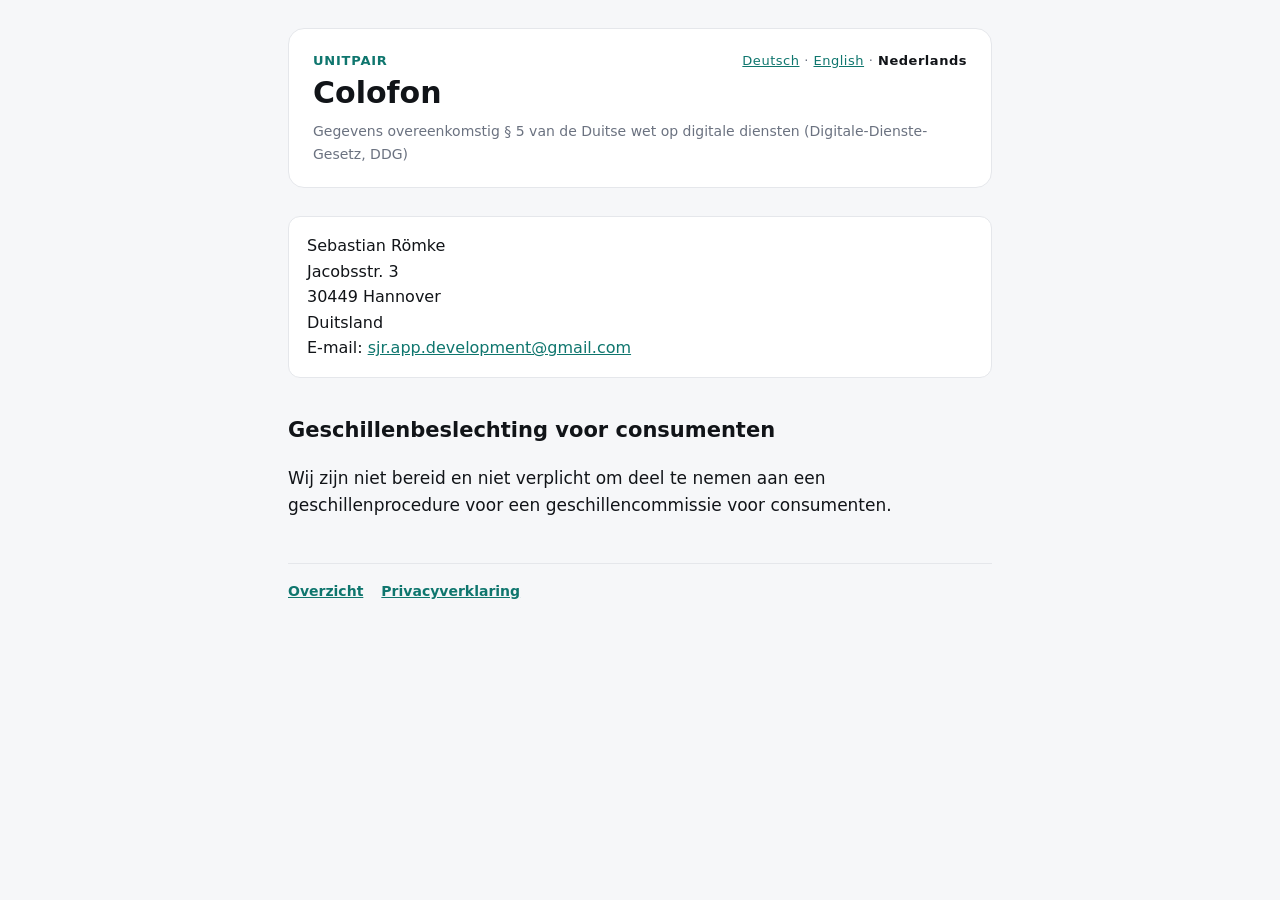
<file: nl/impressum.html>
<!DOCTYPE html>
<html lang="nl">
<head>
<meta charset="utf-8">
<meta name="viewport" content="width=device-width, initial-scale=1">
<meta name="robots" content="noindex, nofollow">
<title>Colofon · UnitPair</title>
<link rel="icon" type="image/png" sizes="32x32" href="../favicon-32.png">
<link rel="apple-touch-icon" sizes="180x180" href="../favicon-180.png">
<link rel="stylesheet" href="../stil.css">
</head>
<body>
<main>
<header>
  <nav class="sprachen" aria-label="Taal"><a href="../de/impressum.html" hreflang="de" lang="de">Deutsch</a> · <a href="../en/impressum.html" hreflang="en" lang="en">English</a> · <span aria-current="true">Nederlands</span></nav>
  <div class="rubrik">UnitPair</div>
  <h1>Colofon</h1>
  <p class="stand">Gegevens overeenkomstig § 5 van de Duitse wet op digitale diensten (Digitale-Dienste-Gesetz, DDG)</p>
</header>

<address>Sebastian Römke
Jacobsstr. 3
30449 Hannover
Duitsland
E-mail: <a href="mailto:sjr.app.development@gmail.com">sjr.app.development@gmail.com</a></address>

<h2>Geschillenbeslechting voor consumenten</h2>

<p>Wij zijn niet bereid en niet verplicht om deel te nemen aan een
geschillenprocedure voor een geschillencommissie voor consumenten.</p>

<footer>
<nav><a href="index.html">Overzicht</a><a href="datenschutz.html">Privacyverklaring</a></nav>
</footer>
</main>
</body>
</html>
</file>
<file: stil.css>
:root {
  --grund: #f6f7f9;
  --karte: #ffffff;
  --tinte: #111418;
  --tinte-leise: #6b7280;
  --petrol: #0f766e;
  --petrol-hauch: #e2f0ee;
  --kante: #e5e7eb;

  --rund-klein: 8px;
  --rund-mittel: 12px;
  --rund-gross: 16px;
}

* { box-sizing: border-box; }

body {
  margin: 0;
  padding: 28px 20px 64px;
  background: var(--grund);
  color: var(--tinte);
  font-family: system-ui, -apple-system, "Segoe UI", Roboto, "Helvetica Neue",
    Arial, sans-serif;
  font-size: 17px;
  line-height: 1.6;
  overflow-wrap: break-word;
}

main { max-width: 44rem; margin: 0 auto; }

header {
  background: var(--karte);
  border: 1px solid var(--kante);
  border-radius: var(--rund-gross);
  padding: 22px 24px;
  margin-bottom: 28px;
}

.rubrik {
  font-size: 13px;
  font-weight: 600;
  letter-spacing: 0.06em;
  text-transform: uppercase;
  color: var(--petrol);
}

h1 {
  font-size: 30px;
  line-height: 1.15;
  font-weight: 600;
  margin: 4px 0 0;
}

h2 {
  font-size: 21px;
  font-weight: 600;
  margin: 36px 0 10px;
}

h3 {
  font-size: 17px;
  font-weight: 600;
  margin: 26px 0 8px;
}

a {
  color: var(--petrol);
  overflow-wrap: anywhere;
}
a:hover { text-decoration-thickness: 2px; }

strong { font-weight: 600; }

ul { padding-left: 1.3em; }
li { margin: 6px 0; }

address {
  font-style: normal;
  background: var(--karte);
  border: 1px solid var(--kante);
  border-radius: var(--rund-mittel);
  padding: 16px 18px;
  white-space: pre-line;
  font-size: 16px;
}

.stand {
  font-size: 14px;
  font-weight: 500;
  color: var(--tinte-leise);
  margin: 10px 0 0;
}

code {
  font-family: ui-monospace, "Cascadia Mono", Consolas, monospace;
  font-size: 0.9em;
  background: var(--petrol-hauch);
  border-radius: var(--rund-klein);
  padding: 1px 5px;
}

footer {
  margin-top: 44px;
  padding-top: 16px;
  border-top: 1px solid var(--kante);
  font-size: 14px;
  color: var(--tinte-leise);
}

nav a {
  display: inline-block;
  margin: 0 18px 8px 0;
  font-weight: 600;
}

.stapel { list-style: none; padding: 0; margin: 24px 0 0; }

.stapel li { margin: 0 0 12px; }

.stapel a {
  display: block;
  background: var(--karte);
  border: 1px solid var(--kante);
  border-radius: var(--rund-mittel);
  padding: 16px 18px;
  font-weight: 600;
  text-decoration: none;
}

.stapel a:hover { background: var(--petrol-hauch); }

.sprachen {
  float: right;
  font-size: 13px;
  letter-spacing: 0.04em;
  color: var(--tinte-leise);
}
.sprachen a { margin: 0; font-weight: 400; }
.sprachen [aria-current] { color: var(--tinte); font-weight: 600; }
</file>
